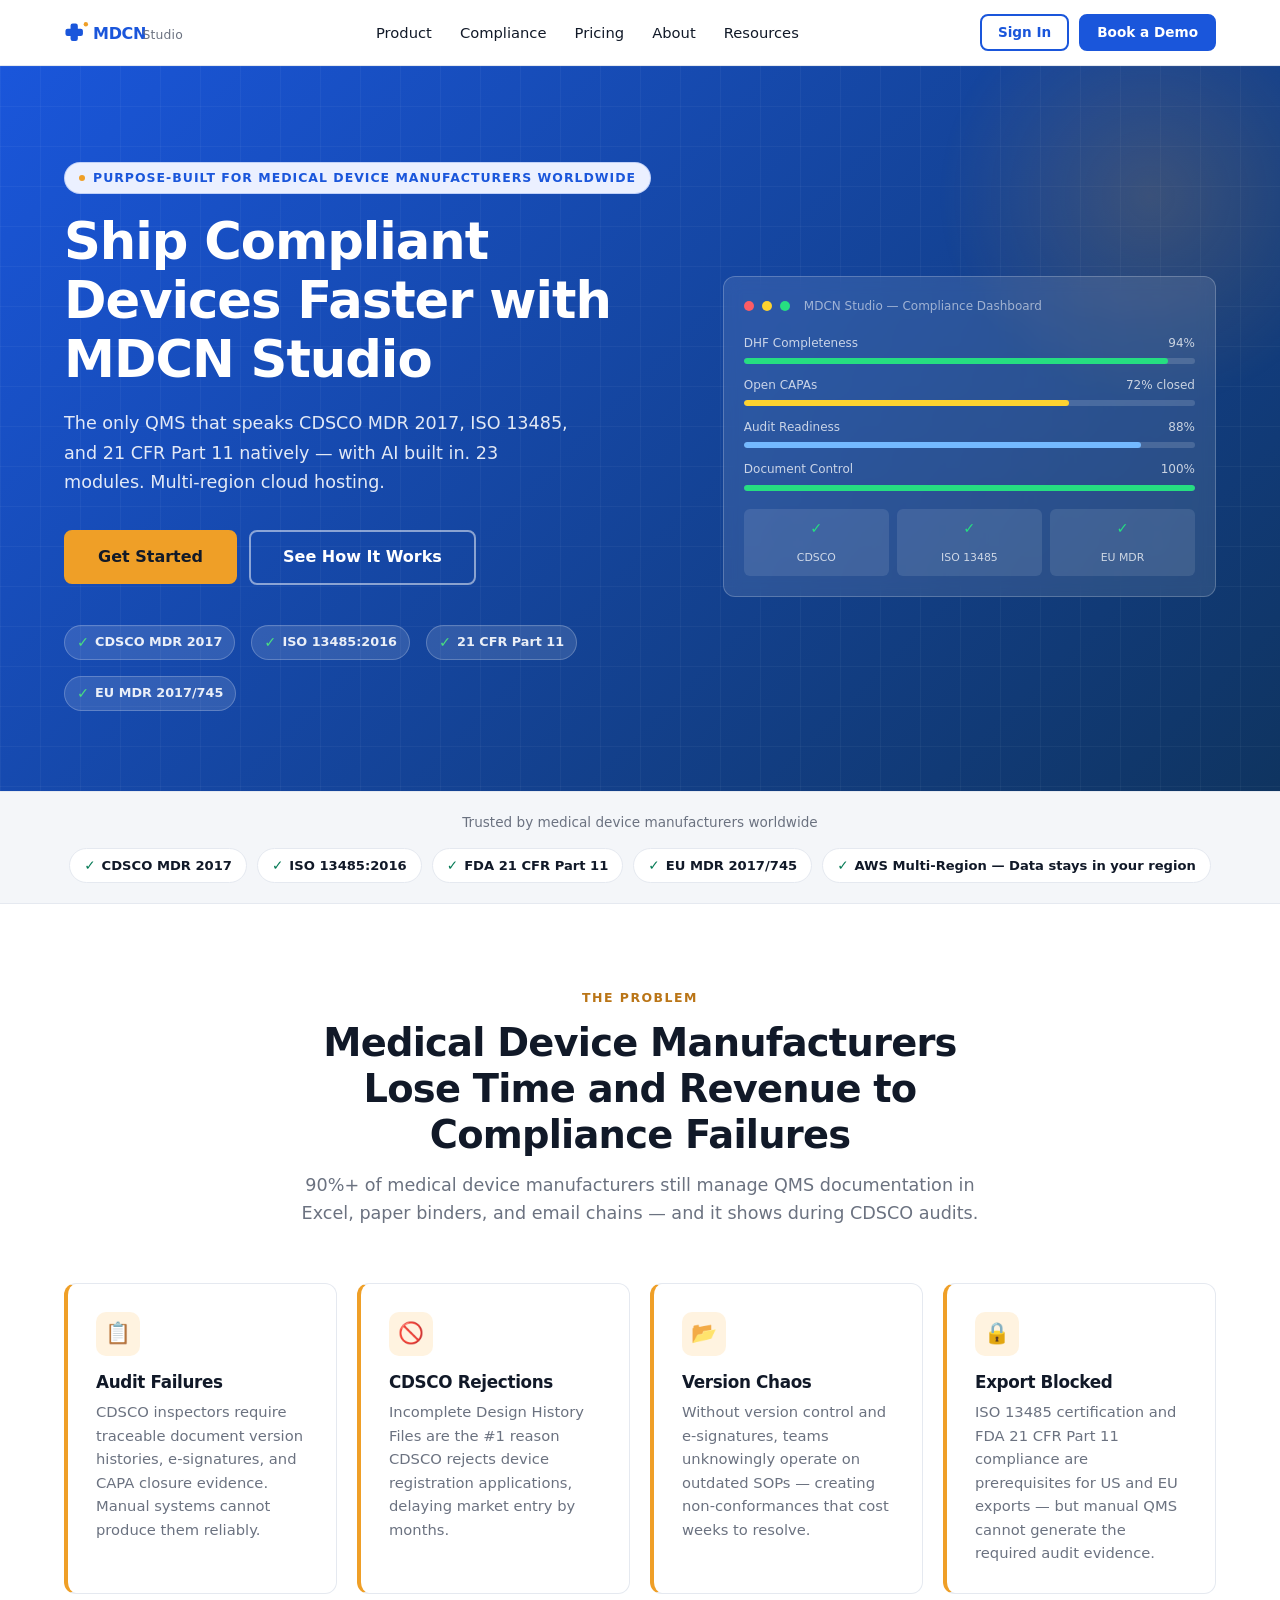
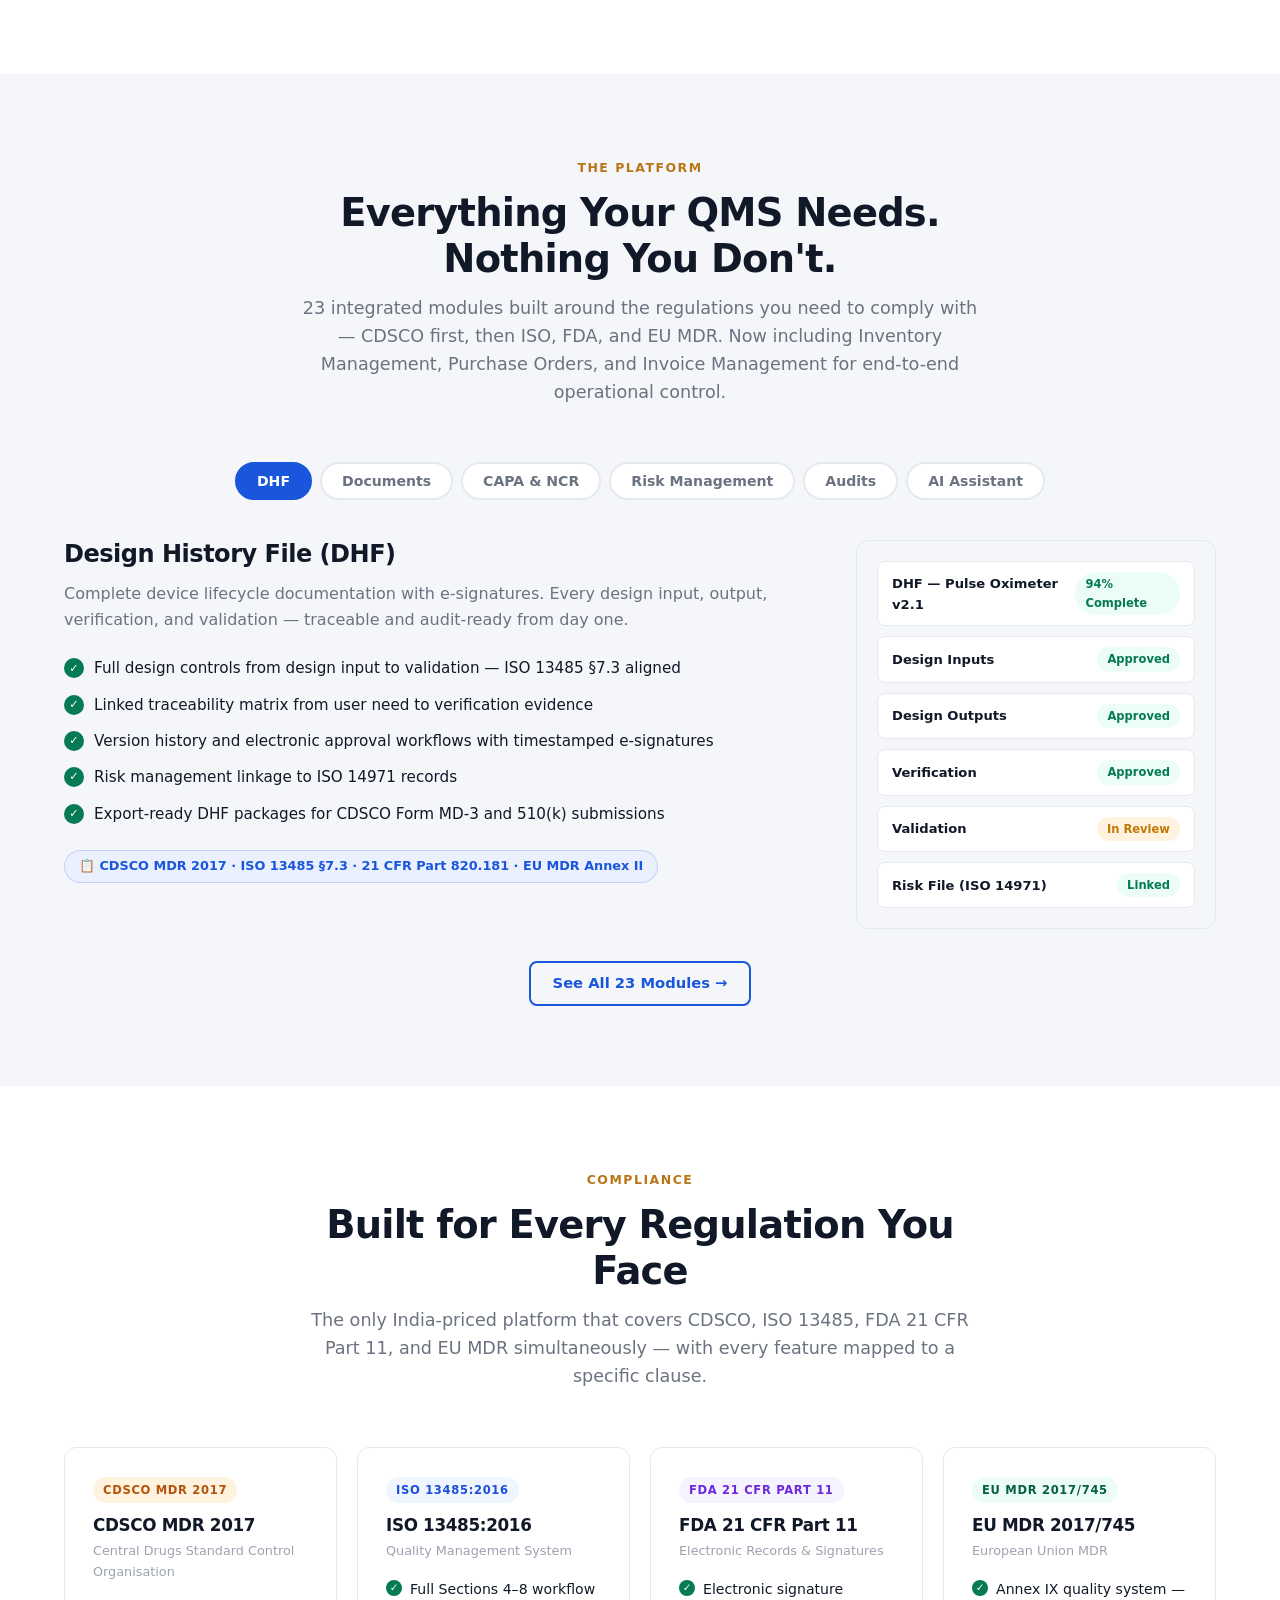
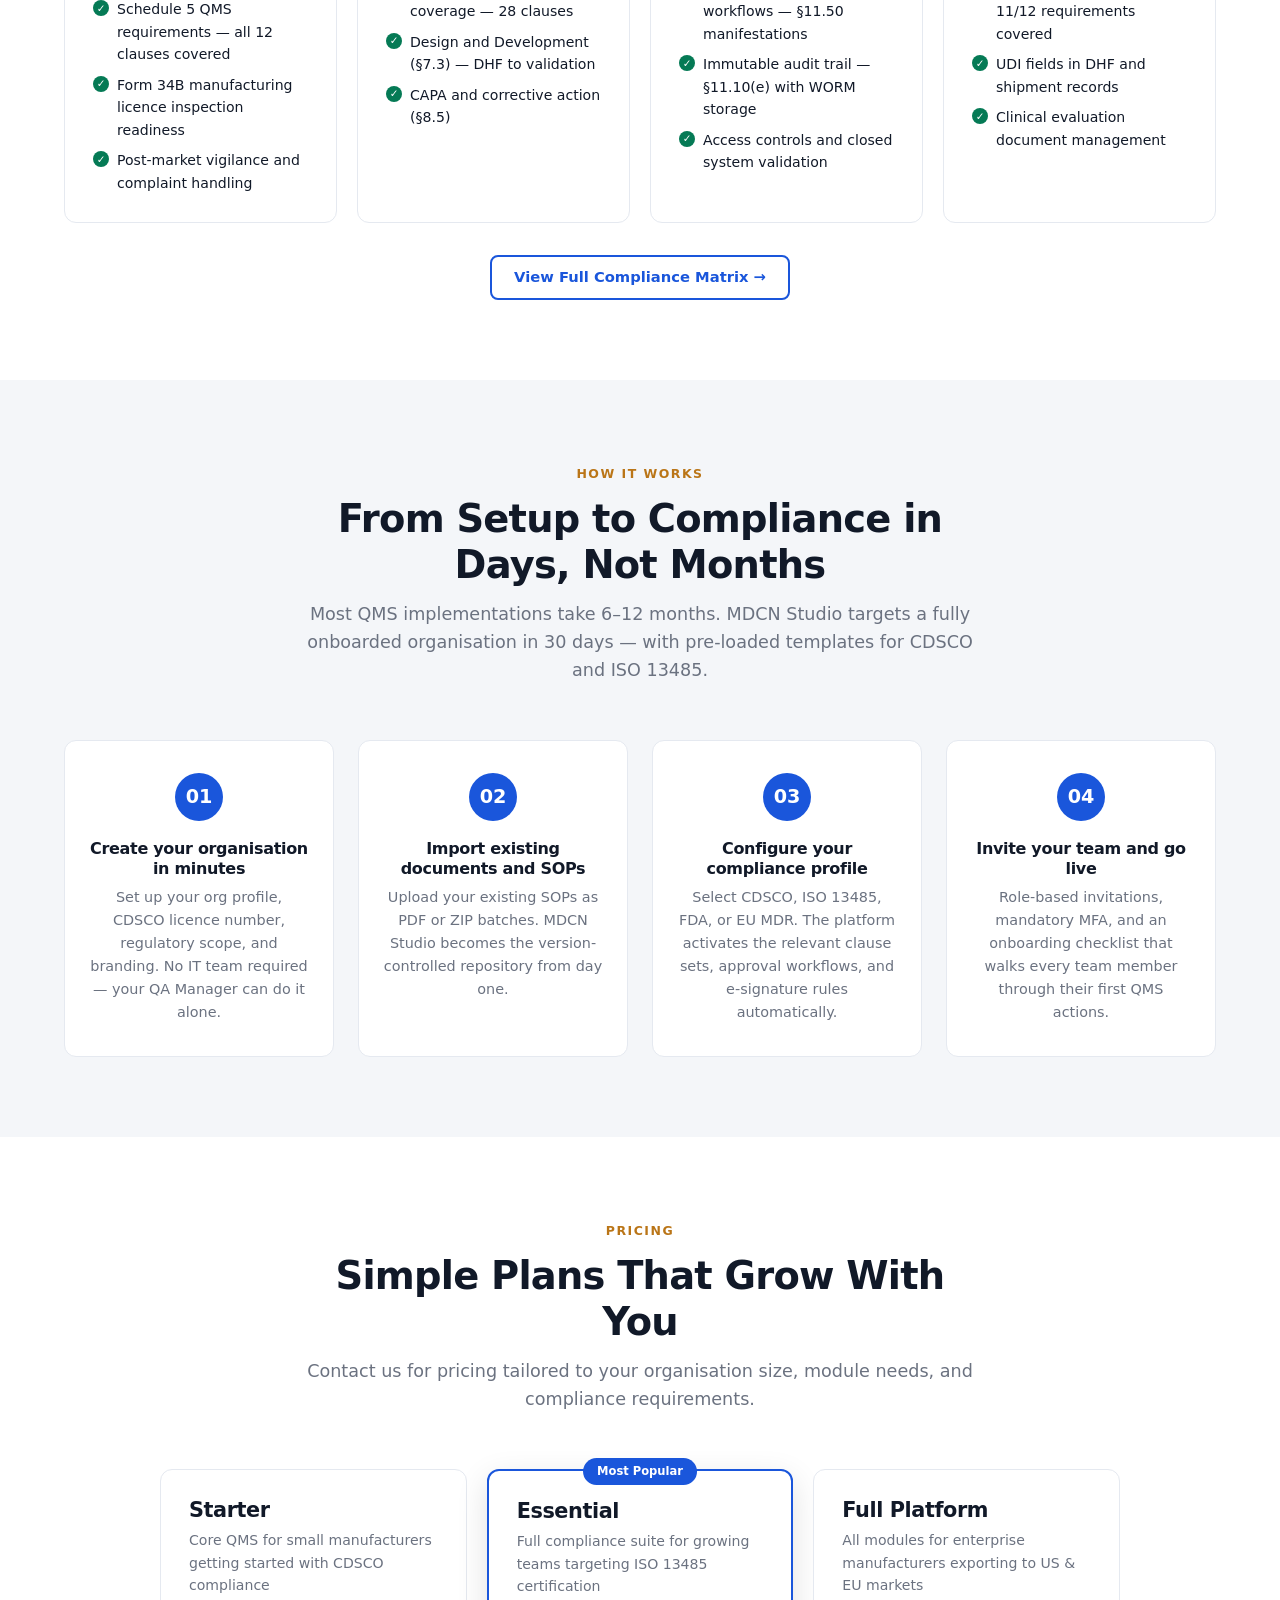
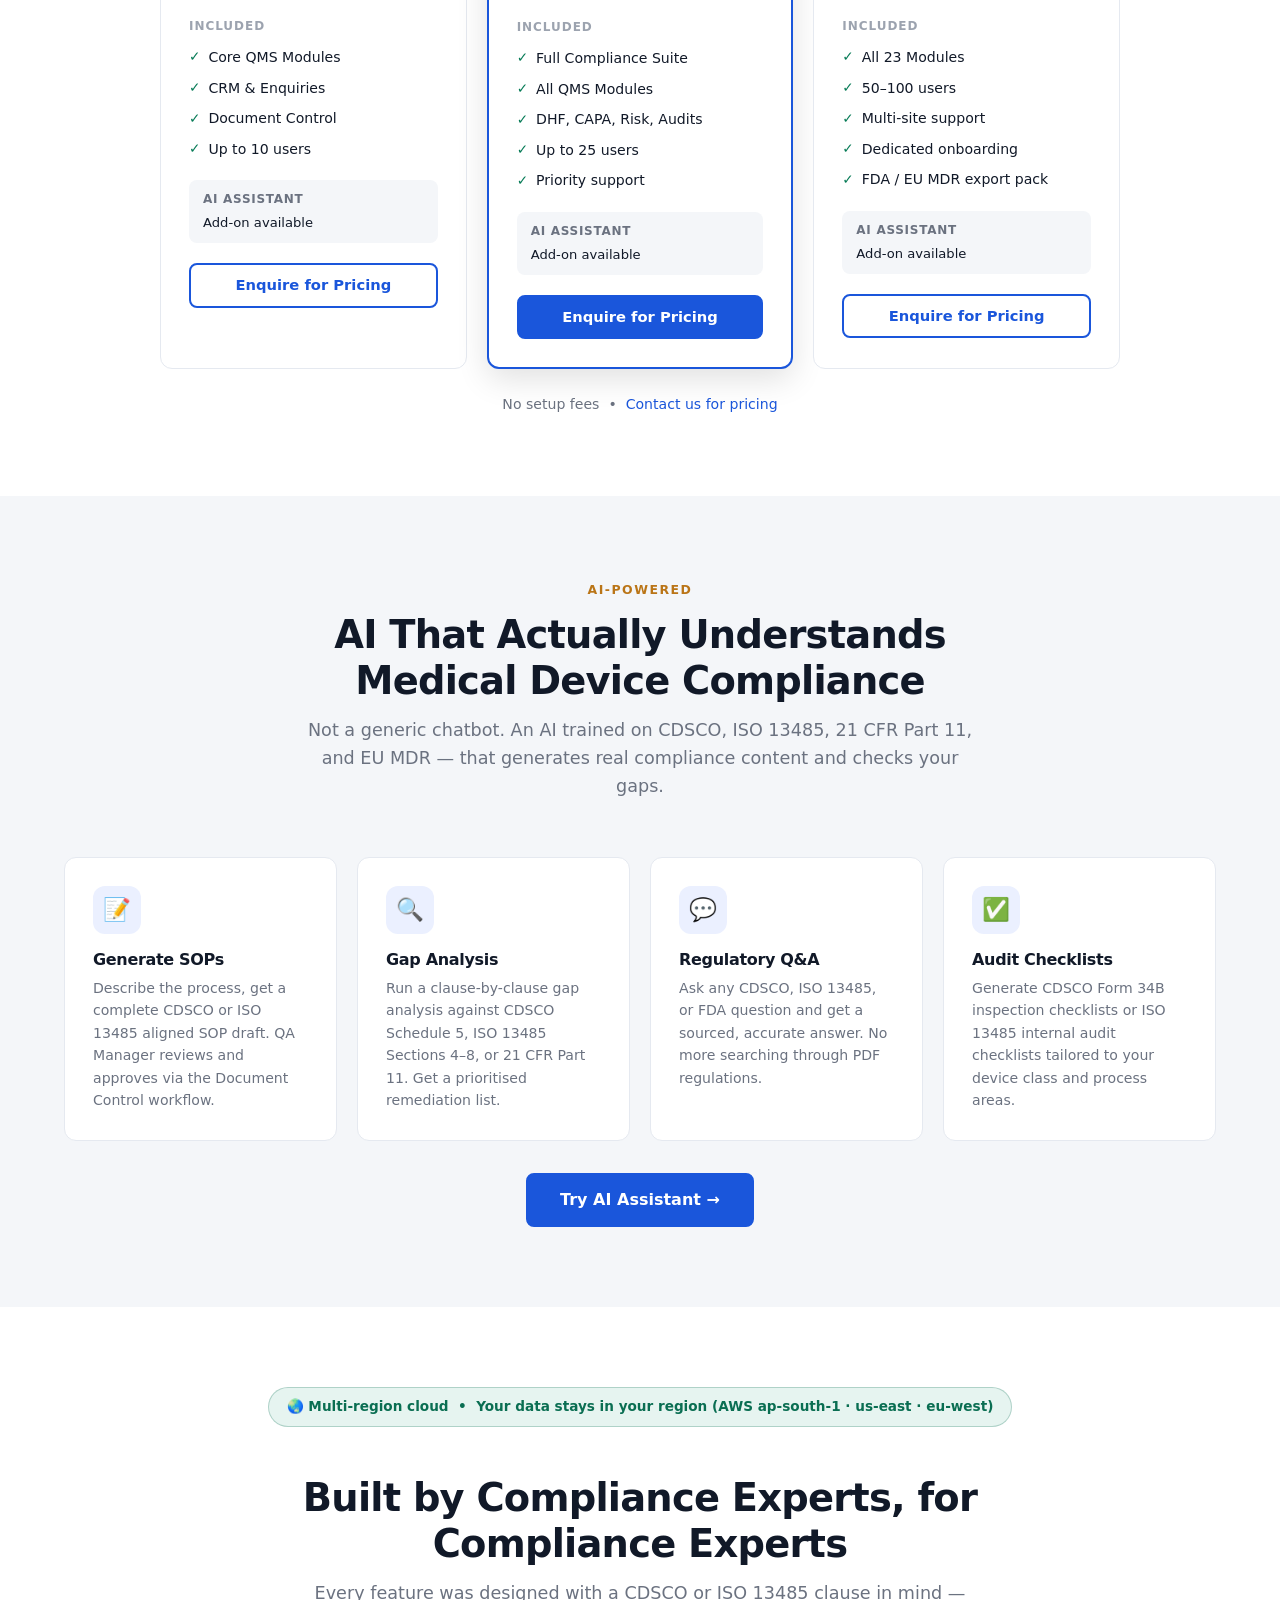
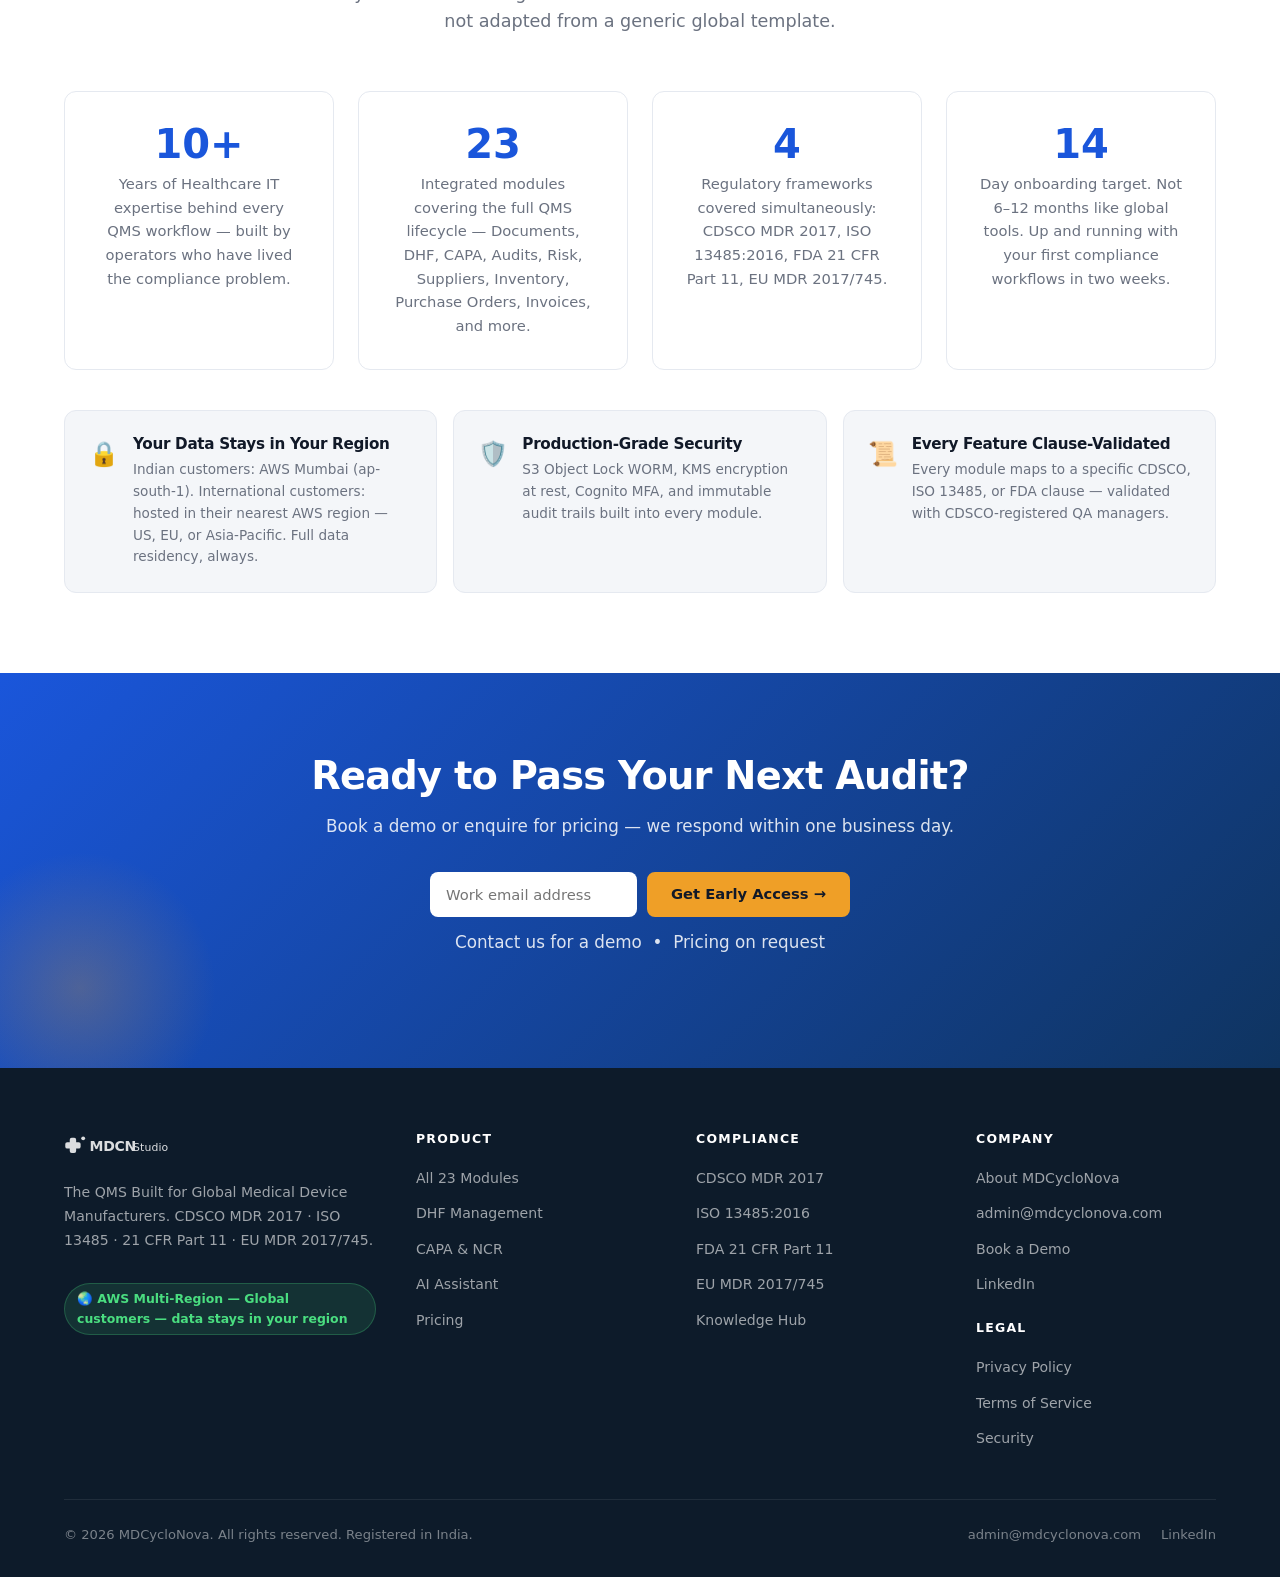
<file: index.html>
<!DOCTYPE html>
<html lang="en">
<head>
  <meta charset="UTF-8"/>
  <meta name="viewport" content="width=device-width, initial-scale=1.0"/>
  <title>MDCN Studio — The QMS Built for Global Medical Device Manufacturers</title>
  <meta name="description" content="MDCN Studio by MDCycloNova: a cloud-native QMS purpose-built for CDSCO MDR 2017, ISO 13485, FDA 21 CFR Part 11, and EU MDR. 23 modules. Multi-region cloud hosting."/>
  <meta name="keywords" content="CDSCO MDR 2017, ISO 13485, medical device QMS India, 21 CFR Part 11, MDCN Studio, MDCycloNova, medical device compliance software"/>
  <meta property="og:title" content="MDCN Studio — The QMS Built for Global Medical Device Manufacturers"/>
  <meta property="og:description" content="CDSCO MDR 2017 · ISO 13485 · 21 CFR Part 11 · EU MDR — all in one platform. Multi-region cloud. Data stays in your region."/>
  <meta property="og:type" content="website"/>
  <meta name="twitter:card" content="summary_large_image"/>
  <link rel="icon" type="image/svg+xml" href="data:image/svg+xml,%3Csvg xmlns='http://www.w3.org/2000/svg' viewBox='0 0 32 32'%3E%3Crect x='4' y='12' width='24' height='8' rx='2' fill='%231A56DB'/%3E%3Crect x='12' y='4' width='8' height='24' rx='2' fill='%231A56DB'/%3E%3C/svg%3E"/>
  <link rel="stylesheet" href="assets/style.css"/>
</head>
<body>

<!-- ============================================================
     NAVIGATION
     ============================================================ -->
<header class="navbar" id="navbar">
  <div class="nav-inner">
    <a href="index.html" class="logo" aria-label="MDCN Studio home">
      <img src="assets/mdcn-logo.svg" alt="MDCN Studio" class="logo-img"/>
    </a>
    <nav aria-label="Main navigation">
      <ul class="nav-links" id="navLinks">
        <li><a href="features.html">Product</a></li>
        <li><a href="compliance.html">Compliance</a></li>
        <li><a href="pricing.html">Pricing</a></li>
        <li><a href="about.html">About</a></li>
        <li><a href="resources.html">Resources</a></li>
      </ul>
    </nav>
    <div class="nav-cta-group">
      <a href="https://4rgdsiupne.ap-south-1.awsapprunner.com/login" class="btn btn-outline btn-sm">Sign In</a>
      <a href="mailto:admin@mdcyclonova.com?subject=Demo Request — MDCN Studio" class="btn btn-primary btn-sm">Book a Demo</a>
      <button class="nav-toggle" id="navToggle" aria-label="Toggle navigation" aria-expanded="false">
        <span></span><span></span><span></span>
      </button>
    </div>
  </div>
</header>

<!-- ============================================================
     HERO
     ============================================================ -->
<section class="hero" id="hero">
  <div class="container">
    <div class="hero-grid">
      <div class="hero-content">
        <div class="eyebrow">Purpose-Built for Medical Device Manufacturers Worldwide</div>
        <h1>Ship Compliant Devices Faster with MDCN Studio</h1>
        <p class="hero-sub">The only QMS that speaks CDSCO MDR 2017, ISO 13485, and 21 CFR Part 11 natively — with AI built in. 23 modules. Multi-region cloud hosting.</p>
        <div class="hero-actions">
          <a href="https://4rgdsiupne.ap-south-1.awsapprunner.com/login" class="btn btn-gold btn-lg">Get Started</a>
          <a href="#product" class="btn btn-ghost btn-lg">See How It Works</a>
        </div>
        <div class="hero-trust">
          <span class="trust-badge"><span class="check">✓</span> CDSCO MDR 2017</span>
          <span class="trust-badge"><span class="check">✓</span> ISO 13485:2016</span>
          <span class="trust-badge"><span class="check">✓</span> 21 CFR Part 11</span>
          <span class="trust-badge"><span class="check">✓</span> EU MDR 2017/745</span>
        </div>
      </div>

      <!-- Dashboard mockup -->
      <div class="hero-visual">
        <div class="dashboard-mock">
          <div class="mock-bar">
            <span class="mock-dot red"></span>
            <span class="mock-dot yellow"></span>
            <span class="mock-dot green"></span>
            <span class="mock-title">MDCN Studio — Compliance Dashboard</span>
          </div>
          <div class="mock-metrics">
            <div>
              <div class="mock-metric-label"><span>DHF Completeness</span><span>94%</span></div>
              <div class="mock-track"><div class="mock-fill green" style="width:94%"></div></div>
            </div>
            <div>
              <div class="mock-metric-label"><span>Open CAPAs</span><span>72% closed</span></div>
              <div class="mock-track"><div class="mock-fill yellow" style="width:72%"></div></div>
            </div>
            <div>
              <div class="mock-metric-label"><span>Audit Readiness</span><span>88%</span></div>
              <div class="mock-track"><div class="mock-fill blue" style="width:88%"></div></div>
            </div>
            <div>
              <div class="mock-metric-label"><span>Document Control</span><span>100%</span></div>
              <div class="mock-track"><div class="mock-fill green" style="width:100%"></div></div>
            </div>
          </div>
          <div class="mock-regs">
            <div class="mock-reg">
              <span class="mock-reg-check">✓</span>
              <span class="mock-reg-name">CDSCO</span>
            </div>
            <div class="mock-reg">
              <span class="mock-reg-check">✓</span>
              <span class="mock-reg-name">ISO 13485</span>
            </div>
            <div class="mock-reg">
              <span class="mock-reg-check">✓</span>
              <span class="mock-reg-name">EU MDR</span>
            </div>
          </div>
        </div>
      </div>
    </div>
  </div>
</section>

<!-- Social proof bar -->
<div class="proof-bar">
  <p>Trusted by medical device manufacturers worldwide</p>
  <div class="proof-badges">
    <span class="proof-badge"><span class="check-icon">✓</span> CDSCO MDR 2017</span>
    <span class="proof-badge"><span class="check-icon">✓</span> ISO 13485:2016</span>
    <span class="proof-badge"><span class="check-icon">✓</span> FDA 21 CFR Part 11</span>
    <span class="proof-badge"><span class="check-icon">✓</span> EU MDR 2017/745</span>
    <span class="proof-badge"><span class="check-icon">✓</span> AWS Multi-Region — Data stays in your region</span>
  </div>
</div>

<!-- ============================================================
     PROBLEM SECTION
     ============================================================ -->
<section>
  <div class="container">
    <div class="section-head">
      <span class="section-eyebrow">The Problem</span>
      <h2>Medical Device Manufacturers Lose Time and Revenue to Compliance Failures</h2>
      <p>90%+ of medical device manufacturers still manage QMS documentation in Excel, paper binders, and email chains — and it shows during CDSCO audits.</p>
    </div>
    <div class="problem-grid">
      <div class="problem-card">
        <div class="problem-icon">📋</div>
        <h3>Audit Failures</h3>
        <p>CDSCO inspectors require traceable document version histories, e-signatures, and CAPA closure evidence. Manual systems cannot produce them reliably.</p>
      </div>
      <div class="problem-card">
        <div class="problem-icon">🚫</div>
        <h3>CDSCO Rejections</h3>
        <p>Incomplete Design History Files are the #1 reason CDSCO rejects device registration applications, delaying market entry by months.</p>
      </div>
      <div class="problem-card">
        <div class="problem-icon">📂</div>
        <h3>Version Chaos</h3>
        <p>Without version control and e-signatures, teams unknowingly operate on outdated SOPs — creating non-conformances that cost weeks to resolve.</p>
      </div>
      <div class="problem-card">
        <div class="problem-icon">🔒</div>
        <h3>Export Blocked</h3>
        <p>ISO 13485 certification and FDA 21 CFR Part 11 compliance are prerequisites for US and EU exports — but manual QMS cannot generate the required audit evidence.</p>
      </div>
    </div>
  </div>
</section>

<!-- ============================================================
     PRODUCT SECTION
     ============================================================ -->
<section class="section-alt" id="product">
  <div class="container">
    <div class="section-head">
      <span class="section-eyebrow">The Platform</span>
      <h2>Everything Your QMS Needs. Nothing You Don't.</h2>
      <p>23 integrated modules built around the regulations you need to comply with — CDSCO first, then ISO, FDA, and EU MDR. Now including Inventory Management, Purchase Orders, and Invoice Management for end-to-end operational control.</p>
    </div>

    <div class="tab-nav" role="tablist">
      <button class="tab-btn active" onclick="switchTab('dhf', this)" role="tab" aria-selected="true">DHF</button>
      <button class="tab-btn" onclick="switchTab('documents', this)" role="tab">Documents</button>
      <button class="tab-btn" onclick="switchTab('capa', this)" role="tab">CAPA &amp; NCR</button>
      <button class="tab-btn" onclick="switchTab('risk', this)" role="tab">Risk Management</button>
      <button class="tab-btn" onclick="switchTab('audits', this)" role="tab">Audits</button>
      <button class="tab-btn" onclick="switchTab('ai', this)" role="tab">AI Assistant</button>
    </div>

    <!-- DHF Tab -->
    <div class="tab-panel active" id="tab-dhf">
      <div class="tab-content">
        <h3>Design History File (DHF)</h3>
        <p class="tab-desc">Complete device lifecycle documentation with e-signatures. Every design input, output, verification, and validation — traceable and audit-ready from day one.</p>
        <ul class="tab-features">
          <li>Full design controls from design input to validation — ISO 13485 §7.3 aligned</li>
          <li>Linked traceability matrix from user need to verification evidence</li>
          <li>Version history and electronic approval workflows with timestamped e-signatures</li>
          <li>Risk management linkage to ISO 14971 records</li>
          <li>Export-ready DHF packages for CDSCO Form MD-3 and 510(k) submissions</li>
        </ul>
        <span class="compliance-clause">📋 CDSCO MDR 2017 · ISO 13485 §7.3 · 21 CFR Part 820.181 · EU MDR Annex II</span>
      </div>
      <div class="tab-visual">
        <div class="tab-screen">
          <div class="screen-row"><span class="screen-label">DHF — Pulse Oximeter v2.1</span><span class="screen-badge badge-green">94% Complete</span></div>
          <div class="screen-row"><span class="screen-label">Design Inputs</span><span class="screen-badge badge-green">Approved</span></div>
          <div class="screen-row"><span class="screen-label">Design Outputs</span><span class="screen-badge badge-green">Approved</span></div>
          <div class="screen-row"><span class="screen-label">Verification</span><span class="screen-badge badge-green">Approved</span></div>
          <div class="screen-row"><span class="screen-label">Validation</span><span class="screen-badge badge-orange">In Review</span></div>
          <div class="screen-row"><span class="screen-label">Risk File (ISO 14971)</span><span class="screen-badge badge-green">Linked</span></div>
        </div>
      </div>
    </div>

    <!-- Documents Tab -->
    <div class="tab-panel" id="tab-documents">
      <div class="tab-content">
        <h3>Document Control &amp; SOPs</h3>
        <p class="tab-desc">Version-controlled SOPs, DCOs, and quality documents with multi-level approval workflows and 21 CFR Part 11 compliant e-signatures.</p>
        <ul class="tab-features">
          <li>Structured SOP authoring with templates and clause linking</li>
          <li>21 CFR Part 11 compliant electronic signatures — timestamped and tamper-evident</li>
          <li>Periodic review reminders and effective-date control</li>
          <li>Document Change Order (DCO) workflow with impact assessment</li>
          <li>CDSCO watermarks on document headers — inspection-ready by default</li>
        </ul>
        <span class="compliance-clause">📋 CDSCO Schedule 5 Para 2 · ISO 13485 §4.2.3 · 21 CFR Part 11 §11.50</span>
      </div>
      <div class="tab-visual">
        <div class="tab-screen">
          <div class="screen-row"><span class="screen-label">MDC-SOP-0042 — Sterile Packaging</span><span class="screen-badge badge-green">Effective</span></div>
          <div class="screen-row"><span class="screen-label">Rev 3.0 | Effective: 2026-01-15</span><span class="screen-badge badge-blue">CDSCO</span></div>
          <div class="screen-row"><span class="screen-label">Approver: QA Manager</span><span class="screen-badge badge-green">E-Signed</span></div>
          <div class="screen-row"><span class="screen-label">Next Review: 2027-01-15</span><span class="screen-badge badge-gray">12 months</span></div>
          <div class="screen-row"><span class="screen-label">Training required</span><span class="screen-badge badge-orange">3 pending</span></div>
        </div>
      </div>
    </div>

    <!-- CAPA Tab -->
    <div class="tab-panel" id="tab-capa">
      <div class="tab-content">
        <h3>CAPA &amp; NCR Management</h3>
        <p class="tab-desc">Corrective and preventive actions tracked from detection to verified closure. Non-conformances identified, investigated, and resolved with a full audit trail.</p>
        <ul class="tab-features">
          <li>8D methodology support — root cause through effectiveness verification</li>
          <li>Automatic CAPA creation from audit findings, NCRs, and customer complaints</li>
          <li>Due-date alerts and overdue escalation notifications</li>
          <li>Effectiveness review gate — CAPA cannot close without verification sign-off</li>
          <li>Regulatory reporting templates for CDSCO and EU MDR vigilance</li>
        </ul>
        <span class="compliance-clause">📋 CDSCO Schedule 5 Para 9 · ISO 13485 §8.5.2-3 · EU MDR Annex IX 2.11</span>
      </div>
      <div class="tab-visual">
        <div class="tab-screen">
          <div class="screen-row"><span class="screen-label">CAPA-2026-047</span><span class="screen-badge badge-orange">In Progress</span></div>
          <div class="screen-row"><span class="screen-label">Source: Audit Finding AF-2026-12</span><span class="screen-badge badge-blue">Linked</span></div>
          <div class="screen-row"><span class="screen-label">Root Cause: Process gap</span><span class="screen-badge badge-green">Analysed</span></div>
          <div class="screen-row"><span class="screen-label">Corrective Action</span><span class="screen-badge badge-green">Implemented</span></div>
          <div class="screen-row"><span class="screen-label">Effectiveness Review</span><span class="screen-badge badge-orange">Due 30 Jun</span></div>
        </div>
      </div>
    </div>

    <!-- Risk Tab -->
    <div class="tab-panel" id="tab-risk">
      <div class="tab-content">
        <h3>Risk Management</h3>
        <p class="tab-desc">ISO 14971-aligned risk register with severity/probability matrix and mitigation tracking. Linked to your DHF and post-market surveillance data.</p>
        <ul class="tab-features">
          <li>5×5 risk matrix — severity and probability scoring per ISO 14971:2019</li>
          <li>FMEA worksheets with failure mode, effect, and detection analysis</li>
          <li>Residual risk acceptability review with e-signature sign-off</li>
          <li>Linked to DHF, CAPA, and post-market surveillance records</li>
          <li>EU MDR risk classification fields for Annex IX requirements</li>
        </ul>
        <span class="compliance-clause">📋 ISO 14971:2019 · ISO 13485 §7.1 · EU MDR Annex IX 2.6</span>
      </div>
      <div class="tab-visual">
        <div class="tab-screen">
          <div class="screen-row"><span class="screen-label">RISK-2026-003 — Electrical hazard</span><span class="screen-badge badge-orange">High</span></div>
          <div class="screen-row"><span class="screen-label">Severity: 4 | Probability: 2</span><span class="screen-badge badge-blue">RPN: 8</span></div>
          <div class="screen-row"><span class="screen-label">Mitigation: Fuse + isolation</span><span class="screen-badge badge-green">Implemented</span></div>
          <div class="screen-row"><span class="screen-label">Residual Risk: Low</span><span class="screen-badge badge-green">Acceptable</span></div>
          <div class="screen-row"><span class="screen-label">RA Sign-off</span><span class="screen-badge badge-green">E-Signed</span></div>
        </div>
      </div>
    </div>

    <!-- Audits Tab -->
    <div class="tab-panel" id="tab-audits">
      <div class="tab-content">
        <h3>Audit Management</h3>
        <p class="tab-desc">Plan internal audits, host CDSCO and notified body inspections, and close out findings with full evidence capture in a single workspace.</p>
        <ul class="tab-features">
          <li>Internal audit scheduling with pre-loaded CDSCO and ISO 13485 checklists</li>
          <li>External audit hosting workflow — CDSCO Form 34B inspection-ready</li>
          <li>Finding categorisation and automatic CAPA linkage</li>
          <li>Real-time evidence packs pulled from DHF, Documents, and CAPA records</li>
          <li>Audit history dashboard for management review (ISO 13485 §5.6)</li>
        </ul>
        <span class="compliance-clause">📋 CDSCO Schedule 5 Para 10 · ISO 13485 §8.2.2 · 21 CFR Part 11 §11.10(j)</span>
      </div>
      <div class="tab-visual">
        <div class="tab-screen">
          <div class="screen-row"><span class="screen-label">Internal Audit Q2-2026</span><span class="screen-badge badge-orange">In Progress</span></div>
          <div class="screen-row"><span class="screen-label">Scope: Document Control</span><span class="screen-badge badge-blue">ISO 13485</span></div>
          <div class="screen-row"><span class="screen-label">Findings: 2 Minor, 0 Major</span><span class="screen-badge badge-orange">2 open</span></div>
          <div class="screen-row"><span class="screen-label">Evidence Pack</span><span class="screen-badge badge-green">Ready</span></div>
          <div class="screen-row"><span class="screen-label">CAPA Actions Created</span><span class="screen-badge badge-blue">Linked</span></div>
        </div>
      </div>
    </div>

    <!-- AI Tab -->
    <div class="tab-panel" id="tab-ai">
      <div class="tab-content">
        <h3>AI Assistant</h3>
        <p class="tab-desc">Generate SOPs, run compliance gap analyses, and get regulatory guidance instantly. AI that actually understands CDSCO and ISO 13485.</p>
        <ul class="tab-features">
          <li>Generate complete SOP drafts from a single prompt — ready for QA Manager review</li>
          <li>Compliance gap analysis against CDSCO, ISO 13485, or 21 CFR Part 11</li>
          <li>Regulatory Q&amp;A — ask any clause question, get a sourced answer</li>
          <li>AI-generated audit checklists tailored to your device class</li>
          <li>All AI output goes through the Document Control approval workflow before it becomes official</li>
        </ul>
        <span class="compliance-clause">📋 All regulations — AI-assisted compliance with human oversight</span>
      </div>
      <div class="tab-visual">
        <div class="tab-screen">
          <div class="screen-row"><span class="screen-label">AI Gap Analysis — ISO 13485</span><span class="screen-badge badge-green">Complete</span></div>
          <div class="screen-row"><span class="screen-label">Clauses Covered: 28/28</span><span class="screen-badge badge-green">100%</span></div>
          <div class="screen-row"><span class="screen-label">SOP Draft: MDC-SOP-0055</span><span class="screen-badge badge-orange">Awaiting Review</span></div>
          <div class="screen-row"><span class="screen-label">Regulatory Q&amp;A: §7.3</span><span class="screen-badge badge-green">Answered</span></div>
          <div class="screen-row"><span class="screen-label">Audit Checklist Generated</span><span class="screen-badge badge-blue">CDSCO Form 34B</span></div>
        </div>
      </div>
    </div>

    <div class="text-center mt-32">
      <a href="features.html" class="btn btn-outline">See All 23 Modules →</a>
    </div>
  </div>
</section>

<!-- ============================================================
     COMPLIANCE SECTION
     ============================================================ -->
<section>
  <div class="container">
    <div class="section-head">
      <span class="section-eyebrow">Compliance</span>
      <h2>Built for Every Regulation You Face</h2>
      <p>The only India-priced platform that covers CDSCO, ISO 13485, FDA 21 CFR Part 11, and EU MDR simultaneously — with every feature mapped to a specific clause.</p>
    </div>
    <div class="compliance-grid">
      <a href="compliance.html#cdsco" class="compliance-card" style="text-decoration:none;color:inherit;">
        <span class="reg-badge cdsco">CDSCO MDR 2017</span>
        <h3>CDSCO MDR 2017</h3>
        <p class="subtitle">Central Drugs Standard Control Organisation</p>
        <ul>
          <li>Schedule 5 QMS requirements — all 12 clauses covered</li>
          <li>Form 34B manufacturing licence inspection readiness</li>
          <li>Post-market vigilance and complaint handling</li>
        </ul>
      </a>
      <a href="compliance.html#iso" class="compliance-card" style="text-decoration:none;color:inherit;">
        <span class="reg-badge iso">ISO 13485:2016</span>
        <h3>ISO 13485:2016</h3>
        <p class="subtitle">Quality Management System</p>
        <ul>
          <li>Full Sections 4–8 workflow coverage — 28 clauses</li>
          <li>Design and Development (§7.3) — DHF to validation</li>
          <li>CAPA and corrective action (§8.5)</li>
        </ul>
      </a>
      <a href="compliance.html#cfr" class="compliance-card" style="text-decoration:none;color:inherit;">
        <span class="reg-badge cfr">FDA 21 CFR Part 11</span>
        <h3>FDA 21 CFR Part 11</h3>
        <p class="subtitle">Electronic Records &amp; Signatures</p>
        <ul>
          <li>Electronic signature workflows — §11.50 manifestations</li>
          <li>Immutable audit trail — §11.10(e) with WORM storage</li>
          <li>Access controls and closed system validation</li>
        </ul>
      </a>
      <a href="compliance.html#eumdr" class="compliance-card" style="text-decoration:none;color:inherit;">
        <span class="reg-badge eumdr">EU MDR 2017/745</span>
        <h3>EU MDR 2017/745</h3>
        <p class="subtitle">European Union MDR</p>
        <ul>
          <li>Annex IX quality system — 11/12 requirements covered</li>
          <li>UDI fields in DHF and shipment records</li>
          <li>Clinical evaluation document management</li>
        </ul>
      </a>
    </div>
    <div class="text-center mt-32">
      <a href="compliance.html" class="btn btn-outline">View Full Compliance Matrix →</a>
    </div>
  </div>
</section>

<!-- ============================================================
     HOW IT WORKS
     ============================================================ -->
<section class="section-alt">
  <div class="container">
    <div class="section-head">
      <span class="section-eyebrow">How It Works</span>
      <h2>From Setup to Compliance in Days, Not Months</h2>
      <p>Most QMS implementations take 6–12 months. MDCN Studio targets a fully onboarded organisation in 30 days — with pre-loaded templates for CDSCO and ISO 13485.</p>
    </div>
    <div class="steps-grid">
      <div class="step-card">
        <div class="step-num">01</div>
        <h3>Create your organisation in minutes</h3>
        <p>Set up your org profile, CDSCO licence number, regulatory scope, and branding. No IT team required — your QA Manager can do it alone.</p>
      </div>
      <div class="step-card">
        <div class="step-num">02</div>
        <h3>Import existing documents and SOPs</h3>
        <p>Upload your existing SOPs as PDF or ZIP batches. MDCN Studio becomes the version-controlled repository from day one.</p>
      </div>
      <div class="step-card">
        <div class="step-num">03</div>
        <h3>Configure your compliance profile</h3>
        <p>Select CDSCO, ISO 13485, FDA, or EU MDR. The platform activates the relevant clause sets, approval workflows, and e-signature rules automatically.</p>
      </div>
      <div class="step-card">
        <div class="step-num">04</div>
        <h3>Invite your team and go live</h3>
        <p>Role-based invitations, mandatory MFA, and an onboarding checklist that walks every team member through their first QMS actions.</p>
      </div>
    </div>
  </div>
</section>

<!-- ============================================================
     PRICING SECTION
     ============================================================ -->
<section id="pricing">
  <div class="container">
    <div class="section-head">
      <span class="section-eyebrow">Pricing</span>
      <h2>Simple Plans That Grow With You</h2>
      <p>Contact us for pricing tailored to your organisation size, module needs, and compliance requirements.</p>
    </div>
    <div class="pricing-grid">
      <!-- Starter -->
      <div class="pricing-card">
        <h3>Starter</h3>
        <p class="tier-desc">Core QMS for small manufacturers getting started with CDSCO compliance</p>
        <div class="tier-includes">
          <p>Included</p>
          <ul>
            <li><span class="chk">✓</span> Core QMS Modules</li>
            <li><span class="chk">✓</span> CRM &amp; Enquiries</li>
            <li><span class="chk">✓</span> Document Control</li>
            <li><span class="chk">✓</span> Up to 10 users</li>
          </ul>
        </div>
        <div class="ai-addon"><strong>AI Assistant</strong>Add-on available</div>
        <a href="mailto:admin@mdcyclonova.com?subject=Pricing Enquiry — Starter Plan" class="btn btn-outline" style="width:100%;justify-content:center;">Enquire for Pricing</a>
      </div>
      <!-- Essential -->
      <div class="pricing-card popular">
        <div class="popular-tag">Most Popular</div>
        <h3>Essential</h3>
        <p class="tier-desc">Full compliance suite for growing teams targeting ISO 13485 certification</p>
        <div class="tier-includes">
          <p>Included</p>
          <ul>
            <li><span class="chk">✓</span> Full Compliance Suite</li>
            <li><span class="chk">✓</span> All QMS Modules</li>
            <li><span class="chk">✓</span> DHF, CAPA, Risk, Audits</li>
            <li><span class="chk">✓</span> Up to 25 users</li>
            <li><span class="chk">✓</span> Priority support</li>
          </ul>
        </div>
        <div class="ai-addon"><strong>AI Assistant</strong>Add-on available</div>
        <a href="mailto:admin@mdcyclonova.com?subject=Pricing Enquiry — Essential Plan" class="btn btn-primary" style="width:100%;justify-content:center;">Enquire for Pricing</a>
      </div>
      <!-- Full Platform -->
      <div class="pricing-card">
        <h3>Full Platform</h3>
        <p class="tier-desc">All modules for enterprise manufacturers exporting to US &amp; EU markets</p>
        <div class="tier-includes">
          <p>Included</p>
          <ul>
            <li><span class="chk">✓</span> All 23 Modules</li>
            <li><span class="chk">✓</span> 50–100 users</li>
            <li><span class="chk">✓</span> Multi-site support</li>
            <li><span class="chk">✓</span> Dedicated onboarding</li>
            <li><span class="chk">✓</span> FDA / EU MDR export pack</li>
          </ul>
        </div>
        <div class="ai-addon"><strong>AI Assistant</strong>Add-on available</div>
        <a href="mailto:admin@mdcyclonova.com?subject=Pricing Enquiry — Full Platform" class="btn btn-outline" style="width:100%;justify-content:center;">Enquire for Pricing</a>
      </div>
    </div>
    <p class="text-center mt-24" style="font-size:0.88rem;color:var(--text-2);">
      No setup fees &nbsp;•&nbsp; <a href="mailto:admin@mdcyclonova.com">Contact us for pricing</a>
    </p>
  </div>
</section>

<!-- ============================================================
     AI ASSISTANT SECTION
     ============================================================ -->
<section class="section-alt">
  <div class="container">
    <div class="section-head">
      <span class="section-eyebrow">AI-Powered</span>
      <h2>AI That Actually Understands Medical Device Compliance</h2>
      <p>Not a generic chatbot. An AI trained on CDSCO, ISO 13485, 21 CFR Part 11, and EU MDR — that generates real compliance content and checks your gaps.</p>
    </div>
    <div class="ai-grid">
      <div class="ai-card">
        <div class="ai-icon">📝</div>
        <h3>Generate SOPs</h3>
        <p>Describe the process, get a complete CDSCO or ISO 13485 aligned SOP draft. QA Manager reviews and approves via the Document Control workflow.</p>
      </div>
      <div class="ai-card">
        <div class="ai-icon">🔍</div>
        <h3>Gap Analysis</h3>
        <p>Run a clause-by-clause gap analysis against CDSCO Schedule 5, ISO 13485 Sections 4–8, or 21 CFR Part 11. Get a prioritised remediation list.</p>
      </div>
      <div class="ai-card">
        <div class="ai-icon">💬</div>
        <h3>Regulatory Q&amp;A</h3>
        <p>Ask any CDSCO, ISO 13485, or FDA question and get a sourced, accurate answer. No more searching through PDF regulations.</p>
      </div>
      <div class="ai-card">
        <div class="ai-icon">✅</div>
        <h3>Audit Checklists</h3>
        <p>Generate CDSCO Form 34B inspection checklists or ISO 13485 internal audit checklists tailored to your device class and process areas.</p>
      </div>
    </div>
    <div class="text-center mt-32">
      <a href="https://4rgdsiupne.ap-south-1.awsapprunner.com/login" class="btn btn-primary btn-lg">Try AI Assistant →</a>
    </div>
  </div>
</section>

<!-- ============================================================
     TRUST SECTION
     ============================================================ -->
<section>
  <div class="container">
    <div class="india-badge">🌏 Multi-region cloud &nbsp;•&nbsp; Your data stays in your region (AWS ap-south-1 · us-east · eu-west)</div>
    <div class="section-head">
      <h2>Built by Compliance Experts, for Compliance Experts</h2>
      <p>Every feature was designed with a CDSCO or ISO 13485 clause in mind — not adapted from a generic global template.</p>
    </div>
    <div class="trust-grid">
      <div class="trust-card">
        <div class="trust-num">10+</div>
        <p>Years of Healthcare IT expertise behind every QMS workflow — built by operators who have lived the compliance problem.</p>
      </div>
      <div class="trust-card">
        <div class="trust-num">23</div>
        <p>Integrated modules covering the full QMS lifecycle — Documents, DHF, CAPA, Audits, Risk, Suppliers, Inventory, Purchase Orders, Invoices, and more.</p>
      </div>
      <div class="trust-card">
        <div class="trust-num">4</div>
        <p>Regulatory frameworks covered simultaneously: CDSCO MDR 2017, ISO 13485:2016, FDA 21 CFR Part 11, EU MDR 2017/745.</p>
      </div>
      <div class="trust-card">
        <div class="trust-num">14</div>
        <p>Day onboarding target. Not 6–12 months like global tools. Up and running with your first compliance workflows in two weeks.</p>
      </div>
    </div>

    <div style="margin-top:40px;display:grid;grid-template-columns:repeat(auto-fit,minmax(280px,1fr));gap:16px;">
      <div style="background:var(--bg);border:1px solid var(--border);border-radius:var(--radius-md);padding:24px;display:flex;align-items:flex-start;gap:14px;">
        <div style="font-size:1.5rem;flex-shrink:0;">🔒</div>
        <div>
          <h4 style="font-size:0.95rem;margin-bottom:6px;">Your Data Stays in Your Region</h4>
          <p style="font-size:0.85rem;color:var(--text-2);margin:0;">Indian customers: AWS Mumbai (ap-south-1). International customers: hosted in their nearest AWS region — US, EU, or Asia-Pacific. Full data residency, always.</p>
        </div>
      </div>
      <div style="background:var(--bg);border:1px solid var(--border);border-radius:var(--radius-md);padding:24px;display:flex;align-items:flex-start;gap:14px;">
        <div style="font-size:1.5rem;flex-shrink:0;">🛡️</div>
        <div>
          <h4 style="font-size:0.95rem;margin-bottom:6px;">Production-Grade Security</h4>
          <p style="font-size:0.85rem;color:var(--text-2);margin:0;">S3 Object Lock WORM, KMS encryption at rest, Cognito MFA, and immutable audit trails built into every module.</p>
        </div>
      </div>
      <div style="background:var(--bg);border:1px solid var(--border);border-radius:var(--radius-md);padding:24px;display:flex;align-items:flex-start;gap:14px;">
        <div style="font-size:1.5rem;flex-shrink:0;">📜</div>
        <div>
          <h4 style="font-size:0.95rem;margin-bottom:6px;">Every Feature Clause-Validated</h4>
          <p style="font-size:0.85rem;color:var(--text-2);margin:0;">Every module maps to a specific CDSCO, ISO 13485, or FDA clause — validated with CDSCO-registered QA managers.</p>
        </div>
      </div>
    </div>
  </div>
</section>

<!-- ============================================================
     CTA SECTION
     ============================================================ -->
<section class="cta-banner">
  <div class="container">
    <h2>Ready to Pass Your Next Audit?</h2>
    <p>Book a demo or enquire for pricing — we respond within one business day.</p>
    <form class="email-form" onsubmit="handleEmailCta(event)">
      <input type="email" placeholder="Work email address" required aria-label="Work email"/>
      <button type="submit" class="btn btn-gold">Get Early Access →</button>
    </form>
    <p class="email-note">Contact us for a demo &nbsp;•&nbsp; Pricing on request</p>
  </div>
</section>

<!-- ============================================================
     FOOTER
     ============================================================ -->
<footer class="footer">
  <div class="container">
    <div class="footer-grid">
      <div class="footer-brand">
        <a href="index.html" class="logo footer-logo" aria-label="MDCN Studio">
          <img src="assets/mdcn-logo.svg" alt="MDCN Studio" style="height:28px;filter:brightness(0) invert(1);opacity:0.85;"/>
        </a>
        <p>The QMS Built for Global Medical Device Manufacturers. CDSCO MDR 2017 · ISO 13485 · 21 CFR Part 11 · EU MDR 2017/745.</p>
        <div class="footer-india-note">🌏 AWS Multi-Region — Global customers — data stays in your region</div>
      </div>
      <div class="footer-col">
        <h4>Product</h4>
        <ul>
          <li><a href="features.html">All 23 Modules</a></li>
          <li><a href="features.html#dhf">DHF Management</a></li>
          <li><a href="features.html#capa">CAPA &amp; NCR</a></li>
          <li><a href="features.html#ai">AI Assistant</a></li>
          <li><a href="pricing.html">Pricing</a></li>
        </ul>
      </div>
      <div class="footer-col">
        <h4>Compliance</h4>
        <ul>
          <li><a href="compliance.html#cdsco">CDSCO MDR 2017</a></li>
          <li><a href="compliance.html#iso">ISO 13485:2016</a></li>
          <li><a href="compliance.html#cfr">FDA 21 CFR Part 11</a></li>
          <li><a href="compliance.html#eumdr">EU MDR 2017/745</a></li>
          <li><a href="resources.html">Knowledge Hub</a></li>
        </ul>
      </div>
      <div class="footer-col">
        <h4>Company</h4>
        <ul>
          <li><a href="about.html">About MDCycloNova</a></li>
          <li><a href="mailto:admin@mdcyclonova.com">admin@mdcyclonova.com</a></li>
          <li><a href="mailto:admin@mdcyclonova.com?subject=Demo Request">Book a Demo</a></li>
          <li><a href="https://linkedin.com/company/mdcyclonova" target="_blank" rel="noopener">LinkedIn</a></li>
        </ul>
        <h4 style="margin-top:24px;">Legal</h4>
        <ul>
          <li><a href="#" onclick="return false;">Privacy Policy</a></li>
          <li><a href="#" onclick="return false;">Terms of Service</a></li>
          <li><a href="#" onclick="return false;">Security</a></li>
        </ul>
      </div>
    </div>
    <div class="footer-bottom">
      <span>© 2026 MDCycloNova. All rights reserved. Registered in India.</span>
      <div class="footer-bottom-links">
        <a href="mailto:admin@mdcyclonova.com">admin@mdcyclonova.com</a>
        <a href="https://linkedin.com/company/mdcyclonova" target="_blank" rel="noopener">LinkedIn</a>
      </div>
    </div>
  </div>
</footer>

<script>
  // Hamburger menu
  const toggle = document.getElementById('navToggle');
  const navLinks = document.getElementById('navLinks');
  toggle.addEventListener('click', () => {
    const open = navLinks.classList.toggle('open');
    toggle.setAttribute('aria-expanded', open);
  });

  // Navbar scroll blur (already handled by CSS backdrop-filter)

  // Product tabs
  function switchTab(id, btn) {
    document.querySelectorAll('.tab-panel').forEach(p => p.classList.remove('active'));
    document.querySelectorAll('.tab-btn').forEach(b => { b.classList.remove('active'); b.setAttribute('aria-selected','false'); });
    document.getElementById('tab-' + id).classList.add('active');
    btn.classList.add('active');
    btn.setAttribute('aria-selected','true');
  }

  // Email CTA → mailto
  function handleEmailCta(e) {
    e.preventDefault();
    const email = e.target.querySelector('input[type="email"]').value;
    window.location.href = 'mailto:admin@mdcyclonova.com?subject=Early Access Requ
</file>
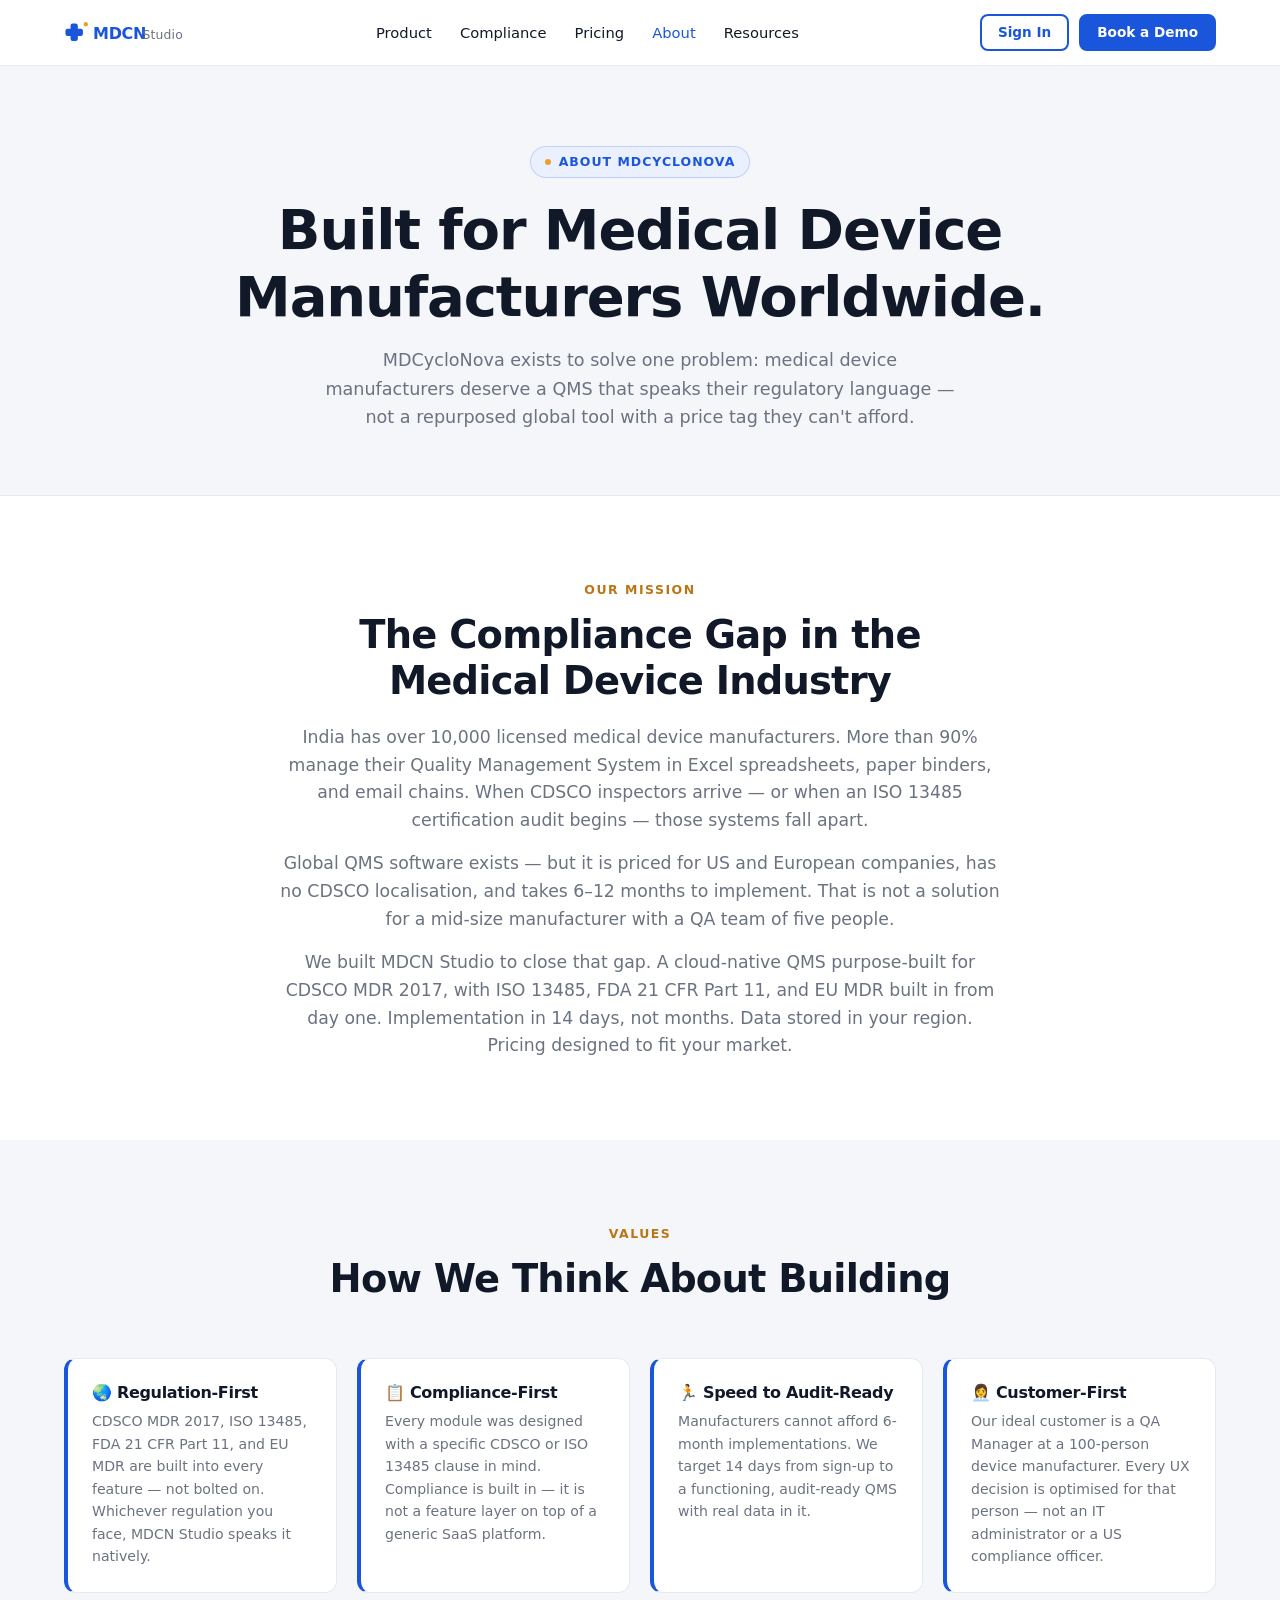
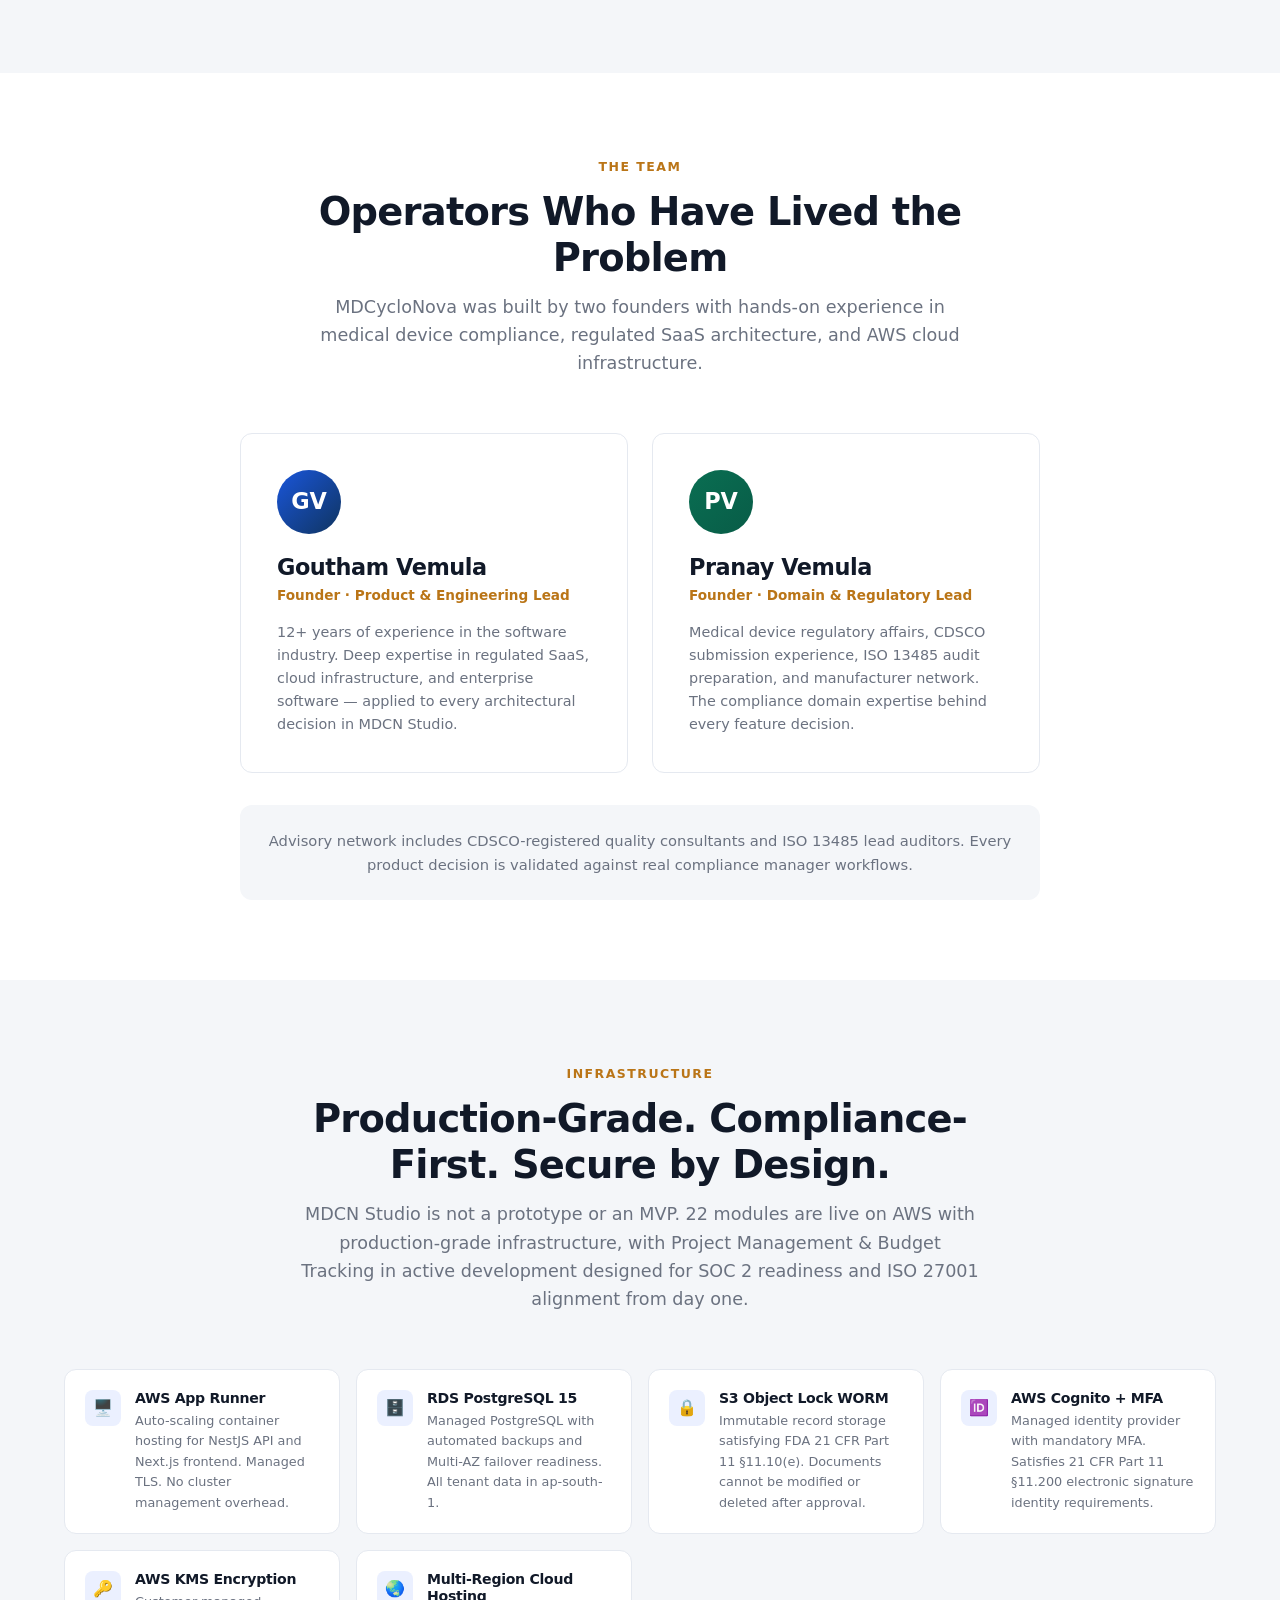
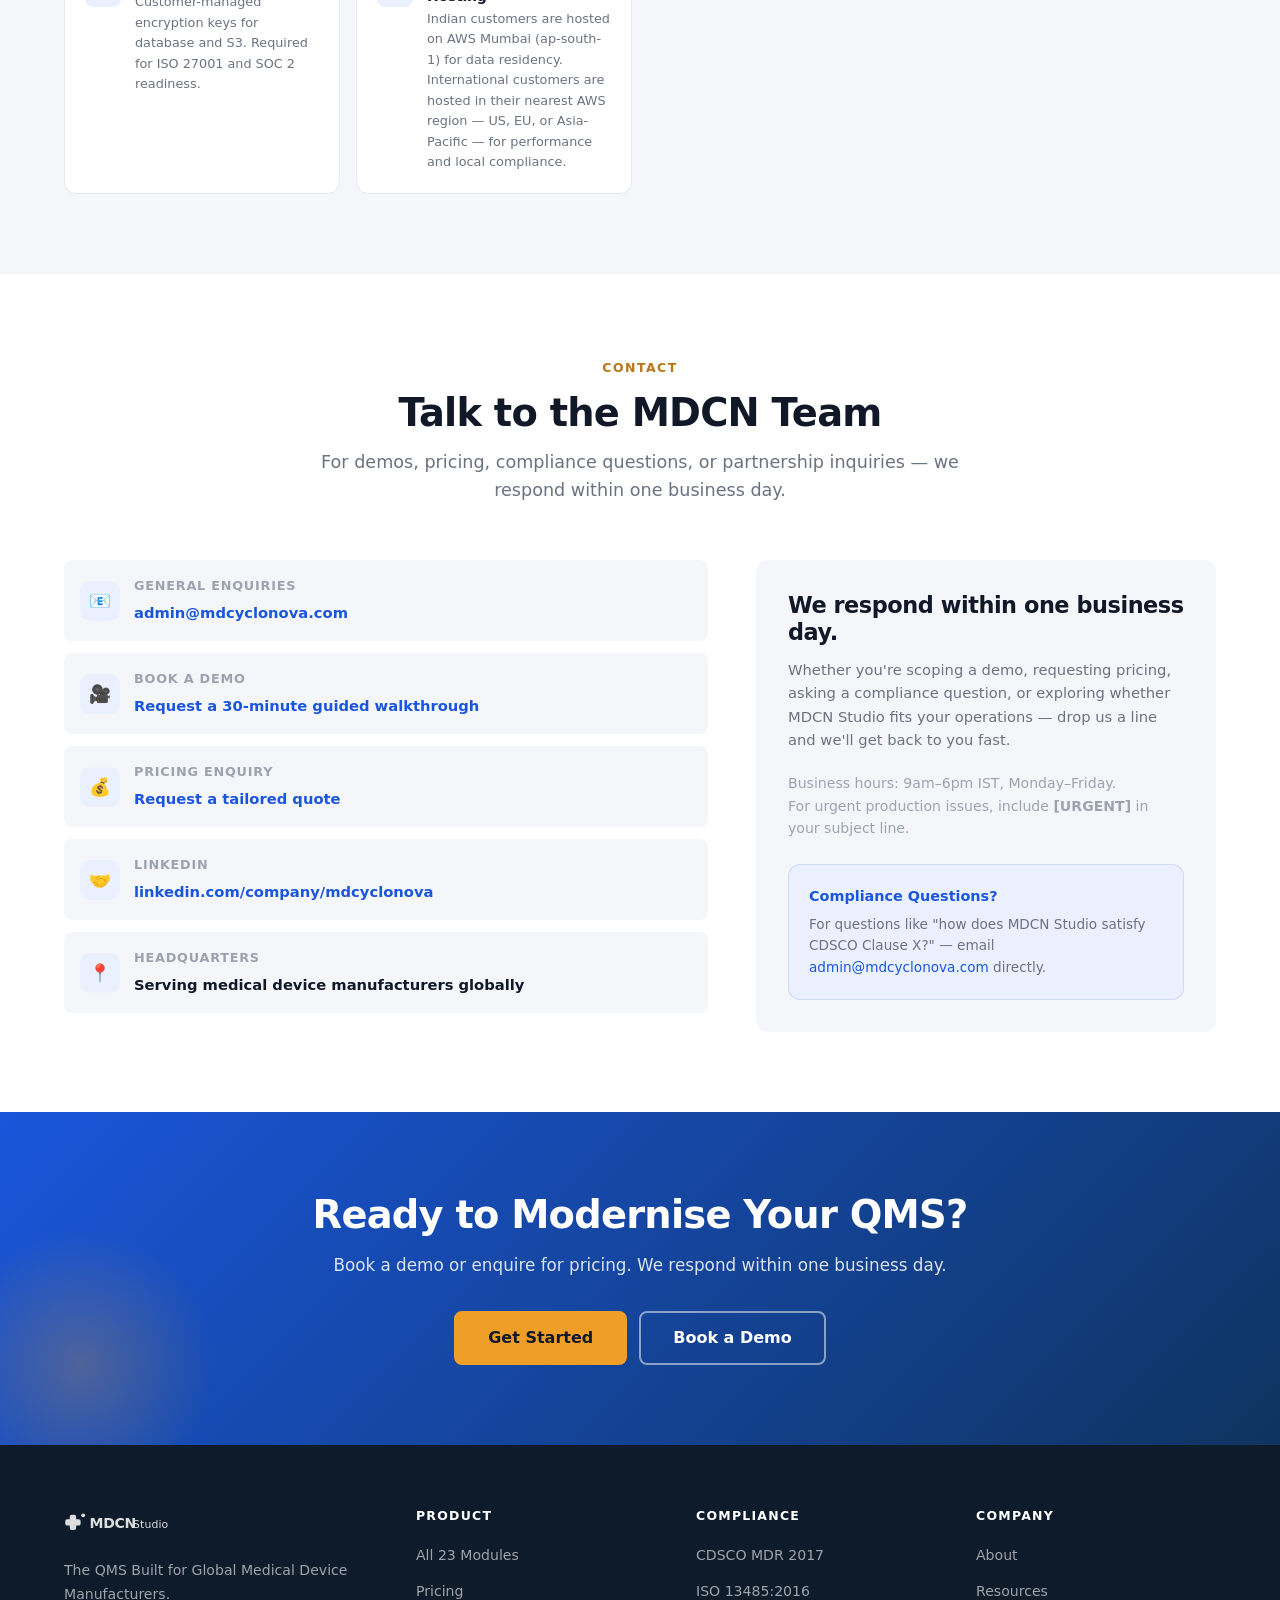
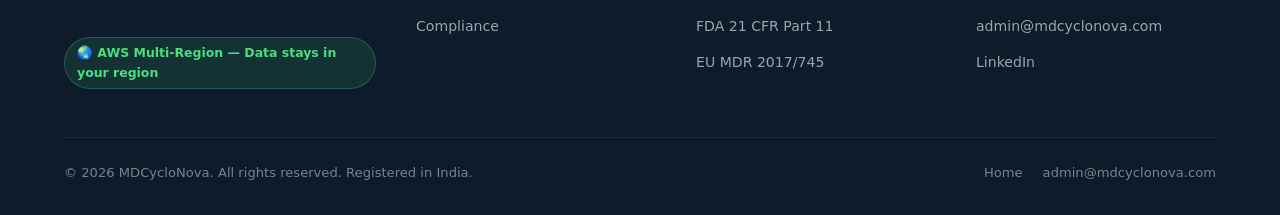
<file: about.html>
<!DOCTYPE html>
<html lang="en">
<head>
  <meta charset="UTF-8"/>
  <meta name="viewport" content="width=device-width, initial-scale=1.0"/>
  <title>About — MDCN Studio | Built for Global Medical Device Manufacturers</title>
  <meta name="description" content="MDCycloNova builds MDCN Studio — the compliance operating system for medical device manufacturers worldwide. CDSCO, ISO 13485, FDA, EU MDR. Contact admin@mdcyclonova.com."/>
  <link rel="icon" type="image/svg+xml" href="data:image/svg+xml,%3Csvg xmlns='http://www.w3.org/2000/svg' viewBox='0 0 32 32'%3E%3Crect x='4' y='12' width='24' height='8' rx='2' fill='%231A56DB'/%3E%3Crect x='12' y='4' width='8' height='24' rx='2' fill='%231A56DB'/%3E%3C/svg%3E"/>
  <link rel="stylesheet" href="assets/style.css"/>
</head>
<body>

<header class="navbar" id="navbar">
  <div class="nav-inner">
    <a href="index.html" class="logo"><img src="assets/mdcn-logo.svg" alt="MDCN Studio" class="logo-img"/></a>
    <nav aria-label="Main navigation">
      <ul class="nav-links" id="navLinks">
        <li><a href="features.html">Product</a></li>
        <li><a href="compliance.html">Compliance</a></li>
        <li><a href="pricing.html">Pricing</a></li>
        <li><a href="about.html" style="color:var(--primary);">About</a></li>
        <li><a href="resources.html">Resources</a></li>
      </ul>
    </nav>
    <div class="nav-cta-group">
      <a href="https://4rgdsiupne.ap-south-1.awsapprunner.com/login" class="btn btn-outline btn-sm">Sign In</a>
      <a href="mailto:admin@mdcyclonova.com?subject=Demo Request" class="btn btn-primary btn-sm">Book a Demo</a>
      <button class="nav-toggle" id="navToggle" aria-label="Toggle navigation" aria-expanded="false"><span></span><span></span><span></span></button>
    </div>
  </div>
</header>

<!-- Page Header -->
<section class="page-header">
  <div class="container">
    <div class="eyebrow">About MDCycloNova</div>
    <h1>Built for Medical Device Manufacturers Worldwide.</h1>
    <p>MDCycloNova exists to solve one problem: medical device manufacturers deserve a QMS that speaks their regulatory language — not a repurposed global tool with a price tag they can't afford.</p>
  </div>
</section>

<!-- Mission -->
<section>
  <div class="container">
    <div class="about-hero-text">
      <span class="section-eyebrow">Our Mission</span>
      <h2 style="margin-bottom:20px;">The Compliance Gap in the Medical Device Industry</h2>
      <p>India has over 10,000 licensed medical device manufacturers. More than 90% manage their Quality Management System in Excel spreadsheets, paper binders, and email chains. When CDSCO inspectors arrive — or when an ISO 13485 certification audit begins — those systems fall apart.</p>
      <p>Global QMS software exists — but it is priced for US and European companies, has no CDSCO localisation, and takes 6–12 months to implement. That is not a solution for a mid-size manufacturer with a QA team of five people.</p>
      <p>We built MDCN Studio to close that gap. A cloud-native QMS purpose-built for CDSCO MDR 2017, with ISO 13485, FDA 21 CFR Part 11, and EU MDR built in from day one. Implementation in 14 days, not months. Data stored in your region. Pricing designed to fit your market.</p>
    </div>
  </div>
</section>

<!-- Values -->
<section class="section-alt">
  <div class="container">
    <div class="section-head">
      <span class="section-eyebrow">Values</span>
      <h2>How We Think About Building</h2>
    </div>
    <div class="values-grid">
      <div class="value-card">
        <h3>🌏 Regulation-First</h3>
        <p>CDSCO MDR 2017, ISO 13485, FDA 21 CFR Part 11, and EU MDR are built into every feature — not bolted on. Whichever regulation you face, MDCN Studio speaks it natively.</p>
      </div>
      <div class="value-card">
        <h3>📋 Compliance-First</h3>
        <p>Every module was designed with a specific CDSCO or ISO 13485 clause in mind. Compliance is built in — it is not a feature layer on top of a generic SaaS platform.</p>
      </div>
      <div class="value-card">
        <h3>🏃 Speed to Audit-Ready</h3>
        <p>Manufacturers cannot afford 6-month implementations. We target 14 days from sign-up to a functioning, audit-ready QMS with real data in it.</p>
      </div>
      <div class="value-card">
        <h3>👩‍💼 Customer-First</h3>
        <p>Our ideal customer is a QA Manager at a 100-person device manufacturer. Every UX decision is optimised for that person — not an IT administrator or a US compliance officer.</p>
      </div>
    </div>
  </div>
</section>

<!-- Team -->
<section>
  <div class="container">
    <div class="section-head">
      <span class="section-eyebrow">The Team</span>
      <h2>Operators Who Have Lived the Problem</h2>
      <p>MDCycloNova was built by two founders with hands-on experience in medical device compliance, regulated SaaS architecture, and AWS cloud infrastructure.</p>
    </div>
    <div style="display:grid;grid-template-columns:repeat(auto-fit,minmax(320px,1fr));gap:24px;max-width:800px;margin:0 auto;">
      <div style="background:var(--white);border:1px solid var(--border);border-radius:var(--radius-md);padding:36px;">
        <div style="width:64px;height:64px;background:linear-gradient(135deg,var(--primary),var(--primary-dark));border-radius:50%;display:flex;align-items:center;justify-content:center;color:var(--white);font-family:Poppins,system-ui,sans-serif;font-weight:800;font-size:1.4rem;margin-bottom:20px;">GV</div>
        <h3 style="margin-bottom:4px;">Goutham Vemula</h3>
        <p style="font-size:0.85rem;font-weight:700;color:var(--gold-dark);margin-bottom:14px;">Founder · Product &amp; Engineering Lead</p>
        <p style="font-size:0.9rem;color:var(--text-2);">12+ years of experience in the software industry. Deep expertise in regulated SaaS, cloud infrastructure, and enterprise software — applied to every architectural decision in MDCN Studio.</p>
      </div>
      <div style="background:var(--white);border:1px solid var(--border);border-radius:var(--radius-md);padding:36px;">
        <div style="width:64px;height:64px;background:linear-gradient(135deg,var(--teal),var(--teal-dark));border-radius:50%;display:flex;align-items:center;justify-content:center;color:var(--white);font-family:Poppins,system-ui,sans-serif;font-weight:800;font-size:1.4rem;margin-bottom:20px;">PV</div>
        <h3 style="margin-bottom:4px;">Pranay Vemula</h3>
        <p style="font-size:0.85rem;font-weight:700;color:var(--gold-dark);margin-bottom:14px;">Founder · Domain &amp; Regulatory Lead</p>
        <p style="font-size:0.9rem;color:var(--text-2);">Medical device regulatory affairs, CDSCO submission experience, ISO 13485 audit preparation, and manufacturer network. The compliance domain expertise behind every feature decision.</p>
      </div>
    </div>
    <div style="max-width:800px;margin:32px auto 0;background:var(--bg);border-radius:var(--radius-md);padding:24px;text-align:center;">
      <p style="font-size:0.92rem;color:var(--text-2);margin:0;">Advisory network includes CDSCO-registered quality consultants and ISO 13485 lead auditors. Every product decision is validated against real compliance manager workflows.</p>
    </div>
  </div>
</section>

<!-- Infrastructure -->
<section class="section-alt">
  <div class="container">
    <div class="section-head">
      <span class="section-eyebrow">Infrastructure</span>
      <h2>Production-Grade. Compliance-First. Secure by Design.</h2>
      <p>MDCN Studio is not a prototype or an MVP. 22 modules are live on AWS with production-grade infrastructure, with Project Management &amp; Budget Tracking in active development designed for SOC 2 readiness and ISO 27001 alignment from day one.</p>
    </div>
    <div class="infra-grid">
      <div class="infra-item">
        <div class="infra-icon">🖥️</div>
        <div>
          <h4>AWS App Runner</h4>
          <p>Auto-scaling container hosting for NestJS API and Next.js frontend. Managed TLS. No cluster management overhead.</p>
        </div>
      </div>
      <div class="infra-item">
        <div class="infra-icon">🗄️</div>
        <div>
          <h4>RDS PostgreSQL 15</h4>
          <p>Managed PostgreSQL with automated backups and Multi-AZ failover readiness. All tenant data in ap-south-1.</p>
        </div>
      </div>
      <div class="infra-item">
        <div class="infra-icon">🔒</div>
        <div>
          <h4>S3 Object Lock WORM</h4>
          <p>Immutable record storage satisfying FDA 21 CFR Part 11 §11.10(e). Documents cannot be modified or deleted after approval.</p>
        </div>
      </div>
      <div class="infra-item">
        <div class="infra-icon">🆔</div>
        <div>
          <h4>AWS Cognito + MFA</h4>
          <p>Managed identity provider with mandatory MFA. Satisfies 21 CFR Part 11 §11.200 electronic signature identity requirements.</p>
        </div>
      </div>
      <div class="infra-item">
        <div class="infra-icon">🔑</div>
        <div>
          <h4>AWS KMS Encryption</h4>
          <p>Customer-managed encryption keys for database and S3. Required for ISO 27001 and SOC 2 readiness.</p>
        </div>
      </div>
      <div class="infra-item">
        <div class="infra-icon">🌏</div>
        <div>
          <h4>Multi-Region Cloud Hosting</h4>
          <p>Indian customers are hosted on AWS Mumbai (ap-south-1) for data residency. International customers are hosted in their nearest AWS region — US, EU, or Asia-Pacific — for performance and local compliance.</p>
        </div>
      </div>
    </div>
  </div>
</section>

<!-- Contact -->
<section id="contact">
  <div class="container">
    <div class="section-head">
      <span class="section-eyebrow">Contact</span>
      <h2>Talk to the MDCN Team</h2>
      <p>For demos, pricing, compliance questions, or partnership inquiries — we respond within one business day.</p>
    </div>
    <div class="contact-grid">
      <div>
        <div class="contact-item">
          <div class="contact-icon">📧</div>
          <div>
            <strong>General Enquiries</strong>
            <a href="mailto:admin@mdcyclonova.com">admin@mdcyclonova.com</a>
          </div>
        </div>
        <div class="contact-item">
          <div class="contact-icon">🎥</div>
          <div>
            <strong>Book a Demo</strong>
            <a href="mailto:admin@mdcyclonova.com?subject=Demo Request — MDCN Studio">Request a 30-minute guided walkthrough</a>
          </div>
        </div>
        <div class="contact-item">
          <div class="contact-icon">💰</div>
          <div>
            <strong>Pricing Enquiry</strong>
            <a href="mailto:admin@mdcyclonova.com?subject=Pricing Request — MDCN Studio">Request a tailored quote</a>
          </div>
        </div>
        <div class="contact-item">
          <div class="contact-icon">🤝</div>
          <div>
            <strong>LinkedIn</strong>
            <a href="https://linkedin.com/company/mdcyclonova" target="_blank" rel="noopener">linkedin.com/company/mdcyclonova</a>
          </div>
        </div>
        <div class="contact-item">
          <div class="contact-icon">📍</div>
          <div>
            <strong>Headquarters</strong>
            <span>Serving medical device manufacturers globally</span>
          </div>
        </div>
      </div>
      <div class="contact-side">
        <h3>We respond within one business day.</h3>
        <p>Whether you're scoping a demo, requesting pricing, asking a compliance question, or exploring whether MDCN Studio fits your operations — drop us a line and we'll get back to you fast.</p>
        <p style="font-size:0.88rem;color:var(--text-3);margin-top:20px;">Business hours: 9am–6pm IST, Monday–Friday.<br/>For urgent production issues, include <strong>[URGENT]</strong> in your subject line.</p>
        <div style="margin-top:24px;padding:20px;background:var(--primary-light);border-radius:var(--radius-md);border:1px solid rgba(26,86,219,0.15);">
          <p style="font-size:0.9rem;color:var(--primary);font-weight:600;margin-bottom:6px;">Compliance Questions?</p>
          <p style="font-size:0.85rem;color:var(--text-2);margin:0;">For questions like "how does MDCN Studio satisfy CDSCO Clause X?" — email <a href="mailto:admin@mdcyclonova.com">admin@mdcyclonova.com</a> directly.</p>
        </div>
      </div>
    </div>
  </div>
</section>

<!-- CTA -->
<section class="cta-banner">
  <div class="container">
    <h2>Ready to Modernise Your QMS?</h2>
    <p>Book a demo or enquire for pricing. We respond within one business day.</p>
    <div style="display:flex;gap:12px;justify-content:center;flex-wrap:wrap;">
      <a href="https://4rgdsiupne.ap-south-1.awsapprunner.com/login" class="btn btn-gold btn-lg">Get Started</a>
      <a href="mailto:admin@mdcyclonova.com?subject=Demo Request" class="btn btn-ghost btn-lg">Book a Demo</a>
    </div>
  </div>
</section>

<footer class="footer">
  <div class="container">
    <div class="footer-grid">
      <div class="footer-brand">
        <a href="index.html" class="logo"><img src="assets/mdcn-logo.svg" alt="MDCN Studio" style="height:28px;filter:brightness(0) invert(1);opacity:0.85;"/></a>
        <p>The QMS Built for Global Medical Device Manufacturers.</p>
        <div class="footer-india-note">🌏 AWS Multi-Region — Data stays in your region</div>
      </div>
      <div class="footer-col">
        <h4>Product</h4>
        <ul><li><a href="features.html">All 23 Modules</a></li><li><a href="pricing.html">Pricing</a></li><li><a href="compliance.html">Compliance</a></li></ul>
      </div>
      <div class="footer-col">
        <h4>Compliance</h4>
        <ul>
          <li><a href="compliance.html#cdsco">CDSCO MDR 2017</a></li>
          <li><a href="compliance.html#iso">ISO 13485:2016</a></li>
          <li><a href="compliance.html#cfr">FDA 21 CFR Part 11</a></li>
          <li><a href="compliance.html#eumdr">EU MDR 2017/745</a></li>
        </ul>
      </div>
      <div class="footer-col">
        <h4>Company</h4>
        <ul>
          <li><a href="about.html">About</a></li>
          <li><a href="resources.html">Resources</a></li>
          <li><a href="mailto:admin@mdcyclonova.com">admin@mdcyclonova.com</a></li>
          <li><a href="https://linkedin.com/company/mdcyclonova" target="_blank" rel="noopener">LinkedIn</a></li>
        </ul>
      </div>
    </div>
    <div class="footer-bottom">
      <span>© 2026 MDCycloNova. All rights reserved. Registered in India.</span>
      <div class="footer-bottom-links"><a href="index.html">Home</a><a href="mailto:admin@mdcyclonova.com">admin@mdcyclonova.com</a></div>
    </div>
  </div>
</footer>

<script>
  const toggle = document.getElementById('navToggle');
  const navLinks = document.getElementById('navLinks');
  toggle.addEventListener('click', () => { const open = navLinks.classList.toggle('open'); toggle.setAttribute('aria-expanded', open); });
</script>
</body>
</html>
                                                                                                                                                                                                                                                                                                                                                         
</file>
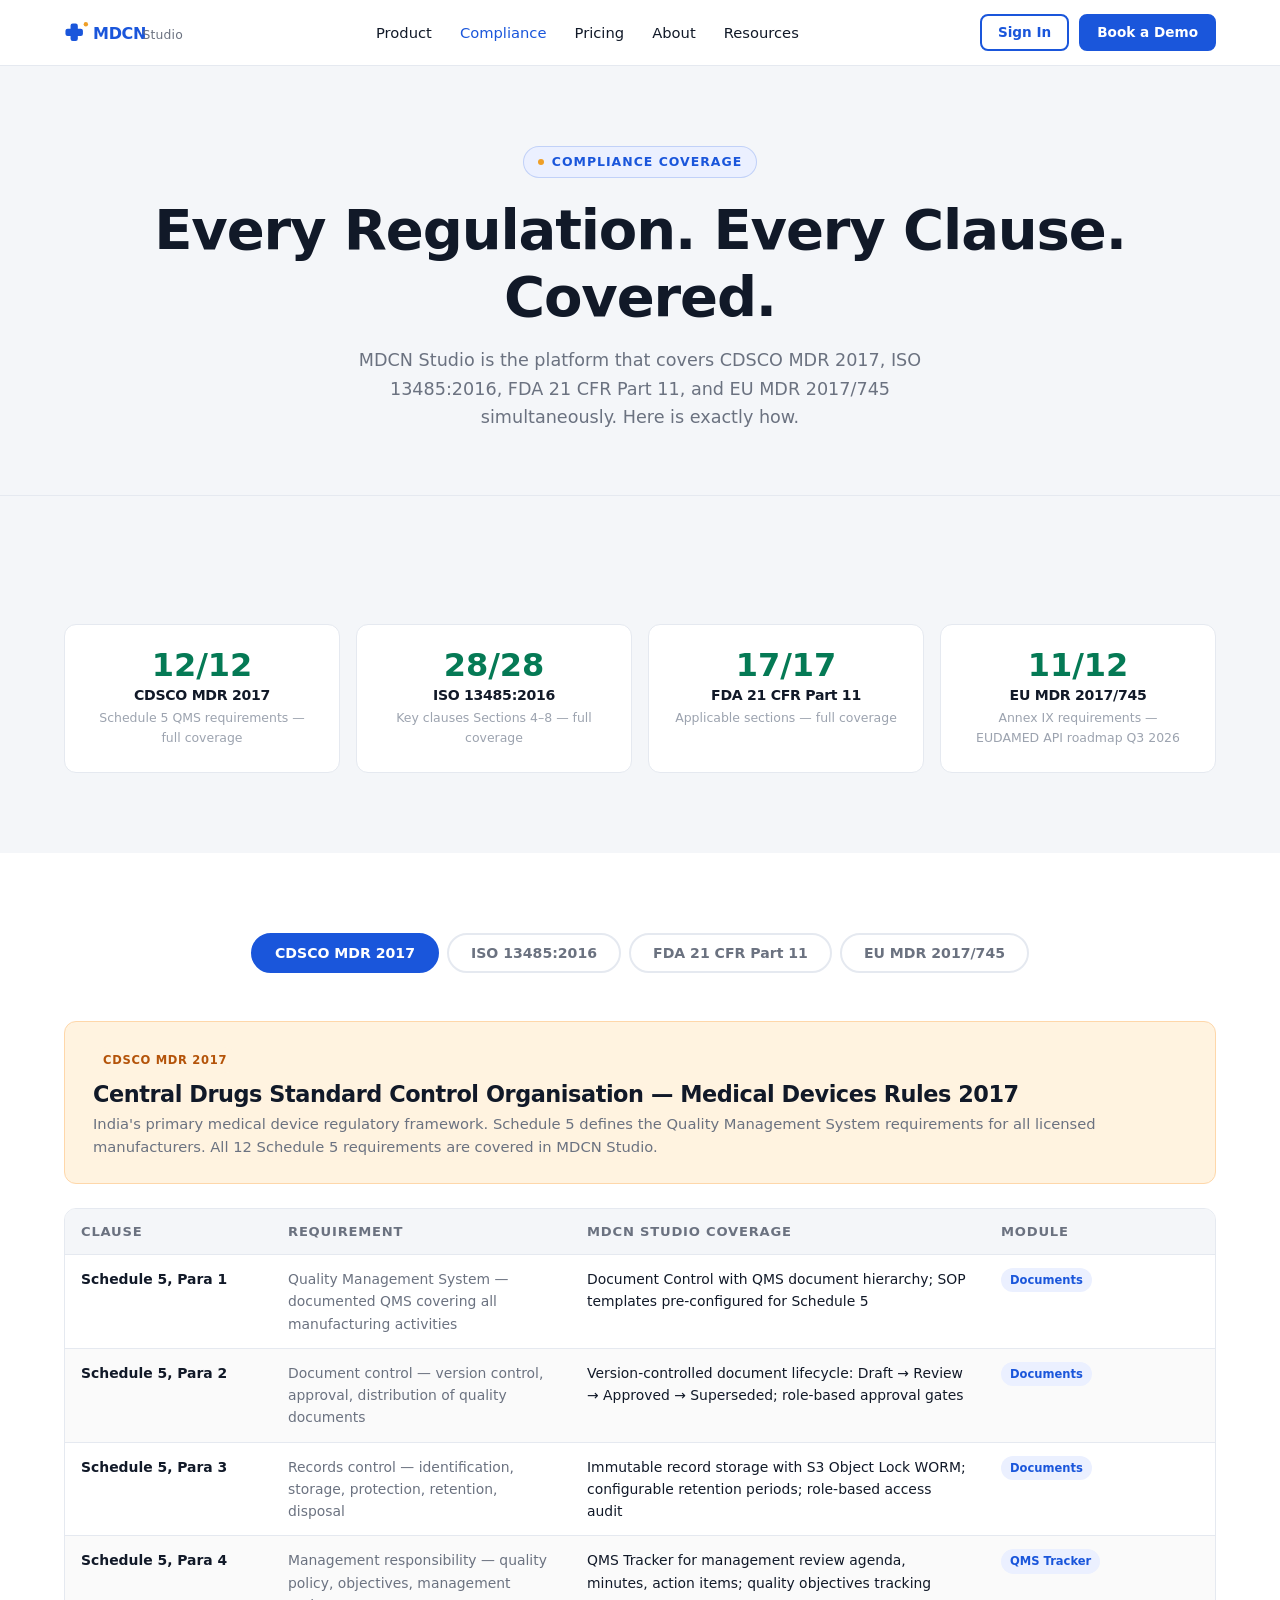
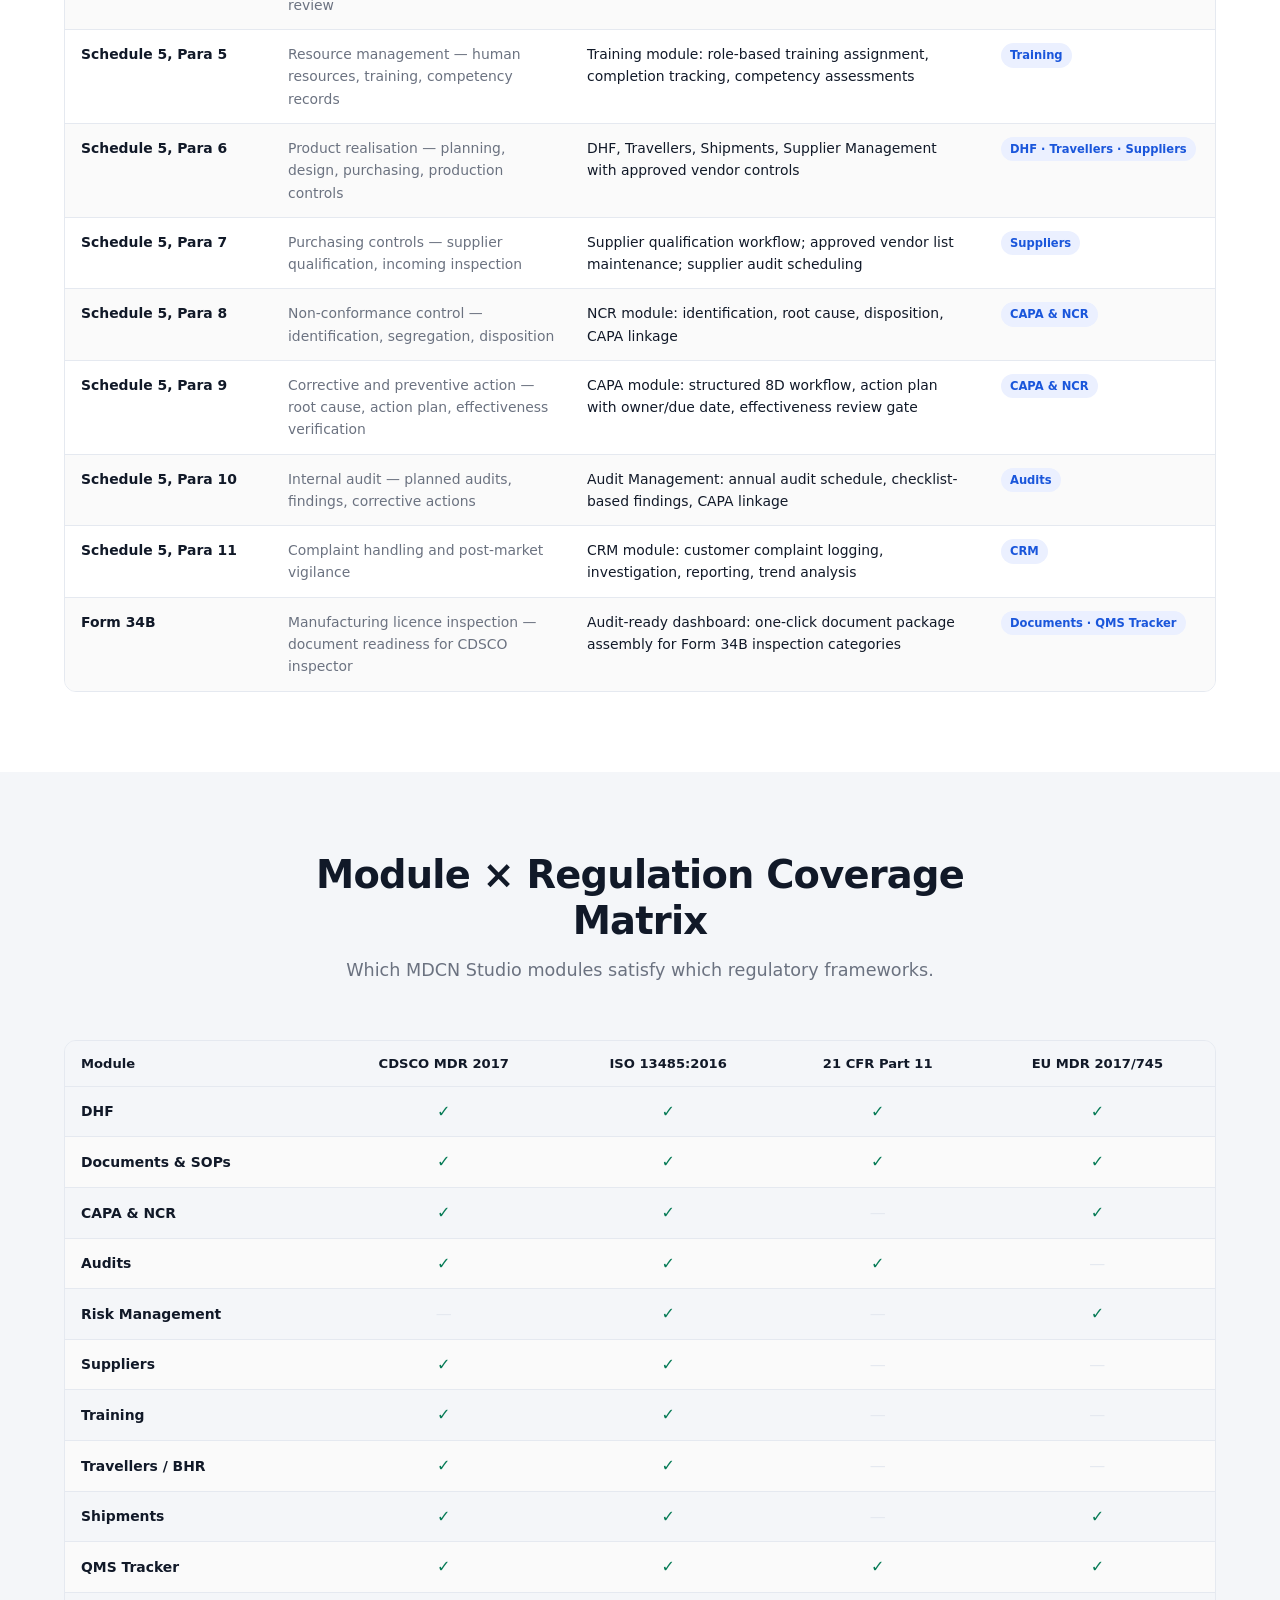
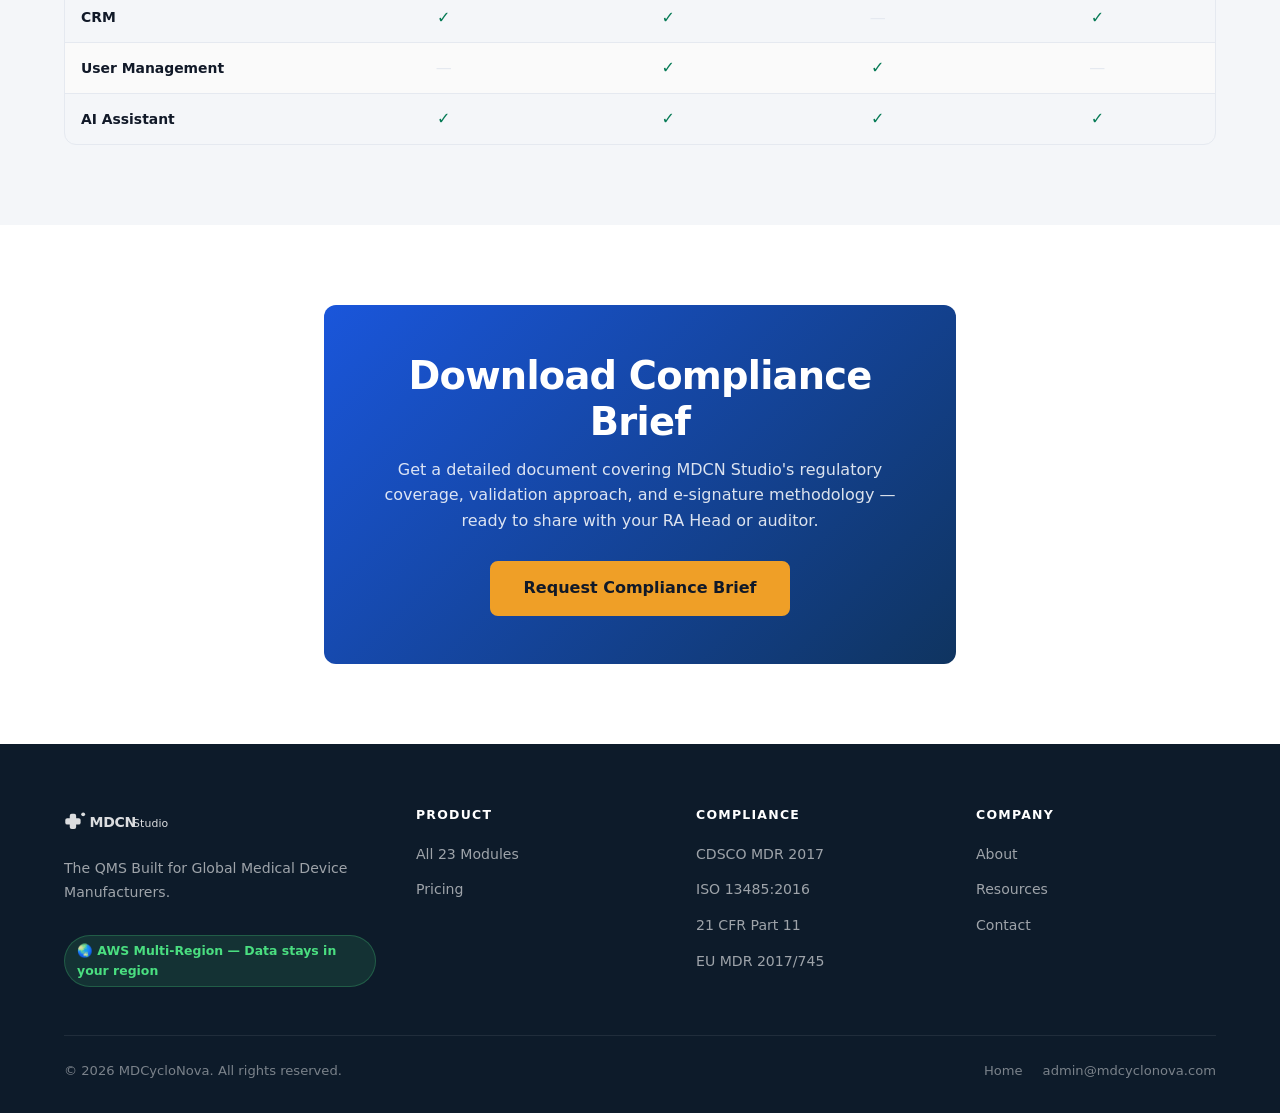
<file: compliance.html>
<!DOCTYPE html>
<html lang="en">
<head>
  <meta charset="UTF-8"/>
  <meta name="viewport" content="width=device-width, initial-scale=1.0"/>
  <title>Compliance — MDCN Studio | CDSCO MDR 2017, ISO 13485, 21 CFR Part 11, EU MDR</title>
  <meta name="description" content="Complete compliance coverage: CDSCO MDR 2017 (12/12 clauses), ISO 13485:2016 (28/28 clauses), FDA 21 CFR Part 11 (17/17 sections), EU MDR 2017/745 (11/12 Annex IX requirements)."/>
  <link rel="icon" type="image/svg+xml" href="data:image/svg+xml,%3Csvg xmlns='http://www.w3.org/2000/svg' viewBox='0 0 32 32'%3E%3Crect x='4' y='12' width='24' height='8' rx='2' fill='%231A56DB'/%3E%3Crect x='12' y='4' width='8' height='24' rx='2' fill='%231A56DB'/%3E%3C/svg%3E"/>
  <link rel="stylesheet" href="assets/style.css"/>
</head>
<body>

<header class="navbar" id="navbar">
  <div class="nav-inner">
    <a href="index.html" class="logo"><img src="assets/mdcn-logo.svg" alt="MDCN Studio" class="logo-img"/></a>
    <nav aria-label="Main navigation">
      <ul class="nav-links" id="navLinks">
        <li><a href="features.html">Product</a></li>
        <li><a href="compliance.html" style="color:var(--primary);">Compliance</a></li>
        <li><a href="pricing.html">Pricing</a></li>
        <li><a href="about.html">About</a></li>
        <li><a href="resources.html">Resources</a></li>
      </ul>
    </nav>
    <div class="nav-cta-group">
      <a href="https://4rgdsiupne.ap-south-1.awsapprunner.com/login" class="btn btn-outline btn-sm">Sign In</a>
      <a href="mailto:admin@mdcyclonova.com?subject=Demo Request" class="btn btn-primary btn-sm">Book a Demo</a>
      <button class="nav-toggle" id="navToggle" aria-label="Toggle navigation" aria-expanded="false"><span></span><span></span><span></span></button>
    </div>
  </div>
</header>

<!-- Page Header -->
<section class="page-header">
  <div class="container">
    <div class="eyebrow">Compliance Coverage</div>
    <h1>Every Regulation. Every Clause. Covered.</h1>
    <p>MDCN Studio is the platform that covers CDSCO MDR 2017, ISO 13485:2016, FDA 21 CFR Part 11, and EU MDR 2017/745 simultaneously. Here is exactly how.</p>
  </div>
</section>

<!-- Coverage Summary -->
<section class="section-alt">
  <div class="container">
    <div class="coverage-summary">
      <div class="coverage-card">
        <div class="coverage-score">12/12</div>
        <h4>CDSCO MDR 2017</h4>
        <p>Schedule 5 QMS requirements — full coverage</p>
      </div>
      <div class="coverage-card">
        <div class="coverage-score">28/28</div>
        <h4>ISO 13485:2016</h4>
        <p>Key clauses Sections 4–8 — full coverage</p>
      </div>
      <div class="coverage-card">
        <div class="coverage-score">17/17</div>
        <h4>FDA 21 CFR Part 11</h4>
        <p>Applicable sections — full coverage</p>
      </div>
      <div class="coverage-card">
        <div class="coverage-score">11/12</div>
        <h4>EU MDR 2017/745</h4>
        <p>Annex IX requirements — EUDAMED API roadmap Q3 2026</p>
      </div>
    </div>
  </div>
</section>

<!-- Regulation Tabs -->
<section>
  <div class="container">
    <div class="reg-tabs" role="tablist">
      <button class="reg-tab-btn active" onclick="switchRegTab('cdsco', this)" id="cdsco">CDSCO MDR 2017</button>
      <button class="reg-tab-btn" onclick="switchRegTab('iso', this)" id="iso">ISO 13485:2016</button>
      <button class="reg-tab-btn" onclick="switchRegTab('cfr', this)" id="cfr">FDA 21 CFR Part 11</button>
      <button class="reg-tab-btn" onclick="switchRegTab('eumdr', this)" id="eumdr">EU MDR 2017/745</button>
    </div>

    <!-- CDSCO Panel -->
    <div class="reg-panel active" id="panel-cdsco">
      <div class="reg-header cdsco">
        <span class="reg-badge cdsco" style="margin-bottom:8px;display:inline-block;">CDSCO MDR 2017</span>
        <h2>Central Drugs Standard Control Organisation — Medical Devices Rules 2017</h2>
        <p>India's primary medical device regulatory framework. Schedule 5 defines the Quality Management System requirements for all licensed manufacturers. All 12 Schedule 5 requirements are covered in MDCN Studio.</p>
      </div>
      <div class="reg-table-wrap">
        <table class="reg-table">
          <thead>
            <tr>
              <th style="width:18%;">Clause</th>
              <th style="width:26%;">Requirement</th>
              <th style="width:36%;">MDCN Studio Coverage</th>
              <th style="width:20%;">Module</th>
            </tr>
          </thead>
          <tbody>
            <tr>
              <td>Schedule 5, Para 1</td>
              <td>Quality Management System — documented QMS covering all manufacturing activities</td>
              <td>Document Control with QMS document hierarchy; SOP templates pre-configured for Schedule 5</td>
              <td><span class="mod-pill">Documents</span></td>
            </tr>
            <tr>
              <td>Schedule 5, Para 2</td>
              <td>Document control — version control, approval, distribution of quality documents</td>
              <td>Version-controlled document lifecycle: Draft → Review → Approved → Superseded; role-based approval gates</td>
              <td><span class="mod-pill">Documents</span></td>
            </tr>
            <tr>
              <td>Schedule 5, Para 3</td>
              <td>Records control — identification, storage, protection, retention, disposal</td>
              <td>Immutable record storage with S3 Object Lock WORM; configurable retention periods; role-based access audit</td>
              <td><span class="mod-pill">Documents</span></td>
            </tr>
            <tr>
              <td>Schedule 5, Para 4</td>
              <td>Management responsibility — quality policy, objectives, management review</td>
              <td>QMS Tracker for management review agenda, minutes, action items; quality objectives tracking</td>
              <td><span class="mod-pill">QMS Tracker</span></td>
            </tr>
            <tr>
              <td>Schedule 5, Para 5</td>
              <td>Resource management — human resources, training, competency records</td>
              <td>Training module: role-based training assignment, completion tracking, competency assessments</td>
              <td><span class="mod-pill">Training</span></td>
            </tr>
            <tr>
              <td>Schedule 5, Para 6</td>
              <td>Product realisation — planning, design, purchasing, production controls</td>
              <td>DHF, Travellers, Shipments, Supplier Management with approved vendor controls</td>
              <td><span class="mod-pill">DHF · Travellers · Suppliers</span></td>
            </tr>
            <tr>
              <td>Schedule 5, Para 7</td>
              <td>Purchasing controls — supplier qualification, incoming inspection</td>
              <td>Supplier qualification workflow; approved vendor list maintenance; supplier audit scheduling</td>
              <td><span class="mod-pill">Suppliers</span></td>
            </tr>
            <tr>
              <td>Schedule 5, Para 8</td>
              <td>Non-conformance control — identification, segregation, disposition</td>
              <td>NCR module: identification, root cause, disposition, CAPA linkage</td>
              <td><span class="mod-pill">CAPA &amp; NCR</span></td>
            </tr>
            <tr>
              <td>Schedule 5, Para 9</td>
              <td>Corrective and preventive action — root cause, action plan, effectiveness verification</td>
              <td>CAPA module: structured 8D workflow, action plan with owner/due date, effectiveness review gate</td>
              <td><span class="mod-pill">CAPA &amp; NCR</span></td>
            </tr>
            <tr>
              <td>Schedule 5, Para 10</td>
              <td>Internal audit — planned audits, findings, corrective actions</td>
              <td>Audit Management: annual audit schedule, checklist-based findings, CAPA linkage</td>
              <td><span class="mod-pill">Audits</span></td>
            </tr>
            <tr>
              <td>Schedule 5, Para 11</td>
              <td>Complaint handling and post-market vigilance</td>
              <td>CRM module: customer complaint logging, investigation, reporting, trend analysis</td>
              <td><span class="mod-pill">CRM</span></td>
            </tr>
            <tr>
              <td>Form 34B</td>
              <td>Manufacturing licence inspection — document readiness for CDSCO inspector</td>
              <td>Audit-ready dashboard: one-click document package assembly for Form 34B inspection categories</td>
              <td><span class="mod-pill">Documents · QMS Tracker</span></td>
            </tr>
          </tbody>
        </table>
      </div>
    </div>

    <!-- ISO Panel -->
    <div class="reg-panel" id="panel-iso">
      <div class="reg-header iso">
        <span class="reg-badge iso" style="margin-bottom:8px;display:inline-block;">ISO 13485:2016</span>
        <h2>Medical Devices — Quality Management Systems (ISO 13485:2016)</h2>
        <p>The international standard for medical device QMS. Mandatory for CE marking and required by most export markets. MDCN Studio covers all 28 key clauses in Sections 4–8.</p>
      </div>
      <div class="reg-table-wrap">
        <table class="reg-table">
          <thead>
            <tr>
              <th style="width:14%;">Clause</th>
              <th style="width:28%;">Requirement</th>
              <th style="width:38%;">MDCN Studio Coverage</th>
              <th style="width:20%;">Module</th>
            </tr>
          </thead>
          <tbody>
            <tr><td>§4.1</td><td>General QMS requirements — processes, sequence, interactions</td><td>QMS process map; inter-module workflow linkages (audit finding → CAPA auto-creation)</td><td><span class="mod-pill">QMS Tracker</span></td></tr>
            <tr><td>§4.2.1</td><td>General documentation requirements — QMS hierarchy</td><td>Document hierarchy: QMS Manual → Procedures → Work Instructions → Records</td><td><span class="mod-pill">Documents</span></td></tr>
            <tr><td>§4.2.3</td><td>Control of documents — approval, review, update, distribution</td><td>Version control with mandatory approval workflow; supersession control; controlled distribution list</td><td><span class="mod-pill">Documents</span></td></tr>
            <tr><td>§4.2.4</td><td>Control of records — legibility, identification, storage, retrieval</td><td>WORM-locked record storage; indexed retrieval; role-based access; retention schedule</td><td><span class="mod-pill">Documents</span></td></tr>
            <tr><td>§5.1</td><td>Management commitment — quality policy, management review</td><td>QMS Tracker: quality policy management; management review with attendance and action tracking</td><td><span class="mod-pill">QMS Tracker</span></td></tr>
            <tr><td>§5.6</td><td>Management review — inputs, outputs, actions</td><td>Structured management review template: required inputs (audit results, CAPA status, complaints) and outputs</td><td><span class="mod-pill">QMS Tracker</span></td></tr>
            <tr><td>§6.2</td><td>Human resources — competence, training, awareness</td><td>Training module: competency requirements per role, training plan, completion records</td><td><span class="mod-pill">Training</span></td></tr>
            <tr><td>§6.3</td><td>Infrastructure — maintenance records</td><td>Maintenance log within Travellers module; equipment calibration records</td><td><span class="mod-pill">Travellers</span></td></tr>
            <tr><td>§7.1</td><td>Planning of product realisation</td><td>Project module: device development project planning with QMS document linkages</td><td><span class="mod-pill">Projects</span></td></tr>
            <tr><td>§7.2</td><td>Customer-related processes — requirement review, communication</td><td>CRM: customer requirements capture, review records, complaint management</td><td><span class="mod-pill">CRM</span></td></tr>
            <tr><td>§7.3</td><td>Design and development — planning, inputs, outputs, review, V&amp;V</td><td>DHF: full design control lifecycle from input to validation; design review gate management</td><td><span class="mod-pill">DHF</span></td></tr>
            <tr><td>§7.3.2</td><td>Design and development planning</td><td>DHF project plan with stage gates, responsible parties, and document deliverable requirements</td><td><span class="mod-pill">DHF</span></td></tr>
            <tr><td>§7.3.3</td><td>Design inputs</td><td>Design input records with traceability to regulatory requirements and user needs</td><td><span class="mod-pill">DHF</span></td></tr>
            <tr><td>§7.3.6</td><td>Design verification</td><td>Verification protocol and report management; test result records with approver e-signature</td><td><span class="mod-pill">DHF</span></td></tr>
            <tr><td>§7.3.7</td><td>Design validation</td><td>Clinical/usability validation protocol and report; human factors records</td><td><span class="mod-pill">DHF</span></td></tr>
            <tr><td>§7.4</td><td>Purchasing — supplier evaluation, selection, monitoring</td><td>Supplier qualification: evaluation criteria, scoring, approval, monitoring schedule</td><td><span class="mod-pill">Suppliers</span></td></tr>
            <tr><td>§7.5.1</td><td>Production and service provision — controlled conditions</td><td>Traveller module: step-by-step production instruction sign-off; in-process inspection records</td><td><span class="mod-pill">Travellers</span></td></tr>
            <tr><td>§7.5.3</td><td>Identification and traceability</td><td>Batch/lot tracking in Travellers and Shipments; device identification records</td><td><span class="mod-pill">Travellers · Shipments</span></td></tr>
            <tr><td>§7.5.8</td><td>Handling, storage, distribution records</td><td>Shipments: dispatch records, storage condition records, distribution log</td><td><span class="mod-pill">Shipments</span></td></tr>
            <tr><td>§7.6</td><td>Control of monitoring and measuring equipment</td><td>Calibration records in Travellers; calibration schedule; out-of-calibration CAPA trigger</td><td><span class="mod-pill">Travellers · CAPA</span></td></tr>
            <tr><td>§8.2.1</td><td>Feedback — customer complaint and post-market data</td><td>CRM complaint tracking; trend analysis; MDR report drafting</td><td><span class="mod-pill">CRM</span></td></tr>
            <tr><td>§8.2.2</td><td>Internal audit</td><td>Audit Management: annual schedule, checklist-based audits, findings, closure</td><td><span class="mod-pill">Audits</span></td></tr>
            <tr><td>§8.3</td><td>Control of non-conforming product</td><td>NCR module: identification, segregation flag, disposition decision, CAPA linkage</td><td><span class="mod-pill">CAPA &amp; NCR</span></td></tr>
            <tr><td>§8.4</td><td>Analysis of data — trends, supplier performance, product conformity</td><td>QMS Tracker dashboard: CAPA trend charts, audit finding trends, supplier performance scores</td><td><span class="mod-pill">QMS Tracker</span></td></tr>
            <tr><td>§8.5</td><td>Improvement — CAPA, preventive action</td><td>CAPA module: structured root cause analysis, action planning, effectiveness verification</td><td><span class="mod-pill">CAPA &amp; NCR</span></td></tr>
          </tbody>
        </table>
      </div>
    </div>

    <!-- 21 CFR Part 11 Panel -->
    <div class="reg-panel" id="panel-cfr">
      <div class="reg-header cfr">
        <span class="reg-badge cfr" style="margin-bottom:8px;display:inline-block;">FDA 21 CFR Part 11</span>
        <h2>FDA — Electronic Records; Electronic Signatures (21 CFR Part 11)</h2>
        <p>The FDA's regulation on electronic records and signatures. Required for any manufacturer selling into the US market or seeking FDA clearance. MDCN Studio covers all 17 applicable sections.</p>
      </div>
      <div class="reg-table-wrap">
        <table class="reg-table">
          <thead>
            <tr>
              <th style="width:14%;">Section</th>
              <th style="width:28%;">Requirement</th>
              <th style="width:38%;">MDCN Studio Coverage</th>
              <th style="width:20%;">Module</th>
            </tr>
          </thead>
          <tbody>
            <tr><td>§11.10(a)</td><td>Validation of closed systems</td><td>System-level validation documentation (IQ/OQ/PQ) maintained by MDCycloNova; available on request</td><td><span class="mod-pill">Platform</span></td></tr>
            <tr><td>§11.10(b)</td><td>Ability to generate accurate copies of records</td><td>Export function for all records in PDF; raw data export (CSV/JSON)</td><td><span class="mod-pill">All Modules</span></td></tr>
            <tr><td>§11.10(c)</td><td>Protection of records — accuracy and readiness for inspection</td><td>S3 Object Lock WORM storage prevents modification or deletion; immutable record flag on all compliance records</td><td><span class="mod-pill">Documents</span></td></tr>
            <tr><td>§11.10(d)</td><td>Limiting access to authorised individuals</td><td>Role-based access control (RBAC); module-level permission gates; session timeout; MFA via Cognito</td><td><span class="mod-pill">Users · Teams</span></td></tr>
            <tr><td>§11.10(e)</td><td>Audit trail — secure, computer-generated, time-stamped</td><td>Automatic audit trail for every create/update/delete/approve action; tamper-evident; cannot be disabled</td><td><span class="mod-pill">All Modules</span></td></tr>
            <tr><td>§11.10(f)</td><td>Operational system checks — enforcing event sequencing</td><td>Workflow enforcement: documents cannot be approved without review; CAPA cannot close without effectiveness check</td><td><span class="mod-pill">Documents · CAPA</span></td></tr>
            <tr><td>§11.10(g)</td><td>Authority checks — only authorised individuals can sign</td><td>Role-based signature authority matrix; configured per document type and record class</td><td><span class="mod-pill">Documents · Teams</span></td></tr>
            <tr><td>§11.10(h)</td><td>Device checks — valid source of data entry</td><td>Session-bound authentication; server-side input validation; all inputs logged with session ID</td><td><span class="mod-pill">Platform</span></td></tr>
            <tr><td>§11.10(i)</td><td>Personnel training requirements for system use</td><td>System training records; role-based training assignment; mandatory training gate before system access</td><td><span class="mod-pill">Training</span></td></tr>
            <tr><td>§11.10(j)</td><td>Audit trail availability for FDA inspection</td><td>Audit trail export function; FDA inspection mode (read-only view of full record history)</td><td><span class="mod-pill">All Modules</span></td></tr>
            <tr><td>§11.10(k)</td><td>Operational controls — documentation of record changes</td><td>Every field change logged with: prior value, new value, user ID, timestamp, reason for change</td><td><span class="mod-pill">Audit Trail</span></td></tr>
            <tr><td>§11.50</td><td>Signature manifestations — name, date/time, meaning</td><td>E-signature modal displays: signer printed name, date and time of signature, meaning/purpose</td><td><span class="mod-pill">Documents · CAPA</span></td></tr>
            <tr><td>§11.70</td><td>Signature/record linking — signatures linked to records</td><td>Cryptographic binding of e-signature to specific record version; re-signing required if record modified post-signature</td><td><span class="mod-pill">All Signed Records</span></td></tr>
            <tr><td>§11.100</td><td>Electronic signatures unique to one individual</td><td>Cognito-managed unique user IDs; no shared accounts enforced; account sharing detection</td><td><span class="mod-pill">Users</span></td></tr>
            <tr><td>§11.100(b)</td><td>Electronic signatures not reused or reassigned</td><td>User ID retirement on offboarding; retired IDs not reassigned; offboarding audit trail</td><td><span class="mod-pill">Users · Teams</span></td></tr>
            <tr><td>§11.200(a)</td><td>Non-biometric e-signatures — two distinct ID components</td><td>Username + password as first component; session-specific signature PIN or re-authentication as second</td><td><span class="mod-pill">Auth · E-Signature</span></td></tr>
            <tr><td>§11.200(a)(2)</td><td>Continued sessions — one component for subsequent signings</td><td>Session-bound signature: first signing requires re-authentication; subsequent within session use session token</td><td><span class="mod-pill">Auth · E-Signature</span></td></tr>
          </tbody>
        </table>
      </div>
    </div>

    <!-- EU MDR Panel -->
    <div class="reg-panel" id="panel-eumdr">
      <div class="reg-header eumdr">
        <span class="reg-badge eumdr" style="margin-bottom:8px;display:inline-block;">EU MDR 2017/745</span>
        <h2>European Union Medical Device Regulation (EU MDR 2017/745)</h2>
        <p>The EU's medical device regulatory framework applicable since May 2021. Annex IX defines quality system requirements for Class IIa, IIb, and III devices. MDCN Studio covers 11 of 12 Annex IX requirements — EUDAMED direct submission API is roadmap Q3 2026.</p>
      </div>
      <div class="reg-table-wrap">
        <table class="reg-table">
          <thead>
            <tr>
              <th style="width:18%;">Clause</th>
              <th style="width:26%;">Requirement</th>
              <th style="width:36%;">MDCN Studio Coverage</th>
              <th style="width:20%;">Module</th>
            </tr>
          </thead>
          <tbody>
            <tr><td>Annex IX, 2.1</td><td>Quality management system — organisational structure, responsibilities</td><td>QMS Tracker: organisational quality function documentation; management responsibility assignment</td><td><span class="mod-pill">QMS Tracker · Teams</span></td></tr>
            <tr><td>Annex IX, 2.2</td><td>Resource management — qualified personnel, training</td><td>Training module: role qualification records, competency matrix, training history</td><td><span class="mod-pill">Training</span></td></tr>
            <tr><td>Annex IX, 2.3</td><td>Document and record control</td><td>Full document control with version history, approval audit trail, WORM record protection</td><td><span class="mod-pill">Documents</span></td></tr>
            <tr><td>Annex IX, 2.4</td><td>Clinical evaluation and post-market clinical follow-up</td><td>DHF: clinical evaluation document management; post-market surveillance data in CRM</td><td><span class="mod-pill">DHF · CRM</span></td></tr>
            <tr><td>Annex IX, 2.5</td><td>Vigilance and post-market surveillance</td><td>CRM complaint module with EU MDR vigilance report templates; trend analysis</td><td><span class="mod-pill">CRM · CAPA</span></td></tr>
            <tr><td>Annex IX, 2.6</td><td>Risk management throughout lifecycle</td><td>Risk Management: ISO 14971-aligned, linked to DHF and post-market data</td><td><span class="mod-pill">Risks</span></td></tr>
            <tr><td>Annex IX, 2.7</td><td>Design and development controls</td><td>Design History File (DHF): full §7.3 design control lifecycle</td><td><span class="mod-pill">DHF</span></td></tr>
            <tr><td>Annex IX, 2.8</td><td>Production and service controls</td><td>Travellers: production record management; in-process and final inspection records</td><td><span class="mod-pill">Travellers</span></td></tr>
            <tr><td>Annex IX, 2.9</td><td>Purchasing and supplier controls</td><td>Supplier management: qualification, monitoring, incoming inspection</td><td><span class="mod-pill">Suppliers</span></td></tr>
            <tr><td>Annex IX, 2.10</td><td>Identification and traceability — UDI requirements</td><td>Shipments: UDI/batch tracking fields; device identification records. Note: EUDAMED direct API is roadmap Q3 2026</td><td><span class="mod-pill">Shipments</span></td></tr>
            <tr><td>Annex IX, 2.11</td><td>Corrective and preventive action</td><td>CAPA module: structured CAPA workflow with root cause, action plan, effectiveness verification</td><td><span class="mod-pill">CAPA &amp; NCR</span></td></tr>
            <tr><td>Annex IX, 2.12</td><td>Improvement — measurement, analysis, improvement processes</td><td>QMS Tracker: KPI dashboard, trend analysis, management review inputs</td><td><span class="mod-pill">QMS Tracker</span></td></tr>
          </tbody>
        </table>
      </div>
    </div>
  </div>
</section>

<!-- Module × Regulation Matrix -->
<section class="section-alt">
  <div class="container">
    <div class="section-head">
      <h2>Module × Regulation Coverage Matrix</h2>
      <p>Which MDCN Studio modules satisfy which regulatory frameworks.</p>
    </div>
    <div class="matrix-wrap">
      <table class="matrix-table">
        <thead>
          <tr>
            <th style="text-align:left;">Module</th>
            <th>CDSCO MDR 2017</th>
            <th>ISO 13485:2016</th>
            <th>21 CFR Part 11</th>
            <th>EU MDR 2017/745</th>
          </tr>
        </thead>
        <tbody>
          <tr><td>DHF</td><td><span class="mat-yes">✓</span></td><td><span class="mat-yes">✓</span></td><td><span class="mat-yes">✓</span></td><td><span class="mat-yes">✓</span></td></tr>
          <tr><td>Documents &amp; SOPs</td><td><span class="mat-yes">✓</span></td><td><span class="mat-yes">✓</span></td><td><span class="mat-yes">✓</span></td><td><span class="mat-yes">✓</span></td></tr>
          <tr><td>CAPA &amp; NCR</td><td><span class="mat-yes">✓</span></td><td><span class="mat-yes">✓</span></td><td><span class="mat-no">—</span></td><td><span class="mat-yes">✓</span></td></tr>
          <tr><td>Audits</td><td><span class="mat-yes">✓</span></td><td><span class="mat-yes">✓</span></td><td><span class="mat-yes">✓</span></td><td><span class="mat-no">—</span></td></tr>
          <tr><td>Risk Management</td><td><span class="mat-no">—</span></td><td><span class="mat-yes">✓</span></td><td><span class="mat-no">—</span></td><td><span class="mat-yes">✓</span></td></tr>
          <tr><td>Suppliers</td><td><span class="mat-yes">✓</span></td><td><span class="mat-yes">✓</span></td><td><span class="mat-no">—</span></td><td><span class="mat-no">—</span></td></tr>
          <tr><td>Training</td><td><span class="mat-yes">✓</span></td><td><span class="mat-yes">✓</span></td><td><span class="mat-no">—</span></td><td><span class="mat-no">—</span></td></tr>
          <tr><td>Travellers / BHR</td><td><span class="mat-yes">✓</span></td><td><span class="mat-yes">✓</span></td><td><span class="mat-no">—</span></td><td><span class="mat-no">—</span></td></tr>
          <tr><td>Shipments</td><td><span class="mat-yes">✓</span></td><td><span class="mat-yes">✓</span></td><td><span class="mat-no">—</span></td><td><span class="mat-yes">✓</span></td></tr>
          <tr><td>QMS Tracker</td><td><span class="mat-yes">✓</span></td><td><span class="mat-yes">✓</span></td><td><span class="mat-yes">✓</span></td><td><span class="mat-yes">✓</span></td></tr>
          <tr><td>CRM</td><td><span class="mat-yes">✓</span></td><td><span class="mat-yes">✓</span></td><td><span class="mat-no">—</span></td><td><span class="mat-yes">✓</span></td></tr>
          <tr><td>User Management</td><td><span class="mat-no">—</span></td><td><span class="mat-yes">✓</span></td><td><span class="mat-yes">✓</span></td><td><span class="mat-no">—</span></td></tr>
          <tr><td>AI Assistant</td><td><span class="mat-yes">✓</span></td><td><span class="mat-yes">✓</span></td><td><span class="mat-yes">✓</span></td><td><span class="mat-yes">✓</span></td></tr>
        </tbody>
      </table>
    </div>
  </div>
</section>

<!-- Download CTA -->
<section>
  <div class="container" style="max-width:680px;">
    <div style="background:linear-gradient(135deg,var(--primary),var(--primary-dark));border-radius:var(--radius-md);padding:48px;text-align:center;color:var(--white);">
      <h2 style="color:var(--white);margin-bottom:12px;">Download Compliance Brief</h2>
      <p style="color:rgba(255,255,255,0.85);margin-bottom:28px;">Get a detailed document covering MDCN Studio's regulatory coverage, validation approach, and e-signature methodology — ready to share with your RA Head or auditor.</p>
      <a href="mailto:admin@mdcyclonova.com?subject=Compliance Brief Request — MDCN Studio" class="btn btn-gold btn-lg">Request Compliance Brief</a>
    </div>
  </div>
</section>

<footer class="footer">
  <div class="container">
    <div class="footer-grid">
      <div class="footer-brand">
        <a href="index.html" class="logo"><img src="assets/mdcn-logo.svg" alt="MDCN Studio" style="height:28px;filter:brightness(0) invert(1);opacity:0.85;"/></a>
        <p>The QMS Built for Global Medical Device Manufacturers.</p>
        <div class="footer-india-note">🌏 AWS Multi-Region — Data stays in your region</div>
      </div>
      <div class="footer-col">
        <h4>Product</h4>
        <ul><li><a href="features.html">All 23 Modules</a></li><li><a href="pricing.html">Pricing</a></li></ul>
      </div>
      <div class="footer-col">
        <h4>Compliance</h4>
        <ul>
          <li><a href="#" onclick="switchRegTab('cdsco',document.querySelector('[onclick*=cdsco]'));return false;">CDSCO MDR 2017</a></li>
          <li><a href="#" onclick="switchRegTab('iso',document.querySelector('[onclick*=iso]'));return false;">ISO 13485:2016</a></li>
          <li><a href="#" onclick="switchRegTab('cfr',document.querySelector('[onclick*=cfr]'));return false;">21 CFR Part 11</a></li>
          <li><a href="#" onclick="switchRegTab('eumdr',document.querySelector('[onclick*=eumdr]'));return false;">EU MDR 2017/745</a></li>
        </ul>
      </div>
      <div class="footer-col">
        <h4>Company</h4>
        <ul><li><a href="about.html">About</a></li><li><a href="resources.html">Resources</a></li><li><a href="mailto:admin@mdcyclonova.com">Contact</a></li></ul>
      </div>
    </div>
    <div class="footer-bottom">
      <span>© 2026 MDCycloNova. All rights reserved.</span>
      <div class="footer-bottom-links"><a href="index.html">Home</a><a href="mailto:admin@mdcyclonova.com">admin@mdcyclonova.com</a></div>
    </div>
  </div>
</footer>

<script>
  const toggle = document.getElementById('navToggle');
  const navLinks = document.getElementById('navLinks');
  toggle.addEventListener('click', () => { const open = navLinks.classList.toggle('open'); toggle.setAttribute('aria-expanded', open); });

  function switchRegTab(id, btn) {
    document.querySelectorAll('.reg-panel').forEach(p => p.classList.remove('active'));
    document.querySelectorAll('.reg-tab-btn').forEach(b => b.classList.remove('active'));
    document.getElementById('panel-' + id).classList.add('active');
    btn.classList.add('active');
    document.getElementById('panel-' + id).scrollIntoView({ behavior: 'smooth', block: 'nearest' });
  }

  // Handle anchor links e.g. compliance.html#cdsco
  window.addEventListener('DOMContentLoaded', () => {
    const hash = window.location.hash.replace('#', '');
    if (['cdsco','iso','cfr','eumdr'].includes(hash)) {
      const btn = document.querySelector('.reg-tab-btn[onclick*="' + hash + '"]');
      if (btn) switchRegTab(hash, btn);
    }
  });
</script>
</body>
</html>
</file>
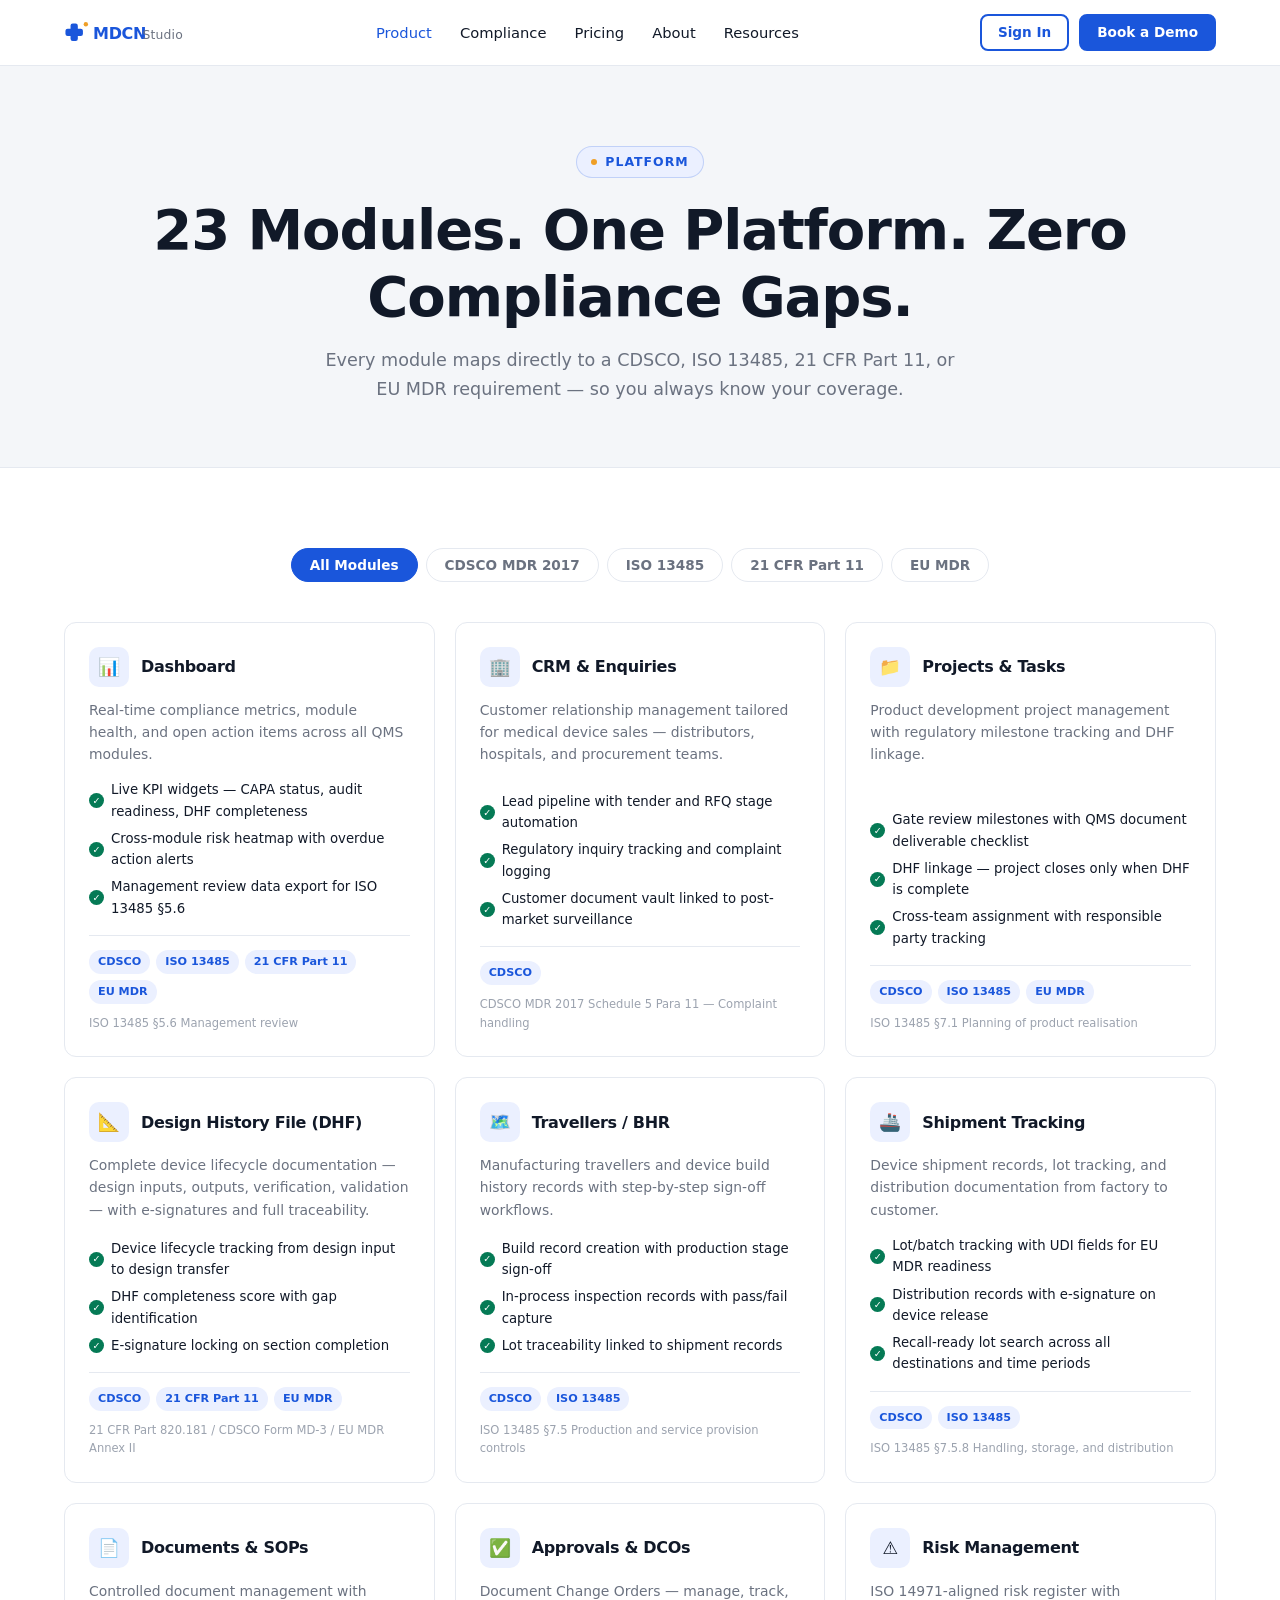
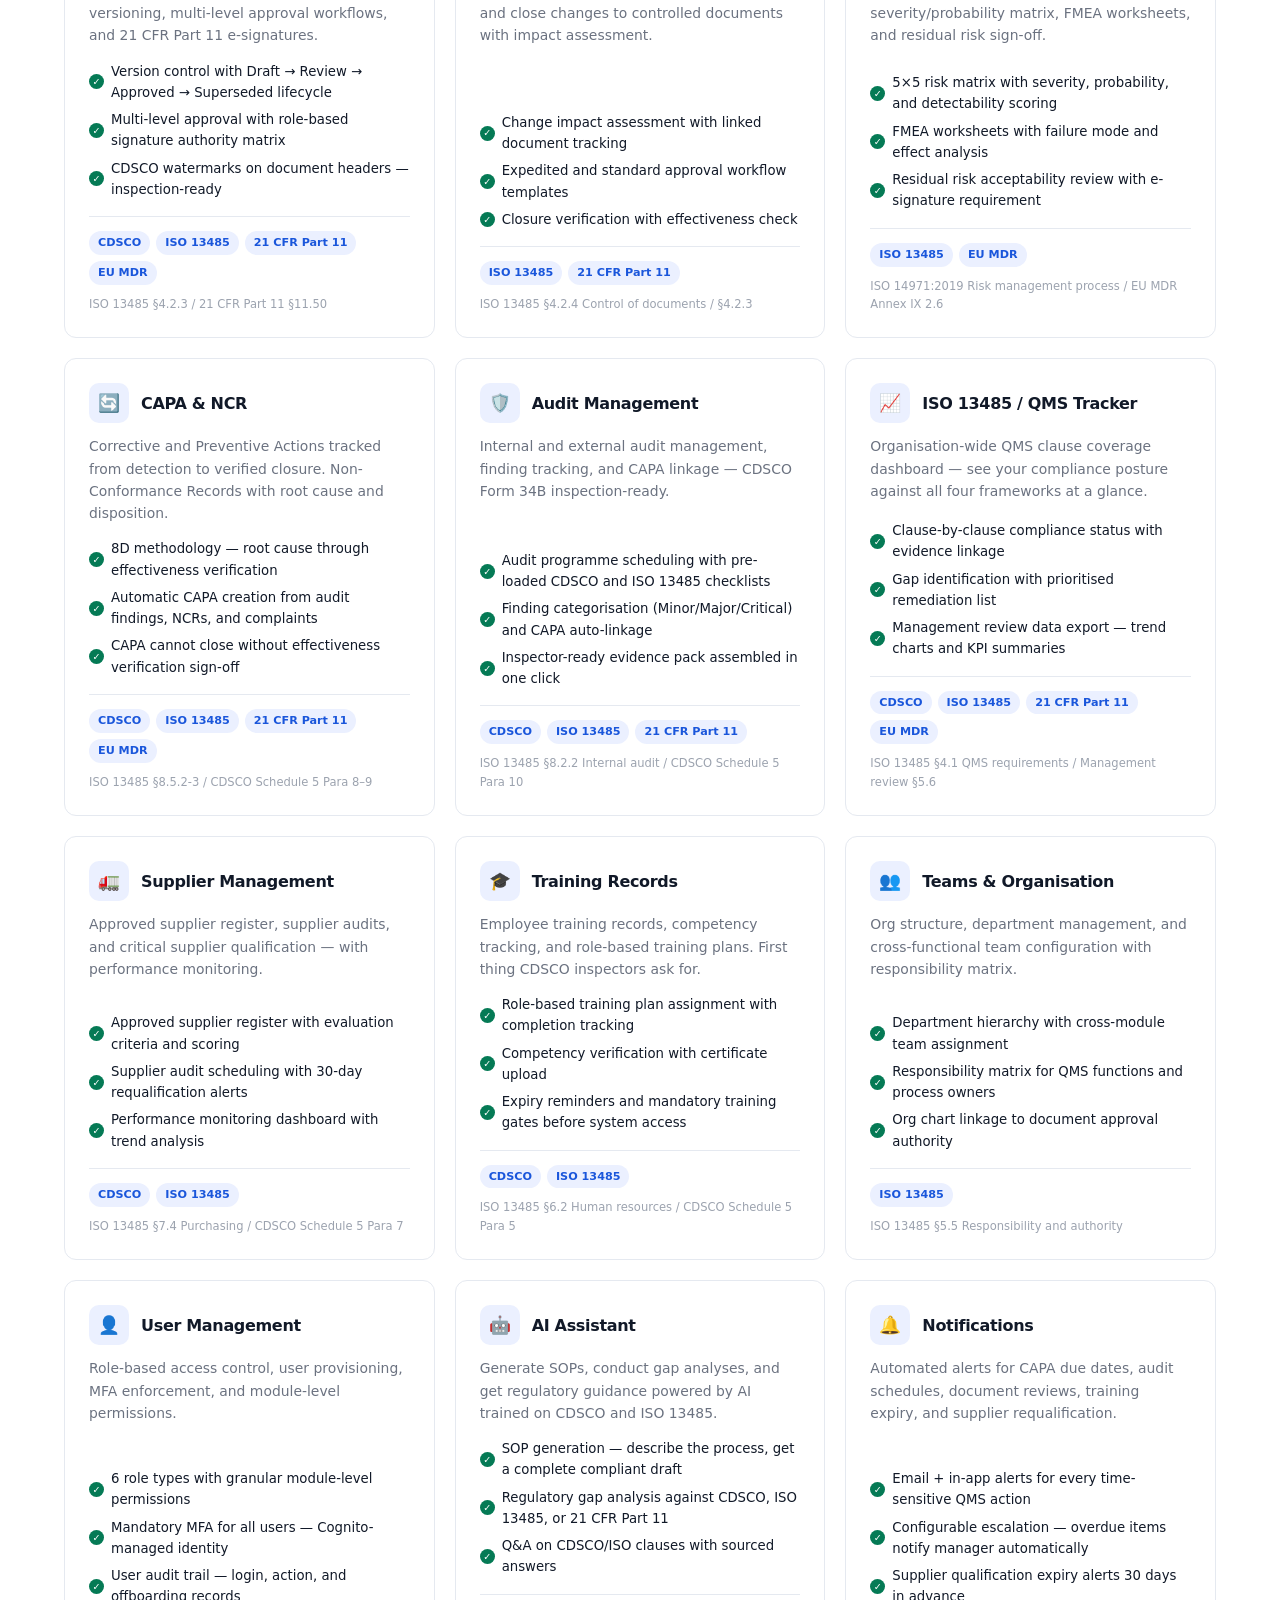
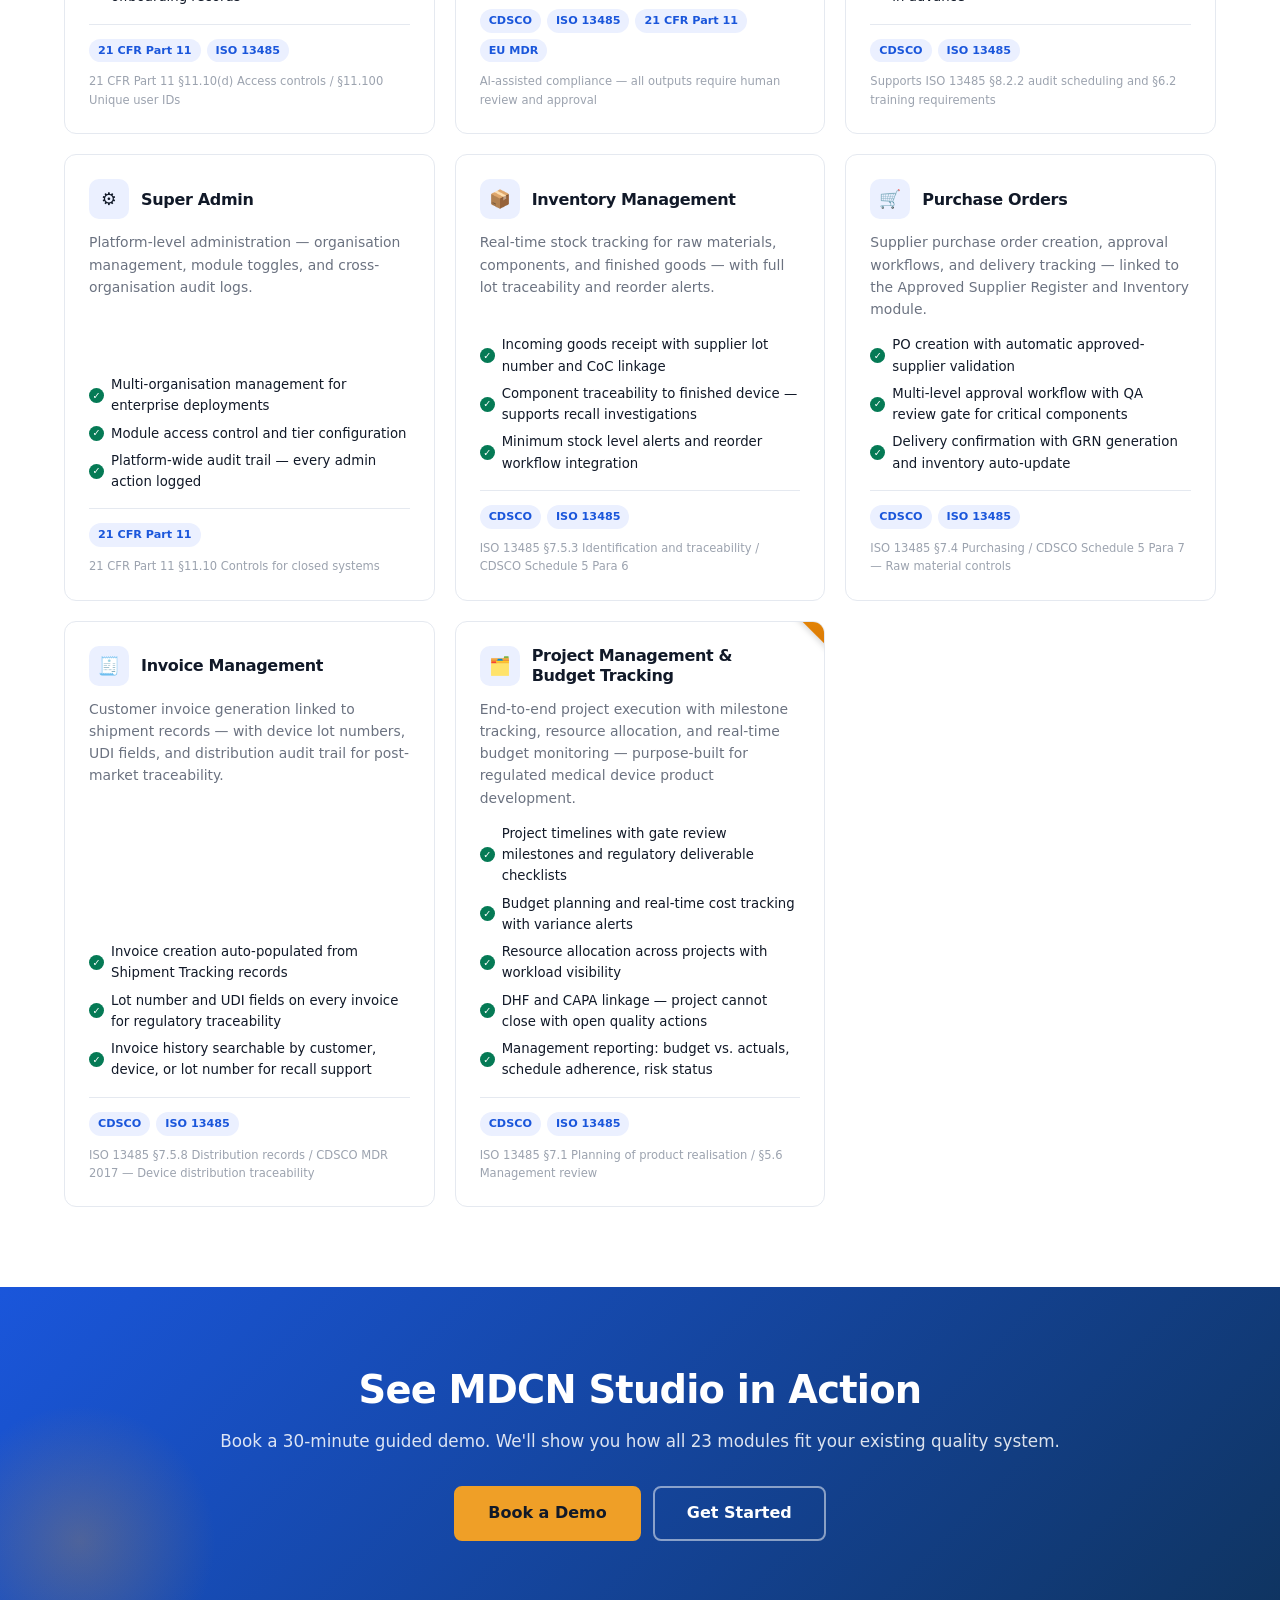
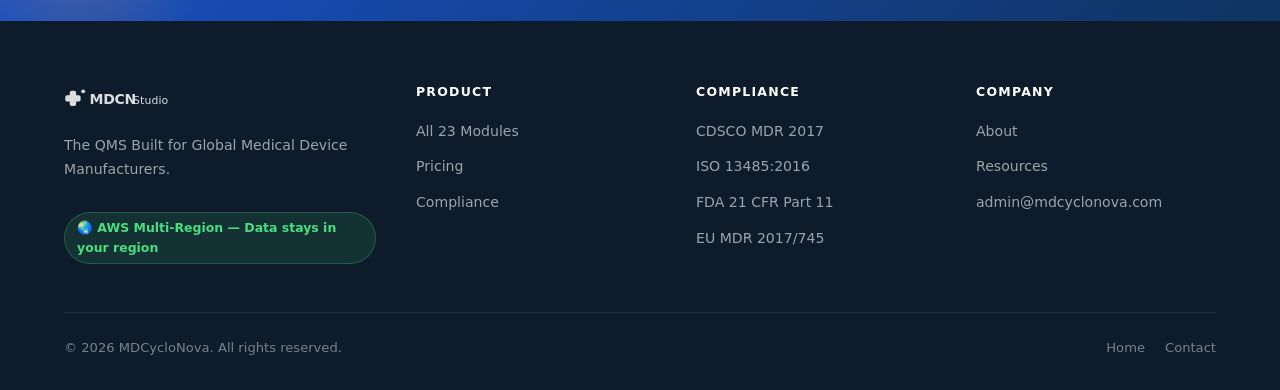
<file: features.html>
<!DOCTYPE html>
<html lang="en">
<head>
  <meta charset="UTF-8"/>
  <meta name="viewport" content="width=device-width, initial-scale=1.0"/>
  <title>Features — MDCN Studio | 23 Modules for Medical Device Compliance</title>
  <meta name="description" content="All 23 MDCN Studio modules — Dashboard, DHF, Documents, CAPA, Risk Management, Audits, AI Assistant, Inventory, Purchase Orders, Invoice Management and more. Every module maps to a CDSCO or ISO 13485 clause."/>
  <link rel="icon" type="image/svg+xml" href="data:image/svg+xml,%3Csvg xmlns='http://www.w3.org/2000/svg' viewBox='0 0 32 32'%3E%3Crect x='4' y='12' width='24' height='8' rx='2' fill='%231A56DB'/%3E%3Crect x='12' y='4' width='8' height='24' rx='2' fill='%231A56DB'/%3E%3C/svg%3E"/>
  <link rel="stylesheet" href="assets/style.css"/>
</head>
<body>

<header class="navbar" id="navbar">
  <div class="nav-inner">
    <a href="index.html" class="logo"><img src="assets/mdcn-logo.svg" alt="MDCN Studio" class="logo-img"/></a>
    <nav aria-label="Main navigation">
      <ul class="nav-links" id="navLinks">
        <li><a href="features.html" style="color:var(--primary);">Product</a></li>
        <li><a href="compliance.html">Compliance</a></li>
        <li><a href="pricing.html">Pricing</a></li>
        <li><a href="about.html">About</a></li>
        <li><a href="resources.html">Resources</a></li>
      </ul>
    </nav>
    <div class="nav-cta-group">
      <a href="https://4rgdsiupne.ap-south-1.awsapprunner.com/login" class="btn btn-outline btn-sm">Sign In</a>
      <a href="mailto:admin@mdcyclonova.com?subject=Demo Request" class="btn btn-primary btn-sm">Book a Demo</a>
      <button class="nav-toggle" id="navToggle" aria-label="Toggle navigation" aria-expanded="false"><span></span><span></span><span></span></button>
    </div>
  </div>
</header>

<!-- Page Header -->
<section class="page-header">
  <div class="container">
    <div class="eyebrow">Platform</div>
    <h1>23 Modules. One Platform. Zero Compliance Gaps.</h1>
    <p>Every module maps directly to a CDSCO, ISO 13485, 21 CFR Part 11, or EU MDR requirement — so you always know your coverage.</p>
  </div>
</section>

<!-- Filter + Module Grid -->
<section>
  <div class="container">
    <div class="filter-bar" role="group" aria-label="Filter modules by regulation">
      <button class="filter-btn active" onclick="filterModules('all', this)">All Modules</button>
      <button class="filter-btn" onclick="filterModules('cdsco', this)">CDSCO MDR 2017</button>
      <button class="filter-btn" onclick="filterModules('iso', this)">ISO 13485</button>
      <button class="filter-btn" onclick="filterModules('cfr', this)">21 CFR Part 11</button>
      <button class="filter-btn" onclick="filterModules('eumdr', this)">EU MDR</button>
    </div>

    <div class="modules-grid" id="modulesGrid">

      <!-- 1. Dashboard -->
      <div class="module-card" data-regs="cdsco iso cfr eumdr">
        <div class="module-card-head">
          <div class="module-icon-wrap">📊</div>
          <h3>Dashboard</h3>
        </div>
        <p class="mod-desc">Real-time compliance metrics, module health, and open action items across all QMS modules.</p>
        <ul class="mod-capabilities">
          <li>Live KPI widgets — CAPA status, audit readiness, DHF completeness</li>
          <li>Cross-module risk heatmap with overdue action alerts</li>
          <li>Management review data export for ISO 13485 §5.6</li>
        </ul>
        <div class="mod-footer">
          <span class="reg-tag">CDSCO</span><span class="reg-tag">ISO 13485</span><span class="reg-tag">21 CFR Part 11</span><span class="reg-tag">EU MDR</span>
          <span class="mod-clause">ISO 13485 §5.6 Management review</span>
        </div>
      </div>

      <!-- 2. CRM -->
      <div class="module-card" data-regs="cdsco">
        <div class="module-card-head">
          <div class="module-icon-wrap">🏢</div>
          <h3>CRM &amp; Enquiries</h3>
        </div>
        <p class="mod-desc">Customer relationship management tailored for medical device sales — distributors, hospitals, and procurement teams.</p>
        <ul class="mod-capabilities">
          <li>Lead pipeline with tender and RFQ stage automation</li>
          <li>Regulatory inquiry tracking and complaint logging</li>
          <li>Customer document vault linked to post-market surveillance</li>
        </ul>
        <div class="mod-footer">
          <span class="reg-tag">CDSCO</span>
          <span class="mod-clause">CDSCO MDR 2017 Schedule 5 Para 11 — Complaint handling</span>
        </div>
      </div>

      <!-- 3. Projects -->
      <div class="module-card" data-regs="cdsco iso eumdr">
        <div class="module-card-head">
          <div class="module-icon-wrap">📁</div>
          <h3>Projects &amp; Tasks</h3>
        </div>
        <p class="mod-desc">Product development project management with regulatory milestone tracking and DHF linkage.</p>
        <ul class="mod-capabilities">
          <li>Gate review milestones with QMS document deliverable checklist</li>
          <li>DHF linkage — project closes only when DHF is complete</li>
          <li>Cross-team assignment with responsible party tracking</li>
        </ul>
        <div class="mod-footer">
          <span class="reg-tag">CDSCO</span><span class="reg-tag">ISO 13485</span><span class="reg-tag">EU MDR</span>
          <span class="mod-clause">ISO 13485 §7.1 Planning of product realisation</span>
        </div>
      </div>

      <!-- 4. DHF -->
      <div class="module-card" data-regs="cdsco cfr eumdr" id="dhf">
        <div class="module-card-head">
          <div class="module-icon-wrap">📐</div>
          <h3>Design History File (DHF)</h3>
        </div>
        <p class="mod-desc">Complete device lifecycle documentation — design inputs, outputs, verification, validation — with e-signatures and full traceability.</p>
        <ul class="mod-capabilities">
          <li>Device lifecycle tracking from design input to design transfer</li>
          <li>DHF completeness score with gap identification</li>
          <li>E-signature locking on section completion</li>
        </ul>
        <div class="mod-footer">
          <span class="reg-tag">CDSCO</span><span class="reg-tag">21 CFR Part 11</span><span class="reg-tag">EU MDR</span>
          <span class="mod-clause">21 CFR Part 820.181 / CDSCO Form MD-3 / EU MDR Annex II</span>
        </div>
      </div>

      <!-- 5. Travellers / BHR -->
      <div class="module-card" data-regs="cdsco iso">
        <div class="module-card-head">
          <div class="module-icon-wrap">🗺️</div>
          <h3>Travellers / BHR</h3>
        </div>
        <p class="mod-desc">Manufacturing travellers and device build history records with step-by-step sign-off workflows.</p>
        <ul class="mod-capabilities">
          <li>Build record creation with production stage sign-off</li>
          <li>In-process inspection records with pass/fail capture</li>
          <li>Lot traceability linked to shipment records</li>
        </ul>
        <div class="mod-footer">
          <span class="reg-tag">CDSCO</span><span class="reg-tag">ISO 13485</span>
          <span class="mod-clause">ISO 13485 §7.5 Production and service provision controls</span>
        </div>
      </div>

      <!-- 6. Shipment Tracking -->
      <div class="module-card" data-regs="cdsco iso">
        <div class="module-card-head">
          <div class="module-icon-wrap">🚢</div>
          <h3>Shipment Tracking</h3>
        </div>
        <p class="mod-desc">Device shipment records, lot tracking, and distribution documentation from factory to customer.</p>
        <ul class="mod-capabilities">
          <li>Lot/batch tracking with UDI fields for EU MDR readiness</li>
          <li>Distribution records with e-signature on device release</li>
          <li>Recall-ready lot search across all destinations and time periods</li>
        </ul>
        <div class="mod-footer">
          <span class="reg-tag">CDSCO</span><span class="reg-tag">ISO 13485</span>
          <span class="mod-clause">ISO 13485 §7.5.8 Handling, storage, and distribution</span>
        </div>
      </div>

      <!-- 7. Documents & SOPs -->
      <div class="module-card" data-regs="cdsco iso cfr eumdr">
        <div class="module-card-head">
          <div class="module-icon-wrap">📄</div>
          <h3>Documents &amp; SOPs</h3>
        </div>
        <p class="mod-desc">Controlled document management with versioning, multi-level approval workflows, and 21 CFR Part 11 e-signatures.</p>
        <ul class="mod-capabilities">
          <li>Version control with Draft → Review → Approved → Superseded lifecycle</li>
          <li>Multi-level approval with role-based signature authority matrix</li>
          <li>CDSCO watermarks on document headers — inspection-ready</li>
        </ul>
        <div class="mod-footer">
          <span class="reg-tag">CDSCO</span><span class="reg-tag">ISO 13485</span><span class="reg-tag">21 CFR Part 11</span><span class="reg-tag">EU MDR</span>
          <span class="mod-clause">ISO 13485 §4.2.3 / 21 CFR Part 11 §11.50</span>
        </div>
      </div>

      <!-- 8. Approvals & DCOs -->
      <div class="module-card" data-regs="iso cfr">
        <div class="module-card-head">
          <div class="module-icon-wrap">✅</div>
          <h3>Approvals &amp; DCOs</h3>
        </div>
        <p class="mod-desc">Document Change Orders — manage, track, and close changes to controlled documents with impact assessment.</p>
        <ul class="mod-capabilities">
          <li>Change impact assessment with linked document tracking</li>
          <li>Expedited and standard approval workflow templates</li>
          <li>Closure verification with effectiveness check</li>
        </ul>
        <div class="mod-footer">
          <span class="reg-tag">ISO 13485</span><span class="reg-tag">21 CFR Part 11</span>
          <span class="mod-clause">ISO 13485 §4.2.4 Control of documents / §4.2.3</span>
        </div>
      </div>

      <!-- 9. Risk Management -->
      <div class="module-card" data-regs="iso eumdr">
        <div class="module-card-head">
          <div class="module-icon-wrap">⚠️</div>
          <h3>Risk Management</h3>
        </div>
        <p class="mod-desc">ISO 14971-aligned risk register with severity/probability matrix, FMEA worksheets, and residual risk sign-off.</p>
        <ul class="mod-capabilities">
          <li>5×5 risk matrix with severity, probability, and detectability scoring</li>
          <li>FMEA worksheets with failure mode and effect analysis</li>
          <li>Residual risk acceptability review with e-signature requirement</li>
        </ul>
        <div class="mod-footer">
          <span class="reg-tag">ISO 13485</span><span class="reg-tag">EU MDR</span>
          <span class="mod-clause">ISO 14971:2019 Risk management process / EU MDR Annex IX 2.6</span>
        </div>
      </div>

      <!-- 10. CAPA & NCR -->
      <div class="module-card" data-regs="cdsco iso cfr eumdr" id="capa">
        <div class="module-card-head">
          <div class="module-icon-wrap">🔄</div>
          <h3>CAPA &amp; NCR</h3>
        </div>
        <p class="mod-desc">Corrective and Preventive Actions tracked from detection to verified closure. Non-Conformance Records with root cause and disposition.</p>
        <ul class="mod-capabilities">
          <li>8D methodology — root cause through effectiveness verification</li>
          <li>Automatic CAPA creation from audit findings, NCRs, and complaints</li>
          <li>CAPA cannot close without effectiveness verification sign-off</li>
        </ul>
        <div class="mod-footer">
          <span class="reg-tag">CDSCO</span><span class="reg-tag">ISO 13485</span><span class="reg-tag">21 CFR Part 11</span><span class="reg-tag">EU MDR</span>
          <span class="mod-clause">ISO 13485 §8.5.2-3 / CDSCO Schedule 5 Para 8–9</span>
        </div>
      </div>

      <!-- 11. Audits -->
      <div class="module-card" data-regs="cdsco iso cfr">
        <div class="module-card-head">
          <div class="module-icon-wrap">🛡️</div>
          <h3>Audit Management</h3>
        </div>
        <p class="mod-desc">Internal and external audit management, finding tracking, and CAPA linkage — CDSCO Form 34B inspection-ready.</p>
        <ul class="mod-capabilities">
          <li>Audit programme scheduling with pre-loaded CDSCO and ISO 13485 checklists</li>
          <li>Finding categorisation (Minor/Major/Critical) and CAPA auto-linkage</li>
          <li>Inspector-ready evidence pack assembled in one click</li>
        </ul>
        <div class="mod-footer">
          <span class="reg-tag">CDSCO</span><span class="reg-tag">ISO 13485</span><span class="reg-tag">21 CFR Part 11</span>
          <span class="mod-clause">ISO 13485 §8.2.2 Internal audit / CDSCO Schedule 5 Para 10</span>
        </div>
      </div>

      <!-- 12. ISO 13485 Tracker / QMS Tracker -->
      <div class="module-card" data-regs="cdsco iso cfr eumdr">
        <div class="module-card-head">
          <div class="module-icon-wrap">📈</div>
          <h3>ISO 13485 / QMS Tracker</h3>
        </div>
        <p class="mod-desc">Organisation-wide QMS clause coverage dashboard — see your compliance posture against all four frameworks at a glance.</p>
        <ul class="mod-capabilities">
          <li>Clause-by-clause compliance status with evidence linkage</li>
          <li>Gap identification with prioritised remediation list</li>
          <li>Management review data export — trend charts and KPI summaries</li>
        </ul>
        <div class="mod-footer">
          <span class="reg-tag">CDSCO</span><span class="reg-tag">ISO 13485</span><span class="reg-tag">21 CFR Part 11</span><span class="reg-tag">EU MDR</span>
          <span class="mod-clause">ISO 13485 §4.1 QMS requirements / Management review §5.6</span>
        </div>
      </div>

      <!-- 13. Suppliers -->
      <div class="module-card" data-regs="cdsco iso">
        <div class="module-card-head">
          <div class="module-icon-wrap">🚛</div>
          <h3>Supplier Management</h3>
        </div>
        <p class="mod-desc">Approved supplier register, supplier audits, and critical supplier qualification — with performance monitoring.</p>
        <ul class="mod-capabilities">
          <li>Approved supplier register with evaluation criteria and scoring</li>
          <li>Supplier audit scheduling with 30-day requalification alerts</li>
          <li>Performance monitoring dashboard with trend analysis</li>
        </ul>
        <div class="mod-footer">
          <span class="reg-tag">CDSCO</span><span class="reg-tag">ISO 13485</span>
          <span class="mod-clause">ISO 13485 §7.4 Purchasing / CDSCO Schedule 5 Para 7</span>
        </div>
      </div>

      <!-- 14. Training -->
      <div class="module-card" data-regs="cdsco iso">
        <div class="module-card-head">
          <div class="module-icon-wrap">🎓</div>
          <h3>Training Records</h3>
        </div>
        <p class="mod-desc">Employee training records, competency tracking, and role-based training plans. First thing CDSCO inspectors ask for.</p>
        <ul class="mod-capabilities">
          <li>Role-based training plan assignment with completion tracking</li>
          <li>Competency verification with certificate upload</li>
          <li>Expiry reminders and mandatory training gates before system access</li>
        </ul>
        <div class="mod-footer">
          <span class="reg-tag">CDSCO</span><span class="reg-tag">ISO 13485</span>
          <span class="mod-clause">ISO 13485 §6.2 Human resources / CDSCO Schedule 5 Para 5</span>
        </div>
      </div>

      <!-- 15. Teams -->
      <div class="module-card" data-regs="iso">
        <div class="module-card-head">
          <div class="module-icon-wrap">👥</div>
          <h3>Teams &amp; Organisation</h3>
        </div>
        <p class="mod-desc">Org structure, department management, and cross-functional team configuration with responsibility matrix.</p>
        <ul class="mod-capabilities">
          <li>Department hierarchy with cross-module team assignment</li>
          <li>Responsibility matrix for QMS functions and process owners</li>
          <li>Org chart linkage to document approval authority</li>
        </ul>
        <div class="mod-footer">
          <span class="reg-tag">ISO 13485</span>
          <span class="mod-clause">ISO 13485 §5.5 Responsibility and authority</span>
        </div>
      </div>

      <!-- 16. Users -->
      <div class="module-card" data-regs="cfr iso">
        <div class="module-card-head">
          <div class="module-icon-wrap">👤</div>
          <h3>User Management</h3>
        </div>
        <p class="mod-desc">Role-based access control, user provisioning, MFA enforcement, and module-level permissions.</p>
        <ul class="mod-capabilities">
          <li>6 role types with granular module-level permissions</li>
          <li>Mandatory MFA for all users — Cognito-managed identity</li>
          <li>User audit trail — login, action, and offboarding records</li>
        </ul>
        <div class="mod-footer">
          <span class="reg-tag">21 CFR Part 11</span><span class="reg-tag">ISO 13485</span>
          <span class="mod-clause">21 CFR Part 11 §11.10(d) Access controls / §11.100 Unique user IDs</span>
        </div>
      </div>

      <!-- 17. AI Assistant -->
      <div class="module-card" data-regs="cdsco iso cfr eumdr" id="ai">
        <div class="module-card-head">
          <div class="module-icon-wrap">🤖</div>
          <h3>AI Assistant</h3>
        </div>
        <p class="mod-desc">Generate SOPs, conduct gap analyses, and get regulatory guidance powered by AI trained on CDSCO and ISO 13485.</p>
        <ul class="mod-capabilities">
          <li>SOP generation — describe the process, get a complete compliant draft</li>
          <li>Regulatory gap analysis against CDSCO, ISO 13485, or 21 CFR Part 11</li>
          <li>Q&amp;A on CDSCO/ISO clauses with sourced answers</li>
        </ul>
        <div class="mod-footer">
          <span class="reg-tag">CDSCO</span><span class="reg-tag">ISO 13485</span><span class="reg-tag">21 CFR Part 11</span><span class="reg-tag">EU MDR</span>
          <span class="mod-clause">AI-assisted compliance — all outputs require human review and approval</span>
        </div>
      </div>

      <!-- 18. Notifications -->
      <div class="module-card" data-regs="cdsco iso">
        <div class="module-card-head">
          <div class="module-icon-wrap">🔔</div>
          <h3>Notifications</h3>
        </div>
        <p class="mod-desc">Automated alerts for CAPA due dates, audit schedules, document reviews, training expiry, and supplier requalification.</p>
        <ul class="mod-capabilities">
          <li>Email + in-app alerts for every time-sensitive QMS action</li>
          <li>Configurable escalation — overdue items notify manager automatically</li>
          <li>Supplier qualification expiry alerts 30 days in advance</li>
        </ul>
        <div class="mod-footer">
          <span class="reg-tag">CDSCO</span><span class="reg-tag">ISO 13485</span>
          <span class="mod-clause">Supports ISO 13485 §8.2.2 audit scheduling and §6.2 training requirements</span>
        </div>
      </div>

      <!-- 19. Super Admin -->
      <div class="module-card" data-regs="cfr">
        <div class="module-card-head">
          <div class="module-icon-wrap">⚙️</div>
          <h3>Super Admin</h3>
        </div>
        <p class="mod-desc">Platform-level administration — organisation management, module toggles, and cross-organisation audit logs.</p>
        <ul class="mod-capabilities">
          <li>Multi-organisation management for enterprise deployments</li>
          <li>Module access control and tier configuration</li>
          <li>Platform-wide audit trail — every admin action logged</li>
        </ul>
        <div class="mod-footer">
          <span class="reg-tag">21 CFR Part 11</span>
          <span class="mod-clause">21 CFR Part 11 §11.10 Controls for closed systems</span>
        </div>
      </div>


      <!-- 20. Inventory Management -->
      <div class="module-card" data-regs="cdsco iso">
        <div class="module-card-head">
          <div class="module-icon-wrap">📦</div>
          <h3>Inventory Management</h3>
        </div>
        <p class="mod-desc">Real-time stock tracking for raw materials, components, and finished goods — with full lot traceability and reorder alerts.</p>
        <ul class="mod-capabilities">
          <li>Incoming goods receipt with supplier lot number and CoC linkage</li>
          <li>Component traceability to finished device — supports recall investigations</li>
          <li>Minimum stock level alerts and reorder workflow integration</li>
        </ul>
        <div class="mod-footer">
          <span class="reg-tag">CDSCO</span><span class="reg-tag">ISO 13485</span>
          <span class="mod-clause">ISO 13485 §7.5.3 Identification and traceability / CDSCO Schedule 5 Para 6</span>
        </div>
      </div>

      <!-- 21. Purchase Orders -->
      <div class="module-card" data-regs="cdsco iso">
        <div class="module-card-head">
          <div class="module-icon-wrap">🛒</div>
          <h3>Purchase Orders</h3>
        </div>
        <p class="mod-desc">Supplier purchase order creation, approval workflows, and delivery tracking — linked to the Approved Supplier Register and Inventory module.</p>
        <ul class="mod-capabilities">
          <li>PO creation with automatic approved-supplier validation</li>
          <li>Multi-level approval workflow with QA review gate for critical components</li>
          <li>Delivery confirmation with GRN generation and inventory auto-update</li>
        </ul>
        <div class="mod-footer">
          <span class="reg-tag">CDSCO</span><span class="reg-tag">ISO 13485</span>
          <span class="mod-clause">ISO 13485 §7.4 Purchasing / CDSCO Schedule 5 Para 7 — Raw material controls</span>
        </div>
      </div>

      <!-- 22. Invoice Management -->
      <div class="module-card" data-regs="cdsco iso">
        <div class="module-card-head">
          <div class="module-icon-wrap">🧾</div>
          <h3>Invoice Management</h3>
        </div>
        <p class="mod-desc">Customer invoice generation linked to shipment records — with device lot numbers, UDI fields, and distribution audit trail for post-market traceability.</p>
        <ul class="mod-capabilities">
          <li>Invoice creation auto-populated from Shipment Tracking records</li>
          <li>Lot number and UDI fields on every invoice for regulatory traceability</li>
          <li>Invoice history searchable by customer, device, or lot number for recall support</li>
        </ul>
        <div class="mod-footer">
          <span class="reg-tag">CDSCO</span><span class="reg-tag">ISO 13485</span>
          <span class="mod-clause">ISO 13485 §7.5.8 Distribution records / CDSCO MDR 2017 — Device distribution traceability</span>
        </div>
      </div>


      <!-- 23. Project Management & Budget Tracking — In Development -->
      <div class="module-card" data-regs="cdsco iso" style="position:relative;overflow:hidden;">
        <div style="position:absolute;top:14px;right:-28px;background:linear-gradient(135deg,#f59e0b,#d97706);color:#fff;font-size:0.68rem;font-weight:700;letter-spacing:0.08em;text-transform:uppercase;padding:4px 36px;transform:rotate(45deg);transform-origin:top right;box-shadow:0 2px 6px rgba(0,0,0,0.15);">In Dev</div>
        <div class="module-card-head">
          <div class="module-icon-wrap">🗂️</div>
          <h3>Project Management &amp; Budget Tracking</h3>
        </div>
        <p class="mod-desc">End-to-end project execution with milestone tracking, resource allocation, and real-time budget monitoring — purpose-built for regulated medical device product development.</p>
        <ul class="mod-capabilities">
          <li>Project timelines with gate review milestones and regulatory deliverable checklists</li>
          <li>Budget planning and real-time cost tracking with variance alerts</li>
          <li>Resource allocation across projects with workload visibility</li>
          <li>DHF and CAPA linkage — project cannot close with open quality actions</li>
          <li>Management reporting: budget vs. actuals, schedule adherence, risk status</li>
        </ul>
        <div class="mod-footer">
          <span class="reg-tag">CDSCO</span><span class="reg-tag">ISO 13485</span>
          <span class="mod-clause">ISO 13485 §7.1 Planning of product realisation / §5.6 Management review</span>
        </div>
      </div>

    </div><!-- /modules-grid -->
  </div>
</section>

<!-- CTA Strip -->
<section class="cta-banner">
  <div class="container">
    <h2>See MDCN Studio in Action</h2>
    <p>Book a 30-minute guided demo. We'll show you how all 23 modules fit your existing quality system.</p>
    <div style="display:flex;gap:12px;justify-content:center;flex-wrap:wrap;">
      <a href="mailto:admin@mdcyclonova.com?subject=Demo Request — MDCN Studio Features" class="btn btn-gold btn-lg">Book a Demo</a>
      <a href="https://4rgdsiupne.ap-south-1.awsapprunner.com/login" class="btn btn-ghost btn-lg">Get Started</a>
    </div>
  </div>
</section>

<footer class="footer">
  <div class="container">
    <div class="footer-grid">
      <div class="footer-brand">
        <a href="index.html" class="logo"><img src="assets/mdcn-logo.svg" alt="MDCN Studio" style="height:28px;filter:brightness(0) invert(1);opacity:0.85;"/></a>
        <p>The QMS Built for Global Medical Device Manufacturers.</p>
        <div class="footer-india-note">🌏 AWS Multi-Region — Data stays in your region</div>
      </div>
      <div class="footer-col">
        <h4>Product</h4>
        <ul>
          <li><a href="features.html">All 23 Modules</a></li>
          <li><a href="pricing.html">Pricing</a></li>
          <li><a href="compliance.html">Compliance</a></li>
        </ul>
      </div>
      <div class="footer-col">
        <h4>Compliance</h4>
        <ul>
          <li><a href="compliance.html#cdsco">CDSCO MDR 2017</a></li>
          <li><a href="compliance.html#iso">ISO 13485:2016</a></li>
          <li><a href="compliance.html#cfr">FDA 21 CFR Part 11</a></li>
          <li><a href="compliance.html#eumdr">EU MDR 2017/745</a></li>
        </ul>
      </div>
      <div class="footer-col">
        <h4>Company</h4>
        <ul>
          <li><a href="about.html">About</a></li>
          <li><a href="resources.html">Resources</a></li>
          <li><a href="mailto:admin@mdcyclonova.com">admin@mdcyclonova.com</a></li>
        </ul>
      </div>
    </div>
    <div class="footer-bottom">
      <span>© 2026 MDCycloNova. All rights reserved.</span>
      <div class="footer-bottom-links">
        <a href="index.html">Home</a>
        <a href="mailto:admin@mdcyclonova.com">Contact</a>
      </div>
    </div>
  </div>
</footer>

<script>
  // Hamburger
  const toggle = document.getElementById('navToggle');
  const navLinks = document.getElementById('navLinks');
  toggle.addEventListener('click', () => {
    const open = navLinks.classList.toggle('open');
    toggle.setAttribute('aria-expanded', open);
  });

  // Module filter
  function filterModules(reg, btn) {
    document.querySelectorAll('.filter-btn').forEach(b => b.classList.remove('active'));
    btn.classList.add('active');
    document.querySelectorAll('.module-card').forEach(card => {
      if (reg === 'all') {
        card.classList.remove('hidden');
      } else {
        const regs = card.dataset.regs || '';
        card.classList.toggle('hidden', !regs.includes(reg));
      }
    });
  }
</script>
</body>
</html>
</file>
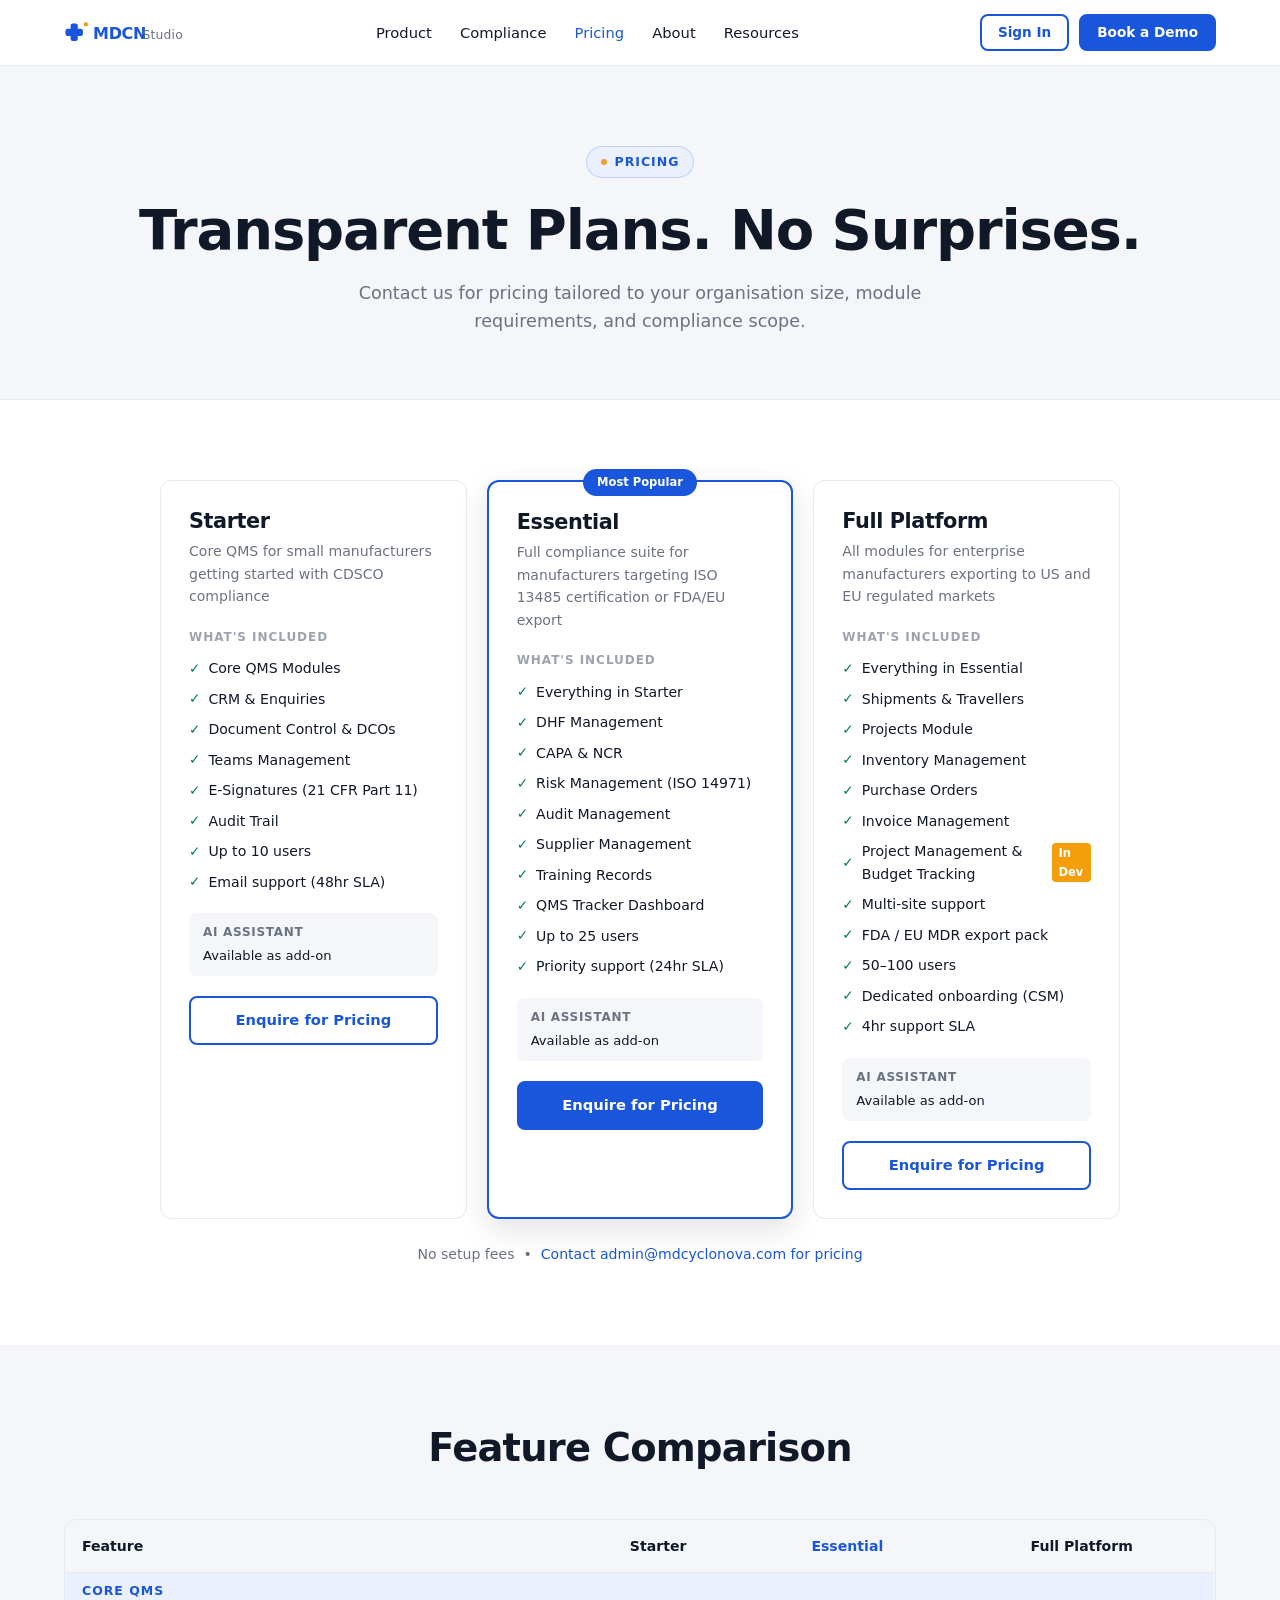
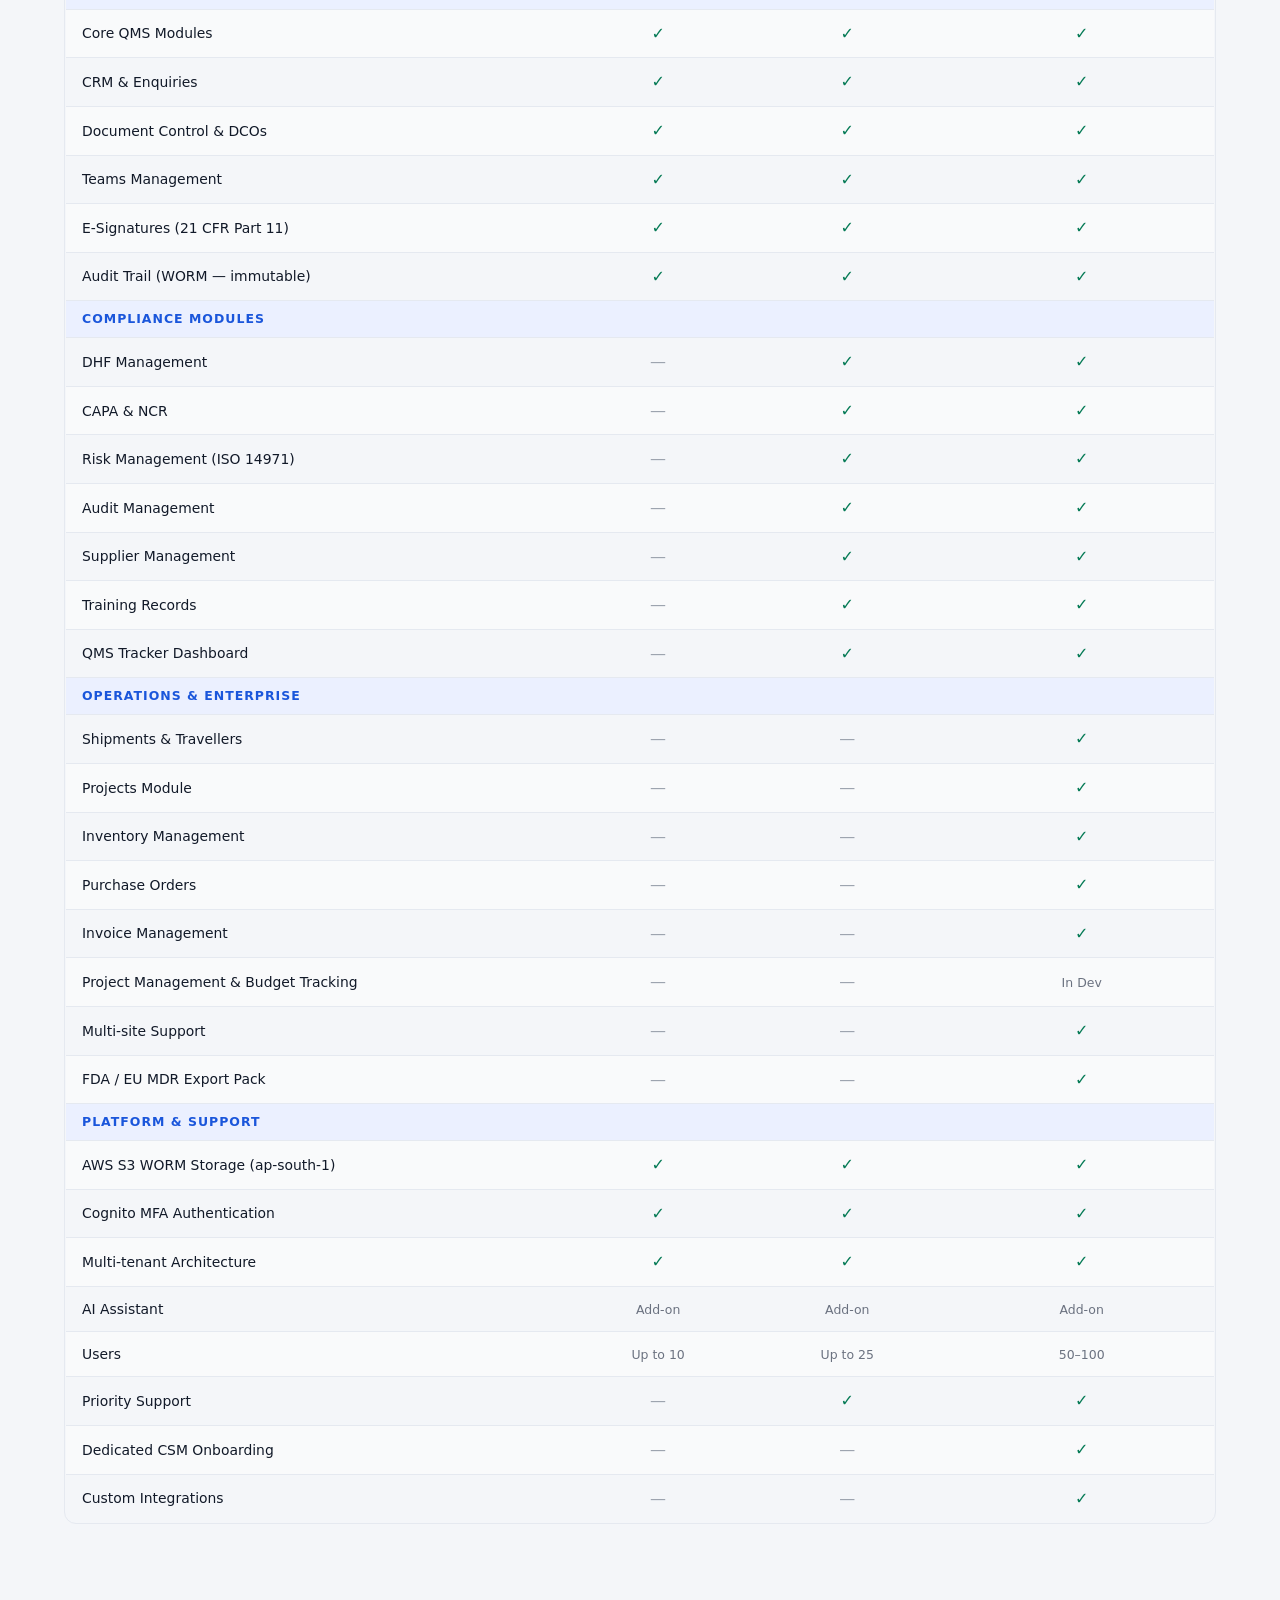
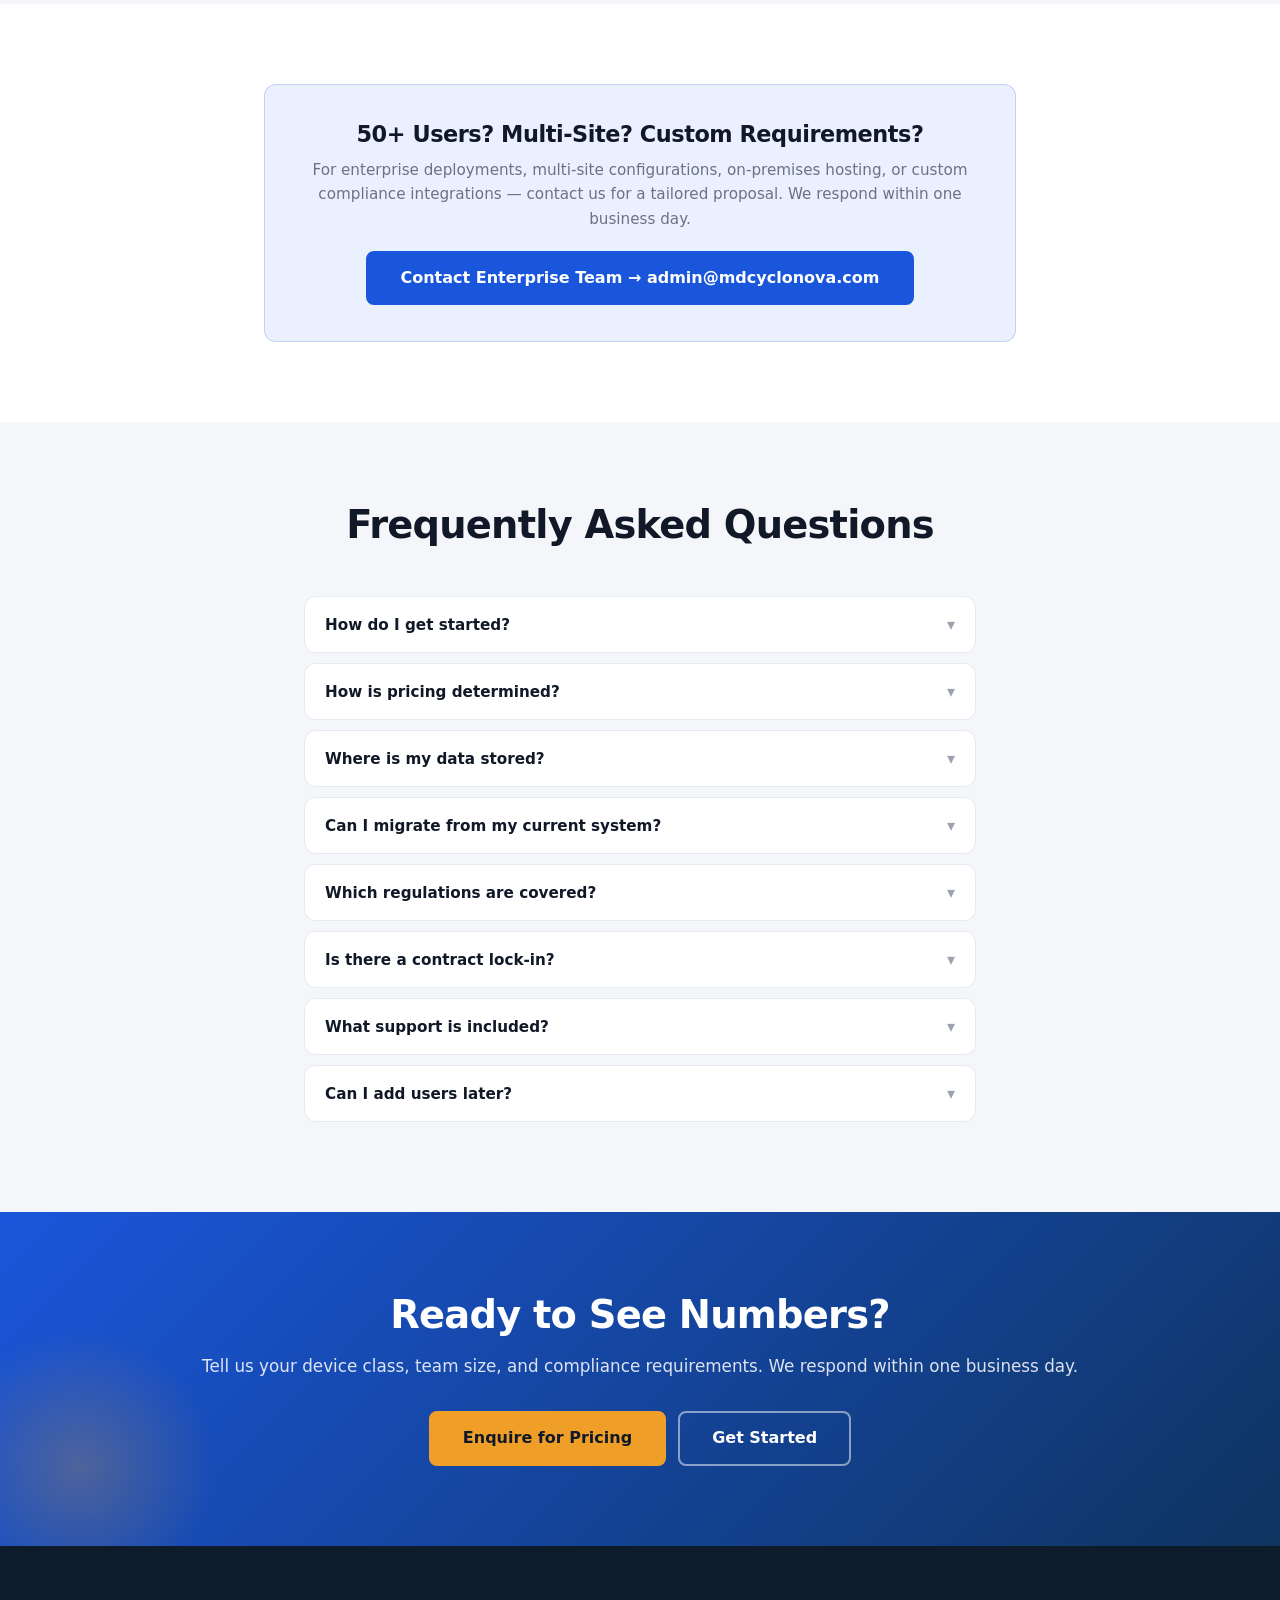
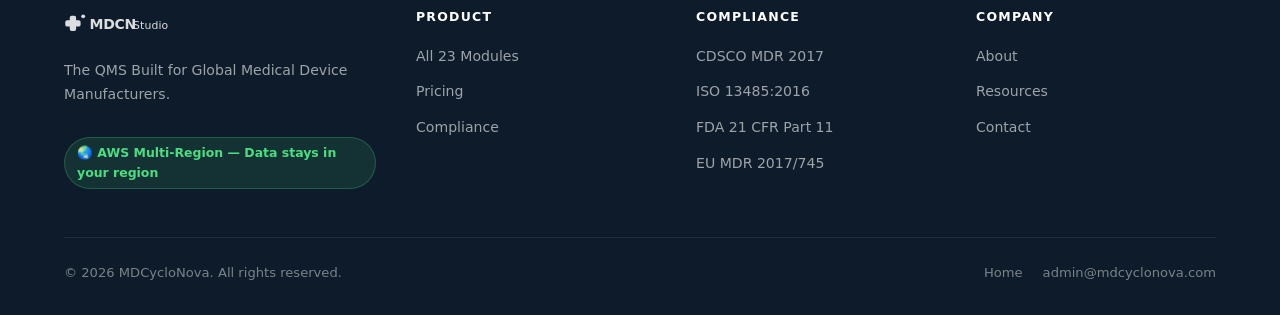
<file: pricing.html>
<!DOCTYPE html>
<html lang="en">
<head>
  <meta charset="UTF-8"/>
  <meta name="viewport" content="width=device-width, initial-scale=1.0"/>
  <title>Pricing — MDCN Studio | Transparent Plans for Medical Device Manufacturers</title>
  <meta name="description" content="MDCN Studio pricing: Starter, Essential, and Full Platform tiers. No prices listed — contact admin@mdcyclonova.com for pricing tailored to your organisation."/>
  <link rel="icon" type="image/svg+xml" href="data:image/svg+xml,%3Csvg xmlns='http://www.w3.org/2000/svg' viewBox='0 0 32 32'%3E%3Crect x='4' y='12' width='24' height='8' rx='2' fill='%231A56DB'/%3E%3Crect x='12' y='4' width='8' height='24' rx='2' fill='%231A56DB'/%3E%3C/svg%3E"/>
  <link rel="stylesheet" href="assets/style.css"/>
</head>
<body>

<header class="navbar" id="navbar">
  <div class="nav-inner">
    <a href="index.html" class="logo"><img src="assets/mdcn-logo.svg" alt="MDCN Studio" class="logo-img"/></a>
    <nav aria-label="Main navigation">
      <ul class="nav-links" id="navLinks">
        <li><a href="features.html">Product</a></li>
        <li><a href="compliance.html">Compliance</a></li>
        <li><a href="pricing.html" style="color:var(--primary);">Pricing</a></li>
        <li><a href="about.html">About</a></li>
        <li><a href="resources.html">Resources</a></li>
      </ul>
    </nav>
    <div class="nav-cta-group">
      <a href="https://4rgdsiupne.ap-south-1.awsapprunner.com/login" class="btn btn-outline btn-sm">Sign In</a>
      <a href="mailto:admin@mdcyclonova.com?subject=Demo Request" class="btn btn-primary btn-sm">Book a Demo</a>
      <button class="nav-toggle" id="navToggle" aria-label="Toggle navigation" aria-expanded="false"><span></span><span></span><span></span></button>
    </div>
  </div>
</header>

<!-- Page Header -->
<section class="page-header">
  <div class="container">
    <div class="eyebrow">Pricing</div>
    <h1>Transparent Plans. No Surprises.</h1>
    <p>Contact us for pricing tailored to your organisation size, module requirements, and compliance scope. </p>
  </div>
</section>

<!-- Tier Cards -->
<section>
  <div class="container">
    <div class="pricing-grid">

      <!-- Starter -->
      <div class="pricing-card">
        <h3>Starter</h3>
        <p class="tier-desc">Core QMS for small manufacturers getting started with CDSCO compliance</p>
        <div class="tier-includes">
          <p>What's included</p>
          <ul>
            <li><span class="chk">✓</span> Core QMS Modules</li>
            <li><span class="chk">✓</span> CRM &amp; Enquiries</li>
            <li><span class="chk">✓</span> Document Control &amp; DCOs</li>
            <li><span class="chk">✓</span> Teams Management</li>
            <li><span class="chk">✓</span> E-Signatures (21 CFR Part 11)</li>
            <li><span class="chk">✓</span> Audit Trail</li>
            <li><span class="chk">✓</span> Up to 10 users</li>
            <li><span class="chk">✓</span> Email support (48hr SLA)</li>
          </ul>
        </div>
        <div class="ai-addon"><strong>AI Assistant</strong>Available as add-on</div>
        <a href="mailto:admin@mdcyclonova.com?subject=Pricing Enquiry — Starter Plan" class="btn btn-outline" style="width:100%;text-align:center;display:block;padding:12px;">Enquire for Pricing</a>
      </div>

      <!-- Essential -->
      <div class="pricing-card popular">
        <div class="popular-tag">Most Popular</div>
        <h3>Essential</h3>
        <p class="tier-desc">Full compliance suite for manufacturers targeting ISO 13485 certification or FDA/EU export</p>
        <div class="tier-includes">
          <p>What's included</p>
          <ul>
            <li><span class="chk">✓</span> Everything in Starter</li>
            <li><span class="chk">✓</span> DHF Management</li>
            <li><span class="chk">✓</span> CAPA &amp; NCR</li>
            <li><span class="chk">✓</span> Risk Management (ISO 14971)</li>
            <li><span class="chk">✓</span> Audit Management</li>
            <li><span class="chk">✓</span> Supplier Management</li>
            <li><span class="chk">✓</span> Training Records</li>
            <li><span class="chk">✓</span> QMS Tracker Dashboard</li>
            <li><span class="chk">✓</span> Up to 25 users</li>
            <li><span class="chk">✓</span> Priority support (24hr SLA)</li>
          </ul>
        </div>
        <div class="ai-addon"><strong>AI Assistant</strong>Available as add-on</div>
        <a href="mailto:admin@mdcyclonova.com?subject=Pricing Enquiry — Essential Plan" class="btn btn-primary" style="width:100%;text-align:center;display:block;padding:12px;">Enquire for Pricing</a>
      </div>

      <!-- Full Platform -->
      <div class="pricing-card">
        <h3>Full Platform</h3>
        <p class="tier-desc">All modules for enterprise manufacturers exporting to US and EU regulated markets</p>
        <div class="tier-includes">
          <p>What's included</p>
          <ul>
            <li><span class="chk">✓</span> Everything in Essential</li>
            <li><span class="chk">✓</span> Shipments &amp; Travellers</li>
            <li><span class="chk">✓</span> Projects Module</li>
            <li><span class="chk">✓</span> Inventory Management</li>
            <li><span class="chk">✓</span> Purchase Orders</li>
            <li><span class="chk">✓</span> Invoice Management</li>
            <li><span class="chk">✓</span> Project Management &amp; Budget Tracking <span style="font-size:0.72rem;background:#f59e0b;color:#fff;padding:1px 6px;border-radius:4px;font-weight:700;margin-left:4px;">In Dev</span></li>
            <li><span class="chk">✓</span> Multi-site support</li>
            <li><span class="chk">✓</span> FDA / EU MDR export pack</li>
            <li><span class="chk">✓</span> 50–100 users</li>
            <li><span class="chk">✓</span> Dedicated onboarding (CSM)</li>
            <li><span class="chk">✓</span> 4hr support SLA</li>
          </ul>
        </div>
        <div class="ai-addon"><strong>AI Assistant</strong>Available as add-on</div>
        <a href="mailto:admin@mdcyclonova.com?subject=Pricing Enquiry — Full Platform" class="btn btn-outline" style="width:100%;text-align:center;display:block;padding:12px;">Enquire for Pricing</a>
      </div>

    </div>
    <p class="text-center mt-24" style="font-size:0.88rem;color:var(--text-2);">
      No setup fees &nbsp;•&nbsp;
      <a href="mailto:admin@mdcyclonova.com">Contact admin@mdcyclonova.com for pricing</a>
    </p>
  </div>
</section>

<!-- Feature Comparison Table -->
<section class="section-alt">
  <div class="container">
    <h2 class="text-center mb-48">Feature Comparison</h2>
    <div style="overflow-x:auto;border-radius:var(--radius-md);border:1px solid var(--border);">
      <table class="comparison-table">
        <thead>
          <tr>
            <th style="text-align:left;width:44%;">Feature</th>
            <th>Starter</th>
            <th style="color:var(--primary);">Essential</th>
            <th>Full Platform</th>
          </tr>
        </thead>
        <tbody>
          <tr><td colspan="4" style="background:var(--primary-light);color:var(--primary);font-size:0.78rem;font-weight:700;text-transform:uppercase;letter-spacing:0.08em;padding:8px 16px;">Core QMS</td></tr>
          <tr><td>Core QMS Modules</td><td><span class="chk-yes">✓</span></td><td><span class="chk-yes">✓</span></td><td><span class="chk-yes">✓</span></td></tr>
          <tr><td>CRM &amp; Enquiries</td><td><span class="chk-yes">✓</span></td><td><span class="chk-yes">✓</span></td><td><span class="chk-yes">✓</span></td></tr>
          <tr><td>Document Control &amp; DCOs</td><td><span class="chk-yes">✓</span></td><td><span class="chk-yes">✓</span></td><td><span class="chk-yes">✓</span></td></tr>
          <tr><td>Teams Management</td><td><span class="chk-yes">✓</span></td><td><span class="chk-yes">✓</span></td><td><span class="chk-yes">✓</span></td></tr>
          <tr><td>E-Signatures (21 CFR Part 11)</td><td><span class="chk-yes">✓</span></td><td><span class="chk-yes">✓</span></td><td><span class="chk-yes">✓</span></td></tr>
          <tr><td>Audit Trail (WORM — immutable)</td><td><span class="chk-yes">✓</span></td><td><span class="chk-yes">✓</span></td><td><span class="chk-yes">✓</span></td></tr>

          <tr><td colspan="4" style="background:var(--primary-light);color:var(--primary);font-size:0.78rem;font-weight:700;text-transform:uppercase;letter-spacing:0.08em;padding:8px 16px;">Compliance Modules</td></tr>
          <tr><td>DHF Management</td><td><span class="chk-no">—</span></td><td><span class="chk-yes">✓</span></td><td><span class="chk-yes">✓</span></td></tr>
          <tr><td>CAPA &amp; NCR</td><td><span class="chk-no">—</span></td><td><span class="chk-yes">✓</span></td><td><span class="chk-yes">✓</span></td></tr>
          <tr><td>Risk Management (ISO 14971)</td><td><span class="chk-no">—</span></td><td><span class="chk-yes">✓</span></td><td><span class="chk-yes">✓</span></td></tr>
          <tr><td>Audit Management</td><td><span class="chk-no">—</span></td><td><span class="chk-yes">✓</span></td><td><span class="chk-yes">✓</span></td></tr>
          <tr><td>Supplier Management</td><td><span class="chk-no">—</span></td><td><span class="chk-yes">✓</span></td><td><span class="chk-yes">✓</span></td></tr>
          <tr><td>Training Records</td><td><span class="chk-no">—</span></td><td><span class="chk-yes">✓</span></td><td><span class="chk-yes">✓</span></td></tr>
          <tr><td>QMS Tracker Dashboard</td><td><span class="chk-no">—</span></td><td><span class="chk-yes">✓</span></td><td><span class="chk-yes">✓</span></td></tr>

          <tr><td colspan="4" style="background:var(--primary-light);color:var(--primary);font-size:0.78rem;font-weight:700;text-transform:uppercase;letter-spacing:0.08em;padding:8px 16px;">Operations &amp; Enterprise</td></tr>
          <tr><td>Shipments &amp; Travellers</td><td><span class="chk-no">—</span></td><td><span class="chk-no">—</span></td><td><span class="chk-yes">✓</span></td></tr>
          <tr><td>Projects Module</td><td><span class="chk-no">—</span></td><td><span class="chk-no">—</span></td><td><span class="chk-yes">✓</span></td></tr>
          <tr><td>Inventory Management</td><td><span class="chk-no">—</span></td><td><span class="chk-no">—</span></td><td><span class="chk-yes">✓</span></td></tr>
          <tr><td>Purchase Orders</td><td><span class="chk-no">—</span></td><td><span class="chk-no">—</span></td><td><span class="chk-yes">✓</span></td></tr>
          <tr><td>Invoice Management</td><td><span class="chk-no">—</span></td><td><span class="chk-no">—</span></td><td><span class="chk-yes">✓</span></td></tr>
          <tr><td>Project Management &amp; Budget Tracking</td><td><span class="chk-no">—</span></td><td><span class="chk-no">—</span></td><td><span class="cell-text">In Dev</span></td></tr>
          <tr><td>Multi-site Support</td><td><span class="chk-no">—</span></td><td><span class="chk-no">—</span></td><td><span class="chk-yes">✓</span></td></tr>
          <tr><td>FDA / EU MDR Export Pack</td><td><span class="chk-no">—</span></td><td><span class="chk-no">—</span></td><td><span class="chk-yes">✓</span></td></tr>

          <tr><td colspan="4" style="background:var(--primary-light);color:var(--primary);font-size:0.78rem;font-weight:700;text-transform:uppercase;letter-spacing:0.08em;padding:8px 16px;">Platform &amp; Support</td></tr>
          <tr><td>AWS S3 WORM Storage (ap-south-1)</td><td><span class="chk-yes">✓</span></td><td><span class="chk-yes">✓</span></td><td><span class="chk-yes">✓</span></td></tr>
          <tr><td>Cognito MFA Authentication</td><td><span class="chk-yes">✓</span></td><td><span class="chk-yes">✓</span></td><td><span class="chk-yes">✓</span></td></tr>
          <tr><td>Multi-tenant Architecture</td><td><span class="chk-yes">✓</span></td><td><span class="chk-yes">✓</span></td><td><span class="chk-yes">✓</span></td></tr>
          <tr><td>AI Assistant</td><td><span class="cell-text">Add-on</span></td><td><span class="cell-text">Add-on</span></td><td><span class="cell-text">Add-on</span></td></tr>
          <tr><td>Users</td><td><span class="cell-text">Up to 10</span></td><td><span class="cell-text">Up to 25</span></td><td><span class="cell-text">50–100</span></td></tr>
          <tr><td>Priority Support</td><td><span class="chk-no">—</span></td><td><span class="chk-yes">✓</span></td><td><span class="chk-yes">✓</span></td></tr>
          <tr><td>Dedicated CSM Onboarding</td><td><span class="chk-no">—</span></td><td><span class="chk-no">—</span></td><td><span class="chk-yes">✓</span></td></tr>
          <tr><td>Custom Integrations</td><td><span class="chk-no">—</span></td><td><span class="chk-no">—</span></td><td><span class="chk-yes">✓</span></td></tr>
        </tbody>
      </table>
    </div>
  </div>
</section>

<!-- Enterprise CTA -->
<section>
  <div class="container" style="max-width:800px;">
    <div class="enterprise-box">
      <h3>50+ Users? Multi-Site? Custom Requirements?</h3>
      <p>For enterprise deployments, multi-site configurations, on-premises hosting, or custom compliance integrations — contact us for a tailored proposal. We respond within one business day.</p>
      <a href="mailto:admin@mdcyclonova.com?subject=Enterprise Pricing — MDCN Studio" class="btn btn-primary btn-lg">Contact Enterprise Team → admin@mdcyclonova.com</a>
    </div>
  </div>
</section>

<!-- FAQ -->
<section class="section-alt">
  <div class="container" style="max-width:720px;">
    <h2 class="text-center mb-48">Frequently Asked Questions</h2>

    <div class="faq-item">
      <button class="faq-trigger" onclick="toggleFaq(this)">
        <span>How do I get started?</span>
        <span class="faq-arrow">▾</span>
      </button>
      <div class="faq-body">
        <p>Contact <a href="mailto:admin@mdcyclonova.com">admin@mdcyclonova.com</a> to book a demo or request pricing. We'll set up your organisation and walk you through the platform — no commitment required to explore.</p>
      </div>
    </div>

    <div class="faq-item">
      <button class="faq-trigger" onclick="toggleFaq(this)">
        <span>How is pricing determined?</span>
        <span class="faq-arrow">▾</span>
      </button>
      <div class="faq-body">
        <p>Pricing is based on the modules you need, the number of users in your organisation, and your compliance requirements (CDSCO only, full ISO 13485, or FDA/EU MDR export pack). Contact us and we'll send a clear, line-item proposal within one business day.</p>
      </div>
    </div>

    <div class="faq-item">
      <button class="faq-trigger" onclick="toggleFaq(this)">
        <span>Where is my data stored?</span>
        <span class="faq-arrow">▾</span>
      </button>
      <div class="faq-body">
        <p>All data for Indian customers is stored on AWS Mumbai (ap-south-1). Your compliance records, audit trails, and documents never leave Indian soil — meeting regional data residency requirements. Storage uses S3 Object Lock WORM with KMS encryption at rest.</p>
      </div>
    </div>

    <div class="faq-item">
      <button class="faq-trigger" onclick="toggleFaq(this)">
        <span>Can I migrate from my current system?</span>
        <span class="faq-arrow">▾</span>
      </button>
      <div class="faq-body">
        <p>Yes. MDCN Studio supports bulk import of existing SOPs (PDF or ZIP batches), supplier records (CSV), and employee/training data. Our onboarding guide walks your QA Manager through the full import process. For complex migrations, the Full Platform includes a dedicated Customer Success Manager.</p>
      </div>
    </div>

    <div class="faq-item">
      <button class="faq-trigger" onclick="toggleFaq(this)">
        <span>Which regulations are covered?</span>
        <span class="faq-arrow">▾</span>
      </button>
      <div class="faq-body">
        <p>MDCN Studio covers CDSCO MDR 2017 (Schedule 5 — all 12 clauses), ISO 13485:2016 (Sections 4–8 — 28 clauses), FDA 21 CFR Part 11 (all 17 applicable sections), and EU MDR 2017/745 (Annex IX — 11/12 requirements). See the <a href="compliance.html">full compliance matrix</a> for clause-by-clause detail.</p>
      </div>
    </div>

    <div class="faq-item">
      <button class="faq-trigger" onclick="toggleFaq(this)">
        <span>Is there a contract lock-in?</span>
        <span class="faq-arrow">▾</span>
      </button>
      <div class="faq-body">
        <p>Monthly and annual agreements are available. Annual plans typically include priority support and a better rate. There is no long-term lock-in — contact <a href="mailto:admin@mdcyclonova.com">admin@mdcyclonova.com</a> to discuss options.</p>
      </div>
    </div>

    <div class="faq-item">
      <button class="faq-trigger" onclick="toggleFaq(this)">
        <span>What support is included?</span>
        <span class="faq-arrow">▾</span>
      </button>
      <div class="faq-body">
        <p>All plans include email support and access to the knowledge base. Starter: 48hr response. Essential: 24hr response. Full Platform: 4hr response (business hours IST) with a dedicated Customer Success Manager and monthly strategy call.</p>
      </div>
    </div>

    <div class="faq-item">
      <button class="faq-trigger" onclick="toggleFaq(this)">
        <span>Can I add users later?</span>
        <span class="faq-arrow">▾</span>
      </button>
      <div class="faq-body">
        <p>Yes. User seat adjustments are handled by our team. Contact <a href="mailto:admin@mdcyclonova.com">admin@mdcyclonova.com</a> to add users or upgrade your tier as your organisation grows.</p>
      </div>
    </div>

  </div>
</section>

<!-- Final CTA -->
<section class="cta-banner">
  <div class="container">
    <h2>Ready to See Numbers?</h2>
    <p>Tell us your device class, team size, and compliance requirements. We respond within one business day.</p>
    <div style="display:flex;gap:12px;justify-content:center;flex-wrap:wrap;">
      <a href="mailto:admin@mdcyclonova.com?subject=Pricing Request — MDCN Studio" class="btn btn-gold btn-lg">Enquire for Pricing</a>
      <a href="https://4rgdsiupne.ap-south-1.awsapprunner.com/login" class="btn btn-ghost btn-lg">Get Started</a>
    </div>
  </div>
</section>

<footer class="footer">
  <div class="container">
    <div class="footer-grid">
      <div class="footer-brand">
        <a href="index.html" class="logo"><img src="assets/mdcn-logo.svg" alt="MDCN Studio" style="height:28px;filter:brightness(0) invert(1);opacity:0.85;"/></a>
        <p>The QMS Built for Global Medical Device Manufacturers.</p>
        <div class="footer-india-note">🌏 AWS Multi-Region — Data stays in your region</div>
      </div>
      <div class="footer-col">
        <h4>Product</h4>
        <ul>
          <li><a href="features.html">All 23 Modules</a></li>
          <li><a href="pricing.html">Pricing</a></li>
          <li><a href="compliance.html">Compliance</a></li>
        </ul>
      </div>
      <div class="footer-col">
        <h4>Compliance</h4>
        <ul>
          <li><a href="compliance.html#cdsco">CDSCO MDR 2017</a></li>
          <li><a href="compliance.html#iso">ISO 13485:2016</a></li>
          <li><a href="compliance.html#cfr">FDA 21 CFR Part 11</a></li>
          <li><a href="compliance.html#eumdr">EU MDR 2017/745</a></li>
        </ul>
      </div>
      <div class="footer-col">
        <h4>Company</h4>
        <ul>
          <li><a href="about.html">About</a></li>
          <li><a href="resources.html">Resources</a></li>
          <li><a href="mailto:admin@mdcyclonova.com">Contact</a></li>
        </ul>
      </div>
    </div>
    <div class="footer-bottom">
      <span>© 2026 MDCycloNova. All rights reserved.</span>
      <div class="footer-bottom-links"><a href="index.html">Home</a><a href="mailto:admin@mdcyclonova.com">admin@mdcyclonova.com</a></div>
    </div>
  </div>
</footer>

<script>
  const toggle = document.getElementById('navToggle');
  const navLinks = document.getElementById('navLinks');
  toggle.addEventListener('click', () => { const open = navLinks.classList.toggle('open'); toggle.setAttribute('aria-expanded', open); });

  function toggleFaq(btn) {
    const body = btn.nextElementSibling;
    const isOpen = body.classList.contains('open');
    document.querySelectorAll('.faq-body.open').forEach(b => { b.classList.remove('open'); b.previousElementSibling.classList.remove('open'); });
    if (!isOpen) { body.classList.add('open'); btn.classList.add('open'); }
  }
</script>
</body>
</html>
</file>
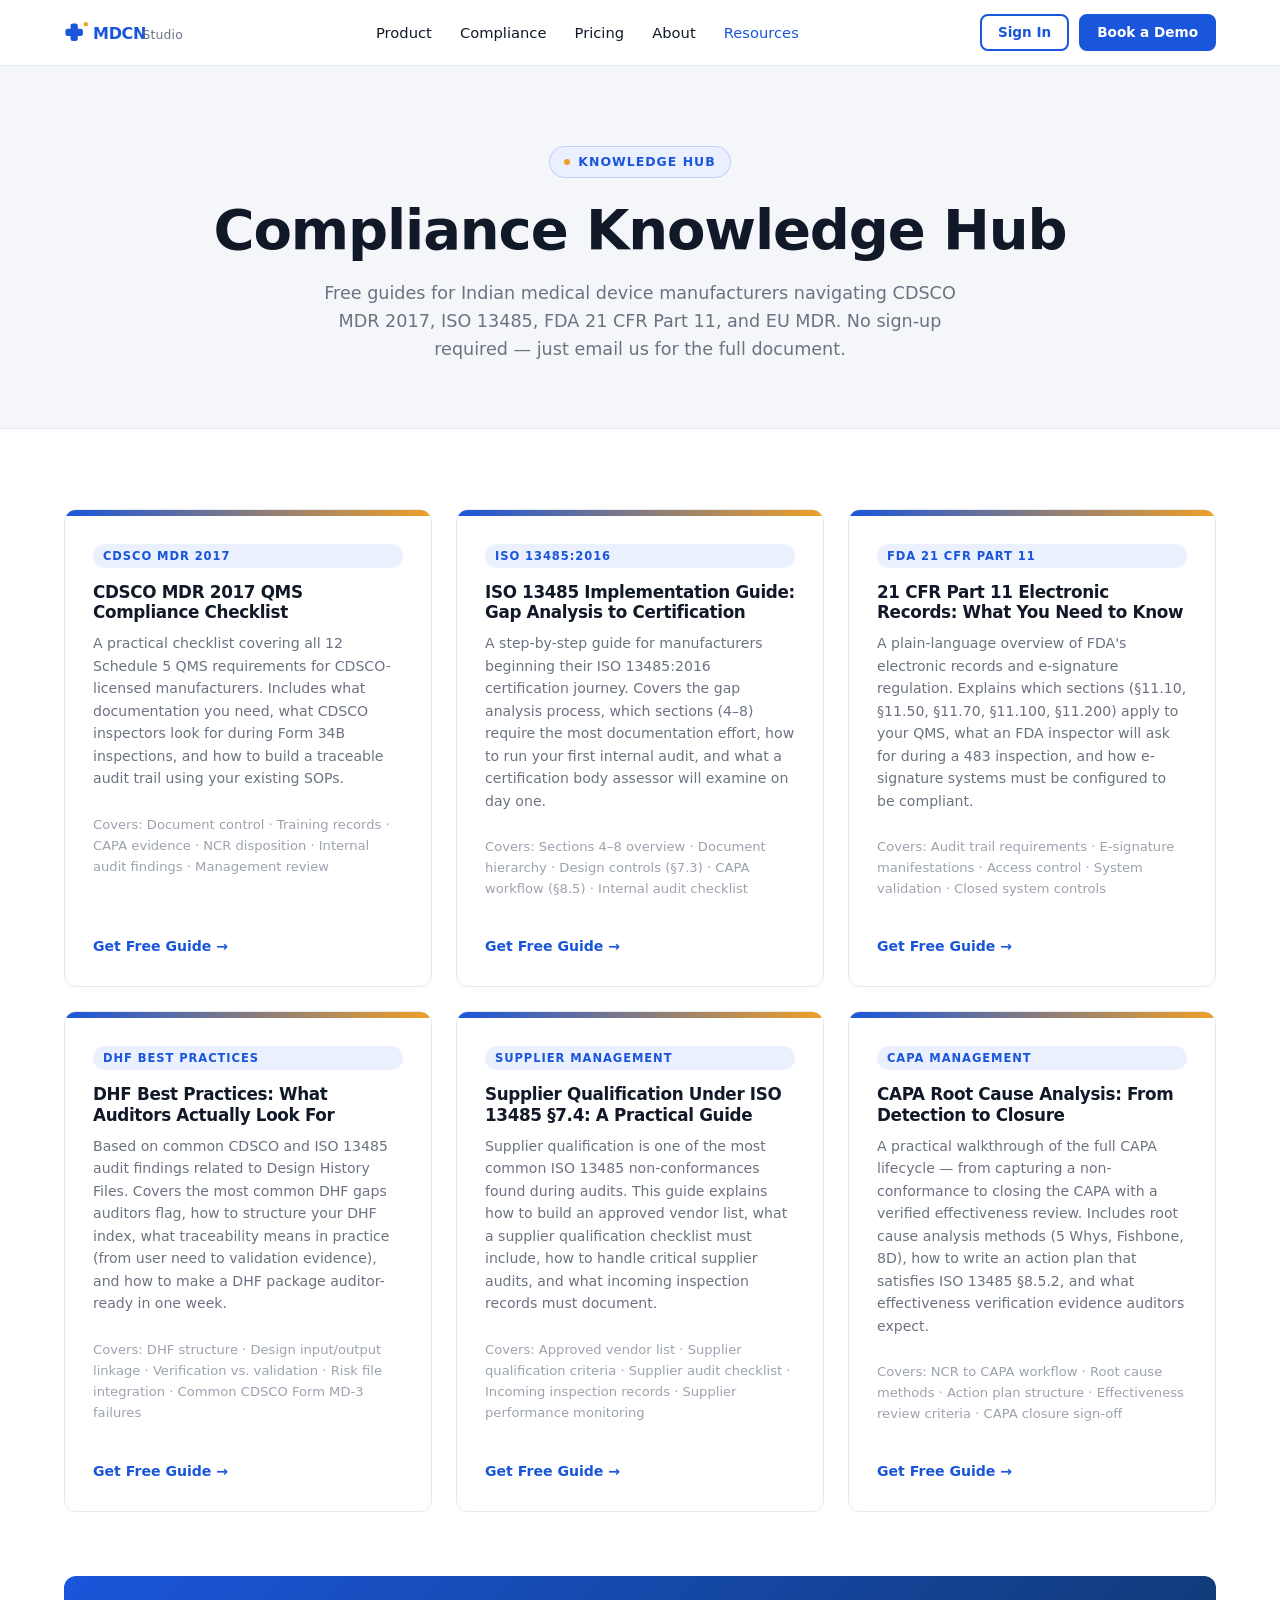
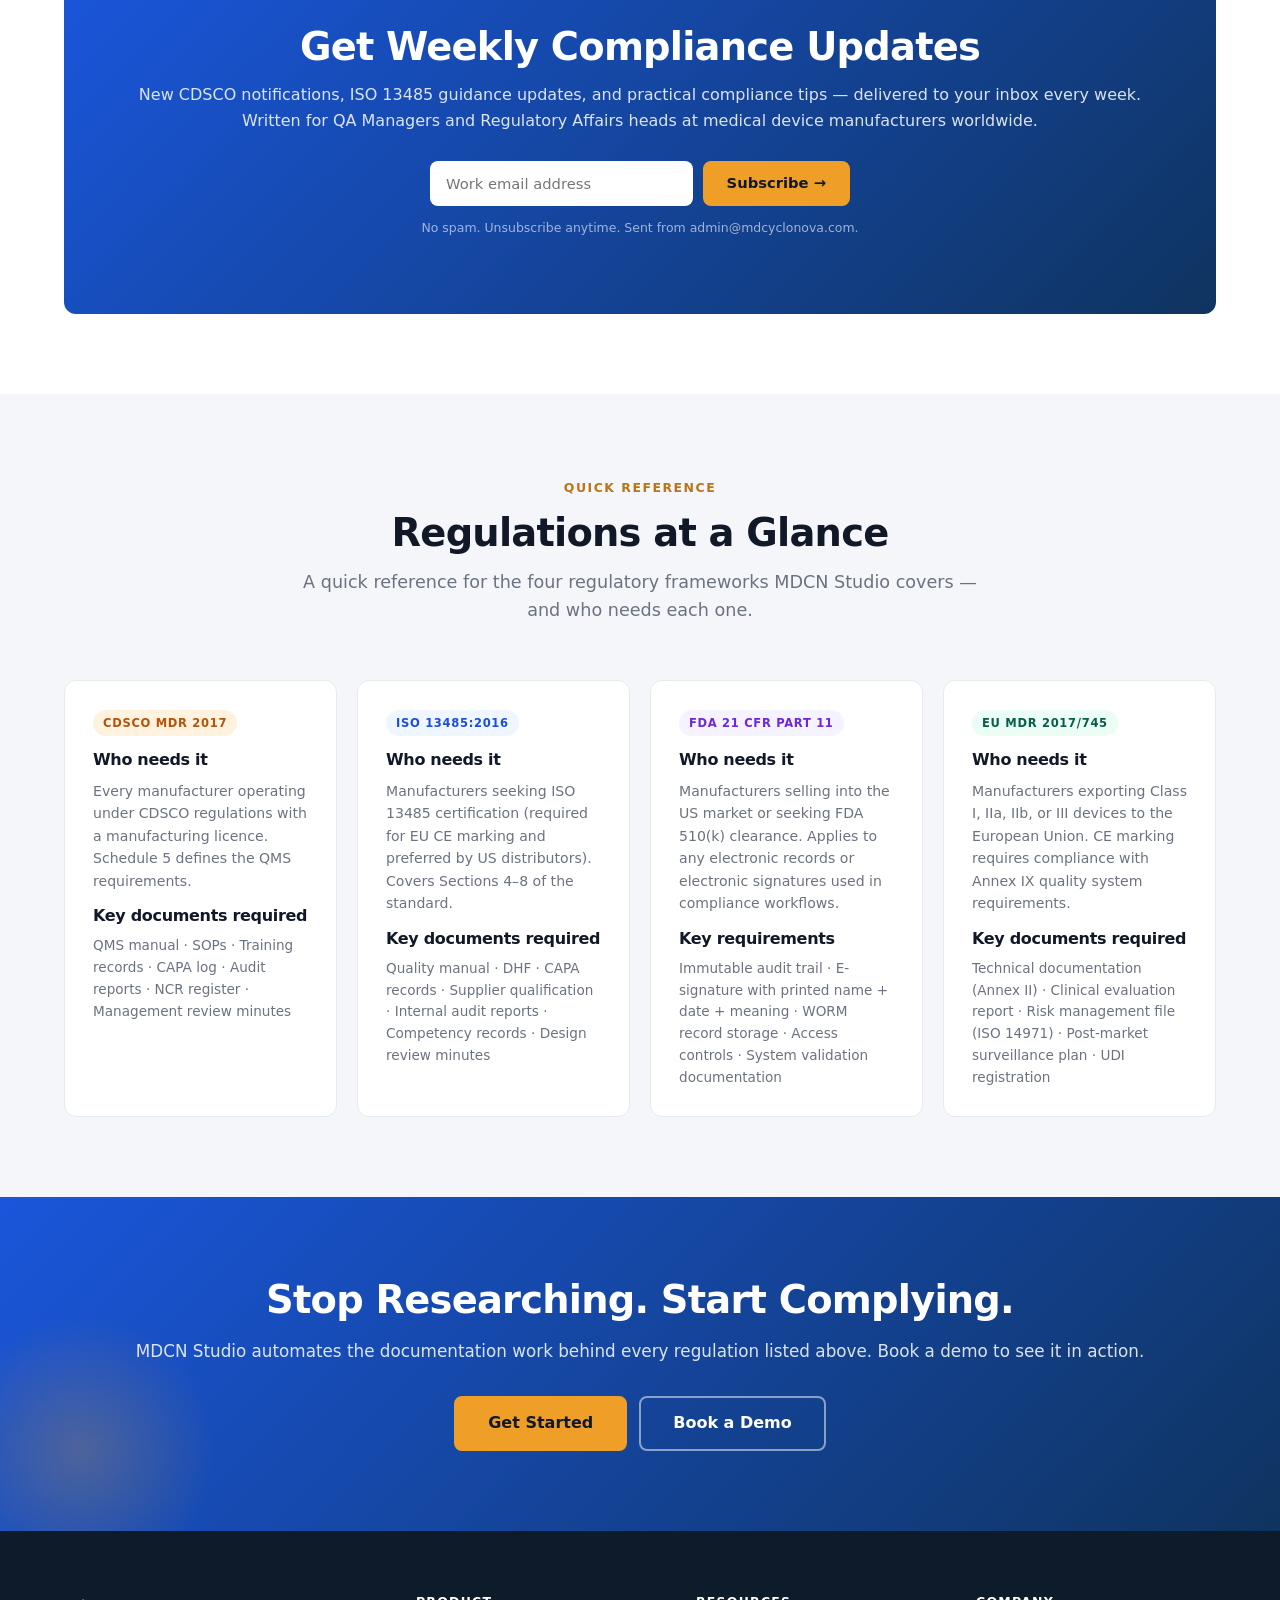
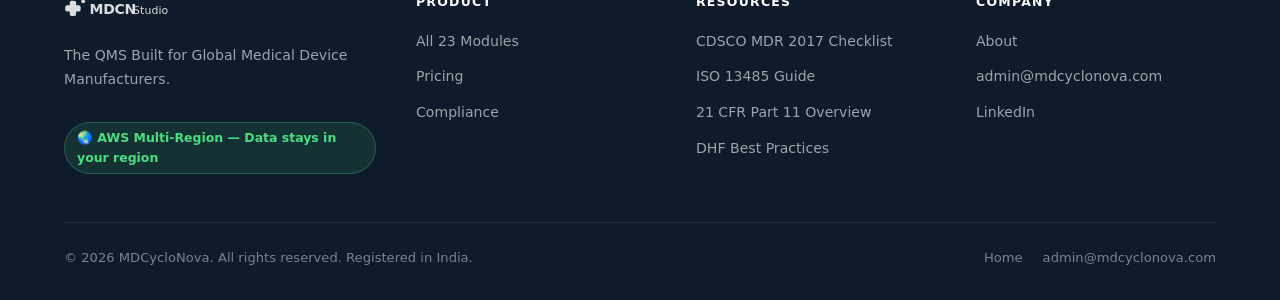
<file: resources.html>
<!DOCTYPE html>
<html lang="en">
<head>
  <meta charset="UTF-8"/>
  <meta name="viewport" content="width=device-width, initial-scale=1.0"/>
  <title>Resources — MDCN Studio | Compliance Knowledge Hub for Medical Device Manufacturers</title>
  <meta name="description" content="Free compliance guides for Indian medical device manufacturers: CDSCO MDR 2017 checklists, ISO 13485 implementation guides, 21 CFR Part 11 overviews, and DHF best practices."/>
  <link rel="icon" type="image/svg+xml" href="data:image/svg+xml,%3Csvg xmlns='http://www.w3.org/2000/svg' viewBox='0 0 32 32'%3E%3Crect x='4' y='12' width='24' height='8' rx='2' fill='%231A56DB'/%3E%3Crect x='12' y='4' width='8' height='24' rx='2' fill='%231A56DB'/%3E%3C/svg%3E"/>
  <link rel="stylesheet" href="assets/style.css"/>
</head>
<body>

<header class="navbar" id="navbar">
  <div class="nav-inner">
    <a href="index.html" class="logo"><img src="assets/mdcn-logo.svg" alt="MDCN Studio" class="logo-img"/></a>
    <nav aria-label="Main navigation">
      <ul class="nav-links" id="navLinks">
        <li><a href="features.html">Product</a></li>
        <li><a href="compliance.html">Compliance</a></li>
        <li><a href="pricing.html">Pricing</a></li>
        <li><a href="about.html">About</a></li>
        <li><a href="resources.html" style="color:var(--primary);">Resources</a></li>
      </ul>
    </nav>
    <div class="nav-cta-group">
      <a href="https://4rgdsiupne.ap-south-1.awsapprunner.com/login" class="btn btn-outline btn-sm">Sign In</a>
      <a href="mailto:admin@mdcyclonova.com?subject=Demo Request" class="btn btn-primary btn-sm">Book a Demo</a>
      <button class="nav-toggle" id="navToggle" aria-label="Toggle navigation" aria-expanded="false"><span></span><span></span><span></span></button>
    </div>
  </div>
</header>

<!-- Page Header -->
<section class="page-header">
  <div class="container">
    <div class="eyebrow">Knowledge Hub</div>
    <h1>Compliance Knowledge Hub</h1>
    <p>Free guides for Indian medical device manufacturers navigating CDSCO MDR 2017, ISO 13485, FDA 21 CFR Part 11, and EU MDR. No sign-up required — just email us for the full document.</p>
  </div>
</section>

<!-- Resources Grid -->
<section>
  <div class="container">
    <div class="resources-grid">

      <!-- Resource 1 -->
      <div class="resource-card">
        <div class="resource-top"></div>
        <div class="resource-body">
          <span class="resource-tag">CDSCO MDR 2017</span>
          <h3>CDSCO MDR 2017 QMS Compliance Checklist</h3>
          <p>A practical checklist covering all 12 Schedule 5 QMS requirements for CDSCO-licensed manufacturers. Includes what documentation you need, what CDSCO inspectors look for during Form 34B inspections, and how to build a traceable audit trail using your existing SOPs.</p>
          <p style="font-size:0.82rem;color:var(--text-3);margin-top:8px;">Covers: Document control · Training records · CAPA evidence · NCR disposition · Internal audit findings · Management review</p>
          <a href="mailto:admin@mdcyclonova.com?subject=Free Guide Request — CDSCO MDR 2017 QMS Compliance Checklist" class="resource-cta">Get Free Guide →</a>
        </div>
      </div>

      <!-- Resource 2 -->
      <div class="resource-card">
        <div class="resource-top"></div>
        <div class="resource-body">
          <span class="resource-tag">ISO 13485:2016</span>
          <h3>ISO 13485 Implementation Guide: Gap Analysis to Certification</h3>
          <p>A step-by-step guide for manufacturers beginning their ISO 13485:2016 certification journey. Covers the gap analysis process, which sections (4–8) require the most documentation effort, how to run your first internal audit, and what a certification body assessor will examine on day one.</p>
          <p style="font-size:0.82rem;color:var(--text-3);margin-top:8px;">Covers: Sections 4–8 overview · Document hierarchy · Design controls (§7.3) · CAPA workflow (§8.5) · Internal audit checklist</p>
          <a href="mailto:admin@mdcyclonova.com?subject=Free Guide Request — ISO 13485 Implementation Guide" class="resource-cta">Get Free Guide →</a>
        </div>
      </div>

      <!-- Resource 3 -->
      <div class="resource-card">
        <div class="resource-top"></div>
        <div class="resource-body">
          <span class="resource-tag">FDA 21 CFR Part 11</span>
          <h3>21 CFR Part 11 Electronic Records: What You Need to Know</h3>
          <p>A plain-language overview of FDA's electronic records and e-signature regulation. Explains which sections (§11.10, §11.50, §11.70, §11.100, §11.200) apply to your QMS, what an FDA inspector will ask for during a 483 inspection, and how e-signature systems must be configured to be compliant.</p>
          <p style="font-size:0.82rem;color:var(--text-3);margin-top:8px;">Covers: Audit trail requirements · E-signature manifestations · Access control · System validation · Closed system controls</p>
          <a href="mailto:admin@mdcyclonova.com?subject=Free Guide Request — 21 CFR Part 11 Electronic Records" class="resource-cta">Get Free Guide →</a>
        </div>
      </div>

      <!-- Resource 4 -->
      <div class="resource-card">
        <div class="resource-top"></div>
        <div class="resource-body">
          <span class="resource-tag">DHF Best Practices</span>
          <h3>DHF Best Practices: What Auditors Actually Look For</h3>
          <p>Based on common CDSCO and ISO 13485 audit findings related to Design History Files. Covers the most common DHF gaps auditors flag, how to structure your DHF index, what traceability means in practice (from user need to validation evidence), and how to make a DHF package auditor-ready in one week.</p>
          <p style="font-size:0.82rem;color:var(--text-3);margin-top:8px;">Covers: DHF structure · Design input/output linkage · Verification vs. validation · Risk file integration · Common CDSCO Form MD-3 failures</p>
          <a href="mailto:admin@mdcyclonova.com?subject=Free Guide Request — DHF Best Practices" class="resource-cta">Get Free Guide →</a>
        </div>
      </div>

      <!-- Resource 5 -->
      <div class="resource-card">
        <div class="resource-top"></div>
        <div class="resource-body">
          <span class="resource-tag">Supplier Management</span>
          <h3>Supplier Qualification Under ISO 13485 §7.4: A Practical Guide</h3>
          <p>Supplier qualification is one of the most common ISO 13485 non-conformances found during audits. This guide explains how to build an approved vendor list, what a supplier qualification checklist must include, how to handle critical supplier audits, and what incoming inspection records must document.</p>
          <p style="font-size:0.82rem;color:var(--text-3);margin-top:8px;">Covers: Approved vendor list · Supplier qualification criteria · Supplier audit checklist · Incoming inspection records · Supplier performance monitoring</p>
          <a href="mailto:admin@mdcyclonova.com?subject=Free Guide Request — Supplier Qualification ISO 13485" class="resource-cta">Get Free Guide →</a>
        </div>
      </div>

      <!-- Resource 6 -->
      <div class="resource-card">
        <div class="resource-top"></div>
        <div class="resource-body">
          <span class="resource-tag">CAPA Management</span>
          <h3>CAPA Root Cause Analysis: From Detection to Closure</h3>
          <p>A practical walkthrough of the full CAPA lifecycle — from capturing a non-conformance to closing the CAPA with a verified effectiveness review. Includes root cause analysis methods (5 Whys, Fishbone, 8D), how to write an action plan that satisfies ISO 13485 §8.5.2, and what effectiveness verification evidence auditors expect.</p>
          <p style="font-size:0.82rem;color:var(--text-3);margin-top:8px;">Covers: NCR to CAPA workflow · Root cause methods · Action plan structure · Effectiveness review criteria · CAPA closure sign-off</p>
          <a href="mailto:admin@mdcyclonova.com?subject=Free Guide Request — CAPA Root Cause Analysis" class="resource-cta">Get Free Guide →</a>
        </div>
      </div>

    </div>

    <!-- Newsletter / Updates -->
    <div class="newsletter-box">
      <h2>Get Weekly Compliance Updates</h2>
      <p>New CDSCO notifications, ISO 13485 guidance updates, and practical compliance tips — delivered to your inbox every week. Written for QA Managers and Regulatory Affairs heads at medical device manufacturers worldwide.</p>
      <form style="display:flex;gap:10px;max-width:420px;margin:0 auto;flex-wrap:wrap;justify-content:center;" onsubmit="handleNewsletterSubmit(event)">
        <input type="email" placeholder="Work email address" required style="flex:1;min-width:200px;padding:12px 16px;border:none;border-radius:var(--radius);font-family:inherit;font-size:0.92rem;color:var(--text);outline:none;" aria-label="Work email"/>
        <button type="submit" class="btn btn-gold">Subscribe →</button>
      </form>
      <p style="font-size:0.78rem;color:rgba(255,255,255,0.6);margin-top:12px;">No spam. Unsubscribe anytime. Sent from admin@mdcyclonova.com.</p>
    </div>
  </div>
</section>

<!-- Compliance Quick Reference -->
<section class="section-alt">
  <div class="container">
    <div class="section-head">
      <span class="section-eyebrow">Quick Reference</span>
      <h2>Regulations at a Glance</h2>
      <p>A quick reference for the four regulatory frameworks MDCN Studio covers — and who needs each one.</p>
    </div>
    <div style="display:grid;grid-template-columns:repeat(auto-fit,minmax(260px,1fr));gap:20px;">
      <div style="background:var(--white);border:1px solid var(--border);border-radius:var(--radius-md);padding:28px;">
        <span class="reg-badge cdsco" style="margin-bottom:14px;display:inline-block;">CDSCO MDR 2017</span>
        <h3 style="font-size:1rem;margin-bottom:10px;">Who needs it</h3>
        <p style="font-size:0.88rem;color:var(--text-2);margin-bottom:14px;">Every manufacturer operating under CDSCO regulations with a manufacturing licence. Schedule 5 defines the QMS requirements.</p>
        <h3 style="font-size:1rem;margin-bottom:10px;">Key documents required</h3>
        <p style="font-size:0.85rem;color:var(--text-2);margin:0;">QMS manual · SOPs · Training records · CAPA log · Audit reports · NCR register · Management review minutes</p>
      </div>
      <div style="background:var(--white);border:1px solid var(--border);border-radius:var(--radius-md);padding:28px;">
        <span class="reg-badge iso" style="margin-bottom:14px;display:inline-block;">ISO 13485:2016</span>
        <h3 style="font-size:1rem;margin-bottom:10px;">Who needs it</h3>
        <p style="font-size:0.88rem;color:var(--text-2);margin-bottom:14px;">Manufacturers seeking ISO 13485 certification (required for EU CE marking and preferred by US distributors). Covers Sections 4–8 of the standard.</p>
        <h3 style="font-size:1rem;margin-bottom:10px;">Key documents required</h3>
        <p style="font-size:0.85rem;color:var(--text-2);margin:0;">Quality manual · DHF · CAPA records · Supplier qualification · Internal audit reports · Competency records · Design review minutes</p>
      </div>
      <div style="background:var(--white);border:1px solid var(--border);border-radius:var(--radius-md);padding:28px;">
        <span class="reg-badge cfr" style="margin-bottom:14px;display:inline-block;">FDA 21 CFR Part 11</span>
        <h3 style="font-size:1rem;margin-bottom:10px;">Who needs it</h3>
        <p style="font-size:0.88rem;color:var(--text-2);margin-bottom:14px;">Manufacturers selling into the US market or seeking FDA 510(k) clearance. Applies to any electronic records or electronic signatures used in compliance workflows.</p>
        <h3 style="font-size:1rem;margin-bottom:10px;">Key requirements</h3>
        <p style="font-size:0.85rem;color:var(--text-2);margin:0;">Immutable audit trail · E-signature with printed name + date + meaning · WORM record storage · Access controls · System validation documentation</p>
      </div>
      <div style="background:var(--white);border:1px solid var(--border);border-radius:var(--radius-md);padding:28px;">
        <span class="reg-badge eumdr" style="margin-bottom:14px;display:inline-block;">EU MDR 2017/745</span>
        <h3 style="font-size:1rem;margin-bottom:10px;">Who needs it</h3>
        <p style="font-size:0.88rem;color:var(--text-2);margin-bottom:14px;">Manufacturers exporting Class I, IIa, IIb, or III devices to the European Union. CE marking requires compliance with Annex IX quality system requirements.</p>
        <h3 style="font-size:1rem;margin-bottom:10px;">Key documents required</h3>
        <p style="font-size:0.85rem;color:var(--text-2);margin:0;">Technical documentation (Annex II) · Clinical evaluation report · Risk management file (ISO 14971) · Post-market surveillance plan · UDI registration</p>
      </div>
    </div>
  </div>
</section>

<!-- CTA -->
<section class="cta-banner">
  <div class="container">
    <h2>Stop Researching. Start Complying.</h2>
    <p>MDCN Studio automates the documentation work behind every regulation listed above. Book a demo to see it in action.</p>
    <div style="display:flex;gap:12px;justify-content:center;flex-wrap:wrap;">
      <a href="https://4rgdsiupne.ap-south-1.awsapprunner.com/login" class="btn btn-gold btn-lg">Get Started</a>
      <a href="mailto:admin@mdcyclonova.com?subject=Demo Request" class="btn btn-ghost btn-lg">Book a Demo</a>
    </div>
  </div>
</section>

<footer class="footer">
  <div class="container">
    <div class="footer-grid">
      <div class="footer-brand">
        <a href="index.html" class="logo"><img src="assets/mdcn-logo.svg" alt="MDCN Studio" style="height:28px;filter:brightness(0) invert(1);opacity:0.85;"/></a>
        <p>The QMS Built for Global Medical Device Manufacturers.</p>
        <div class="footer-india-note">🌏 AWS Multi-Region — Data stays in your region</div>
      </div>
      <div class="footer-col">
        <h4>Product</h4>
        <ul><li><a href="features.html">All 23 Modules</a></li><li><a href="pricing.html">Pricing</a></li><li><a href="compliance.html">Compliance</a></li></ul>
      </div>
      <div class="footer-col">
        <h4>Resources</h4>
        <ul>
          <li><a href="mailto:admin@mdcyclonova.com?subject=Free Guide Request — CDSCO MDR 2017 QMS Compliance Checklist">CDSCO MDR 2017 Checklist</a></li>
          <li><a href="mailto:admin@mdcyclonova.com?subject=Free Guide Request — ISO 13485 Implementation Guide">ISO 13485 Guide</a></li>
          <li><a href="mailto:admin@mdcyclonova.com?subject=Free Guide Request — 21 CFR Part 11 Electronic Records">21 CFR Part 11 Overview</a></li>
          <li><a href="mailto:admin@mdcyclonova.com?subject=Free Guide Request — DHF Best Practices">DHF Best Practices</a></li>
        </ul>
      </div>
      <div class="footer-col">
        <h4>Company</h4>
        <ul>
          <li><a href="about.html">About</a></li>
          <li><a href="mailto:admin@mdcyclonova.com">admin@mdcyclonova.com</a></li>
          <li><a href="https://linkedin.com/company/mdcyclonova" target="_blank" rel="noopener">LinkedIn</a></li>
        </ul>
      </div>
    </div>
    <div class="footer-bottom">
      <span>© 2026 MDCycloNova. All rights reserved. Registered in India.</span>
      <div class="footer-bottom-links"><a href="index.html">Home</a><a href="mailto:admin@mdcyclonova.com">admin@mdcyclonova.com</a></div>
    </div>
  </div>
</footer>

<script>
  const toggle = document.getElementById('navToggle');
  const navLinks = document.getElementById('navLinks');
  toggle.addEventListener('click', () => { const open = navLinks.classList.toggle('open'); toggle.setAttribute('aria-expanded', open); });

  function handleNewsletterSubmit(e) {
    e.preventDefault();
    const email = e.target.querySelector('input[type="email"]').value;
    window.location.href = 'mailto:admin@mdcyclonova.com?subject=Newsletter Subscription — MDCN Studio Compliance Updates&body=Please add me to the weekly compliance updates list.%0A%0AEmail: ' + encodeURIComponent(email);
  }
</script>
</body>
</html>
</file>
<file: assets/style.css>
/* =========================================================
   MDCN Studio — Global Stylesheet
   MDCycloNova | The Only QMS Built for Indian Medical Device Manufacturers
   Primary: #1A56DB | Gold: #EF9F27 | Teal: #0A6E52
   Fonts: system-ui (no CDN — file:// safe)
   ========================================================= */

:root {
  --primary:        #1A56DB;
  --primary-dark:   #0F3460;
  --primary-light:  #EBF0FF;
  --teal:           #0A6E52;
  --teal-dark:      #085C47;
  --teal-light:     #E6F4F0;
  --gold:           #EF9F27;
  --gold-dark:      #BA7517;
  --text:           #111928;
  --text-2:         #6B7280;
  --text-3:         #9CA3AF;
  --bg:             #F4F6F9;
  --white:          #FFFFFF;
  --border:         #E5E9F0;
  --success:        #057A55;
  --success-light:  #ECFDF5;
  --warning:        #C27803;
  --danger:         #E02424;
  --footer-bg:      #0D1B2A;
  --radius:         8px;
  --radius-md:      12px;
  --radius-lg:      20px;
  --shadow:         0 1px 3px rgba(0,0,0,0.10);
  --shadow-md:      0 4px 16px rgba(0,0,0,0.10);
  --shadow-lg:      0 10px 32px rgba(0,0,0,0.12);
  --max-width:      1200px;
  --transition:     220ms cubic-bezier(0.2,0.8,0.2,1);
}

/* =========================================================
   RESET
   ========================================================= */
*, *::before, *::after { box-sizing: border-box; margin: 0; padding: 0; }
html { scroll-behavior: smooth; -webkit-text-size-adjust: 100%; }
body {
  font-family: 'Inter', system-ui, -apple-system, 'Segoe UI', sans-serif;
  font-size: 16px;
  line-height: 1.6;
  color: var(--text);
  background: var(--white);
  overflow-x: hidden;
}
img { max-width: 100%; display: block; }
a { color: var(--primary); text-decoration: none; transition: color var(--transition); }
a:hover { color: var(--primary-dark); }
button { cursor: pointer; font-family: inherit; }
ul, ol { list-style: none; }

/* =========================================================
   TYPOGRAPHY
   ========================================================= */
h1, h2, h3, h4, h5, h6 {
  font-family: 'Poppins', 'Sora', system-ui, -apple-system, sans-serif;
  font-weight: 700;
  line-height: 1.2;
  color: var(--text);
  letter-spacing: -0.02em;
}
h1 { font-size: clamp(2.2rem, 4.8vw, 3.5rem); }
h2 { font-size: clamp(1.6rem, 3.2vw, 2.4rem); }
h3 { font-size: clamp(1.15rem, 2vw, 1.4rem); }
h4 { font-size: 1.1rem; }
p  { margin-bottom: 1rem; }
p:last-child { margin-bottom: 0; }

/* =========================================================
   LAYOUT
   ========================================================= */
.container {
  width: 100%;
  max-width: var(--max-width);
  margin: 0 auto;
  padding: 0 24px;
}
section { padding: 80px 0; }
.section-alt  { background: var(--bg); }
.section-dark { background: var(--footer-bg); }

.section-head {
  text-align: center;
  max-width: 680px;
  margin: 0 auto 56px;
}
.section-head p {
  font-size: 1.1rem;
  color: var(--text-2);
  margin-top: 12px;
}

.eyebrow {
  display: inline-flex;
  align-items: center;
  gap: 8px;
  padding: 5px 14px;
  background: var(--primary-light);
  border: 1px solid rgba(26,86,219,0.2);
  border-radius: 100px;
  font-size: 0.78rem;
  font-weight: 700;
  color: var(--primary);
  text-transform: uppercase;
  letter-spacing: 0.08em;
  margin-bottom: 18px;
}
.eyebrow::before {
  content: '';
  width: 6px; height: 6px;
  background: var(--gold);
  border-radius: 50%;
  flex-shrink: 0;
}
.section-eyebrow {
  display: inline-block;
  font-size: 0.78rem;
  font-weight: 700;
  color: var(--gold-dark);
  text-transform: uppercase;
  letter-spacing: 0.12em;
  margin-bottom: 12px;
}

/* =========================================================
   LOGO
   ========================================================= */
.logo {
  display: inline-flex;
  align-items: center;
  gap: 10px;
  text-decoration: none;
  flex-shrink: 0;
}
.logo-img { height: 32px; width: auto; }
.logo-wordmark {
  font-family: 'Poppins', system-ui, sans-serif;
  font-size: 1.25rem;
  font-weight: 700;
  letter-spacing: -0.02em;
  line-height: 1;
}
.logo-wordmark .mdcn { color: var(--primary); font-weight: 800; }
.logo-wordmark .studio { color: var(--text-2); font-weight: 400; font-size: 0.95rem; }

/* =========================================================
   NAVIGATION
   ========================================================= */
.navbar {
  position: sticky;
  top: 0;
  z-index: 200;
  background: rgba(255,255,255,0.93);
  backdrop-filter: saturate(180%) blur(14px);
  -webkit-backdrop-filter: saturate(180%) blur(14px);
  border-bottom: 1px solid var(--border);
}
.nav-inner {
  display: flex;
  align-items: center;
  justify-content: space-between;
  gap: 24px;
  padding: 14px 24px;
  max-width: var(--max-width);
  margin: 0 auto;
}
.nav-links {
  display: flex;
  align-items: center;
  gap: 28px;
}
.nav-links a {
  font-size: 0.92rem;
  font-weight: 500;
  color: var(--text);
  position: relative;
  white-space: nowrap;
}
.nav-links a::after {
  content: '';
  position: absolute;
  left: 0; bottom: -4px;
  width: 0; height: 2px;
  background: var(--primary);
  transition: width var(--transition);
}
.nav-links a:hover { color: var(--primary); }
.nav-links a:hover::after { width: 100%; }
.nav-cta-group { display: flex; align-items: center; gap: 10px; flex-shrink: 0; }
.nav-toggle {
  display: none;
  background: none;
  border: none;
  padding: 8px;
  flex-direction: column;
  gap: 5px;
}
.nav-toggle span {
  display: block;
  width: 22px; height: 2px;
  background: var(--text);
  border-radius: 2px;
  transition: transform var(--transition), opacity var(--transition);
}

/* =========================================================
   BUTTONS
   ========================================================= */
.btn {
  display: inline-flex;
  align-items: center;
  justify-content: center;
  gap: 8px;
  padding: 10px 22px;
  font-family: inherit;
  font-size: 0.92rem;
  font-weight: 600;
  border-radius: var(--radius);
  border: 2px solid transparent;
  cursor: pointer;
  text-decoration: none;
  white-space: nowrap;
  transition: all var(--transition);
  line-height: 1.4;
}
.btn-primary {
  background: var(--primary);
  color: var(--white);
  border-color: var(--primary);
}
.btn-primary:hover {
  background: var(--primary-dark);
  border-color: var(--primary-dark);
  color: var(--white);
  transform: translateY(-1px);
  box-shadow: var(--shadow-md);
}
.btn-ghost {
  background: transparent;
  color: var(--white);
  border-color: rgba(255,255,255,0.5);
}
.btn-ghost:hover {
  background: rgba(255,255,255,0.12);
  color: var(--white);
  border-color: rgba(255,255,255,0.8);
}
.btn-outline {
  background: transparent;
  color: var(--primary);
  border-color: var(--primary);
}
.btn-outline:hover {
  background: var(--primary-light);
  color: var(--primary-dark);
}
.btn-gold {
  background: var(--gold);
  color: var(--text);
  border-color: var(--gold);
}
.btn-gold:hover {
  background: #ffb04a;
  border-color: #ffb04a;
  color: var(--text);
  transform: translateY(-1px);
}
.btn-sm { padding: 7px 16px; font-size: 0.85rem; }
.btn-lg { padding: 14px 32px; font-size: 1rem; }

/* =========================================================
   HERO
   ========================================================= */
.hero {
  position: relative;
  padding: 96px 0 80px;
  background: linear-gradient(135deg, var(--primary) 0%, var(--primary-dark) 100%);
  overflow: hidden;
}
.hero::before {
  content: '';
  position: absolute;
  inset: 0;
  background-image: url("data:image/svg+xml,%3Csvg width='40' height='40' xmlns='http://www.w3.org/2000/svg'%3E%3Cpath d='M40 0L0 0 0 40' fill='none' stroke='white' stroke-width='0.5' stroke-opacity='0.15'/%3E%3C/svg%3E");
  background-repeat: repeat;
  pointer-events: none;
}
.hero::after {
  content: '';
  position: absolute;
  top: -120px; right: -120px;
  width: 500px; height: 500px;
  background: radial-gradient(circle, rgba(239,159,39,0.18) 0%, transparent 60%);
  pointer-events: none;
}
.hero-grid {
  position: relative;
  display: grid;
  grid-template-columns: 1.1fr 0.9fr;
  gap: 56px;
  align-items: center;
}
.hero-content > * { animation: fadeUp 0.7s ease both; }
.hero-content > *:nth-child(1) { animation-delay: 0.05s; }
.hero-content > *:nth-child(2) { animation-delay: 0.15s; }
.hero-content > *:nth-child(3) { animation-delay: 0.25s; }
.hero-content > *:nth-child(4) { animation-delay: 0.35s; }
.hero-content > *:nth-child(5) { animation-delay: 0.45s; }
.hero h1 {
  font-size: clamp(2rem, 4vw, 3.2rem);
  color: var(--white);
  margin-bottom: 20px;
  line-height: 1.15;
}
.hero-sub {
  font-size: 1.1rem;
  color: rgba(255,255,255,0.88);
  margin-bottom: 32px;
  max-width: 520px;
  line-height: 1.7;
}
.hero-actions { display: flex; gap: 12px; flex-wrap: wrap; margin-bottom: 40px; }
.hero-trust {
  display: flex;
  align-items: center;
  gap: 16px;
  flex-wrap: wrap;
}
.trust-badge {
  display: inline-flex;
  align-items: center;
  gap: 6px;
  background: rgba(255,255,255,0.12);
  border: 1px solid rgba(255,255,255,0.22);
  border-radius: 100px;
  padding: 5px 12px;
  font-size: 0.8rem;
  font-weight: 600;
  color: rgba(255,255,255,0.9);
}
.trust-badge .check { color: #4ade80; font-size: 0.9rem; }

/* Hero dashboard mockup */
.hero-visual {
  position: relative;
  z-index: 1;
}
.dashboard-mock {
  background: rgba(255,255,255,0.10);
  backdrop-filter: blur(8px);
  border: 1px solid rgba(255,255,255,0.22);
  border-radius: var(--radius-md);
  padding: 20px;
}
.mock-bar {
  display: flex;
  align-items: center;
  gap: 8px;
  margin-bottom: 18px;
}
.mock-dot { width: 10px; height: 10px; border-radius: 50%; }
.mock-dot.red   { background: #fc5c65; }
.mock-dot.yellow{ background: #fed330; }
.mock-dot.green { background: #26de81; }
.mock-title {
  font-size: 0.75rem;
  color: rgba(255,255,255,0.55);
  margin-left: 6px;
  font-family: 'Inter', system-ui, monospace;
}
.mock-metrics { display: flex; flex-direction: column; gap: 12px; margin-bottom: 18px; }
.mock-metric-label {
  display: flex;
  justify-content: space-between;
  font-size: 0.75rem;
  color: rgba(255,255,255,0.75);
  margin-bottom: 5px;
}
.mock-track {
  height: 6px;
  background: rgba(255,255,255,0.15);
  border-radius: 100px;
  overflow: hidden;
}
.mock-fill {
  height: 100%;
  border-radius: 100px;
  transition: width 1.2s ease;
}
.mock-fill.green  { background: #26de81; }
.mock-fill.yellow { background: #fed330; }
.mock-fill.blue   { background: #74b9ff; }
.mock-regs {
  display: grid;
  grid-template-columns: repeat(3, 1fr);
  gap: 8px;
}
.mock-reg {
  background: rgba(255,255,255,0.10);
  border-radius: 6px;
  padding: 8px 6px;
  text-align: center;
}
.mock-reg-check { color: #26de81; font-size: 0.9rem; display: block; margin-bottom: 3px; }
.mock-reg-name { font-size: 0.68rem; color: rgba(255,255,255,0.75); line-height: 1.3; }

/* Social proof bar */
.proof-bar {
  background: var(--bg);
  border-top: 1px solid var(--border);
  border-bottom: 1px solid var(--border);
  padding: 20px 0;
  text-align: center;
}
.proof-bar p { font-size: 0.85rem; color: var(--text-2); font-weight: 500; margin-bottom: 14px; }
.proof-badges { display: flex; flex-wrap: wrap; justify-content: center; gap: 10px; }
.proof-badge {
  display: inline-flex;
  align-items: center;
  gap: 6px;
  background: var(--white);
  border: 1px solid var(--border);
  border-radius: 100px;
  padding: 6px 14px;
  font-size: 0.82rem;
  font-weight: 600;
  color: var(--text);
}
.proof-badge .check-icon { color: var(--success); font-size: 0.85rem; }

/* =========================================================
   PROBLEM SECTION
   ========================================================= */
.problem-grid {
  display: grid;
  grid-template-columns: repeat(auto-fit, minmax(240px, 1fr));
  gap: 20px;
}
.problem-card {
  padding: 28px;
  background: var(--white);
  border: 1px solid var(--border);
  border-left: 4px solid var(--gold);
  border-radius: var(--radius-md);
  transition: transform var(--transition), box-shadow var(--transition);
}
.problem-card:hover { transform: translateY(-4px); box-shadow: var(--shadow-md); }
.problem-icon {
  width: 44px; height: 44px;
  background: #FFF3E0;
  border-radius: 10px;
  display: flex; align-items: center; justify-content: center;
  font-size: 1.3rem;
  margin-bottom: 16px;
}
.problem-card h3 { font-size: 1.05rem; margin-bottom: 8px; }
.problem-card p { font-size: 0.92rem; color: var(--text-2); margin: 0; }

/* =========================================================
   FEATURE TABS (index.html product section)
   ========================================================= */
.tab-nav {
  display: flex;
  flex-wrap: wrap;
  gap: 8px;
  justify-content: center;
  margin-bottom: 40px;
}
.tab-btn {
  padding: 9px 20px;
  font-size: 0.88rem;
  font-weight: 600;
  border-radius: 100px;
  border: 2px solid var(--border);
  background: var(--white);
  color: var(--text-2);
  cursor: pointer;
  transition: all var(--transition);
}
.tab-btn.active,
.tab-btn:hover {
  background: var(--primary);
  border-color: var(--primary);
  color: var(--white);
}
.tab-panel { display: none; }
.tab-panel.active { display: flex; gap: 48px; align-items: flex-start; }
.tab-content { flex: 1; }
.tab-content h3 { font-size: 1.5rem; margin-bottom: 12px; }
.tab-content .tab-desc { font-size: 1rem; color: var(--text-2); margin-bottom: 24px; }
.tab-features { list-style: none; display: flex; flex-direction: column; gap: 12px; margin-bottom: 24px; }
.tab-features li {
  display: flex;
  align-items: flex-start;
  gap: 10px;
  font-size: 0.95rem;
}
.tab-features li::before {
  content: '✓';
  display: inline-flex;
  align-items: center;
  justify-content: center;
  width: 20px; height: 20px;
  background: var(--success);
  color: var(--white);
  border-radius: 50%;
  font-size: 0.7rem;
  font-weight: 800;
  flex-shrink: 0;
  margin-top: 2px;
}
.compliance-clause {
  display: inline-flex;
  align-items: center;
  gap: 6px;
  background: var(--primary-light);
  color: var(--primary);
  border: 1px solid rgba(26,86,219,0.2);
  border-radius: 100px;
  padding: 5px 14px;
  font-size: 0.8rem;
  font-weight: 600;
}
.tab-visual {
  width: 360px;
  flex-shrink: 0;
}
.tab-screen {
  background: var(--bg);
  border: 1px solid var(--border);
  border-radius: var(--radius-md);
  padding: 20px;
  min-height: 220px;
  display: flex;
  flex-direction: column;
  gap: 10px;
}
.screen-row {
  display: flex;
  align-items: center;
  justify-content: space-between;
  background: var(--white);
  border: 1px solid var(--border);
  border-radius: var(--radius);
  padding: 10px 14px;
  font-size: 0.82rem;
}
.screen-label { font-weight: 600; color: var(--text); }
.screen-badge {
  font-size: 0.72rem;
  font-weight: 700;
  padding: 3px 10px;
  border-radius: 100px;
}
.badge-green  { background: var(--success-light); color: var(--success); }
.badge-blue   { background: var(--primary-light); color: var(--primary); }
.badge-orange { background: #FFF3E0; color: var(--warning); }
.badge-gray   { background: var(--bg); color: var(--text-3); }

/* =========================================================
   COMPLIANCE CARDS (index.html)
   ========================================================= */
.compliance-grid {
  display: grid;
  grid-template-columns: repeat(auto-fit, minmax(250px, 1fr));
  gap: 20px;
}
.compliance-card {
  background: var(--white);
  border: 1px solid var(--border);
  border-radius: var(--radius-md);
  padding: 28px;
  position: relative;
  overflow: hidden;
  transition: all var(--transition);
}
.compliance-card::before {
  content: '';
  position: absolute;
  top: 0; left: 0;
  width: 100%; height: 3px;
  background: linear-gradient(90deg, var(--primary), var(--gold));
  transform: scaleX(0);
  transform-origin: left;
  transition: transform 320ms ease;
}
.compliance-card:hover { transform: translateY(-4px); box-shadow: var(--shadow-md); border-color: transparent; }
.compliance-card:hover::before { transform: scaleX(1); }
.reg-badge {
  display: inline-block;
  font-size: 0.72rem;
  font-weight: 700;
  text-transform: uppercase;
  letter-spacing: 0.06em;
  padding: 4px 10px;
  border-radius: 100px;
  margin-bottom: 12px;
}
.reg-badge.cdsco  { background: #FFF3E0; color: #B45309; }
.reg-badge.iso    { background: #EFF6FF; color: #1D4ED8; }
.reg-badge.cfr    { background: #F5F3FF; color: #6D28D9; }
.reg-badge.eumdr  { background: #ECFDF5; color: #065F46; }
.compliance-card h3 { font-size: 1.05rem; margin-bottom: 6px; }
.compliance-card .subtitle { font-size: 0.8rem; color: var(--text-3); margin-bottom: 16px; }
.compliance-card ul { display: flex; flex-direction: column; gap: 8px; }
.compliance-card li {
  display: flex; align-items: flex-start; gap: 8px;
  font-size: 0.88rem; color: var(--text);
}
.compliance-card li::before {
  content: '✓';
  display: inline-flex; align-items: center; justify-content: center;
  width: 16px; height: 16px;
  background: var(--success); color: var(--white);
  border-radius: 50%; font-size: 0.65rem; font-weight: 800;
  flex-shrink: 0; margin-top: 2px;
}

/* =========================================================
   HOW IT WORKS
   ========================================================= */
.steps-grid {
  display: grid;
  grid-template-columns: repeat(auto-fit, minmax(240px, 1fr));
  gap: 24px;
  position: relative;
}
.step-card {
  background: var(--white);
  border: 1px solid var(--border);
  border-radius: var(--radius-md);
  padding: 32px 24px;
  text-align: center;
  position: relative;
}
.step-num {
  display: inline-flex;
  align-items: center;
  justify-content: center;
  width: 48px; height: 48px;
  background: var(--primary);
  color: var(--white);
  border-radius: 50%;
  font-family: 'Poppins', system-ui, sans-serif;
  font-weight: 800;
  font-size: 1.2rem;
  margin-bottom: 18px;
}
.step-card h3 { font-size: 1rem; margin-bottom: 8px; }
.step-card p { font-size: 0.9rem; color: var(--text-2); margin: 0; }

/* =========================================================
   PRICING CARDS
   ========================================================= */
.pricing-grid {
  display: grid;
  grid-template-columns: repeat(auto-fit, minmax(280px, 1fr));
  gap: 20px;
  max-width: 960px;
  margin: 0 auto;
}
.pricing-card {
  background: var(--white);
  border: 1px solid var(--border);
  border-radius: var(--radius-md);
  padding: 28px;
  position: relative;
  transition: all var(--transition);
}
.pricing-card.popular {
  border: 2px solid var(--primary);
  box-shadow: var(--shadow-lg);
}
.popular-tag {
  position: absolute;
  top: -13px;
  left: 50%;
  transform: translateX(-50%);
  background: var(--primary);
  color: var(--white);
  font-size: 0.72rem;
  font-weight: 700;
  padding: 4px 14px;
  border-radius: 100px;
  white-space: nowrap;
}
.pricing-card h3 { font-size: 1.3rem; margin-bottom: 6px; }
.pricing-card .tier-desc { font-size: 0.88rem; color: var(--text-2); margin-bottom: 20px; }
.tier-includes { margin-bottom: 20px; }
.tier-includes p {
  font-size: 0.75rem;
  font-weight: 700;
  text-transform: uppercase;
  letter-spacing: 0.08em;
  color: var(--text-3);
  margin-bottom: 10px;
}
.tier-includes ul { display: flex; flex-direction: column; gap: 8px; }
.tier-includes li {
  display: flex; align-items: center; gap: 8px;
  font-size: 0.88rem; color: var(--text);
}
.tier-includes li .chk { color: var(--success); font-size: 0.85rem; flex-shrink: 0; }
.ai-addon {
  background: var(--bg);
  border-radius: var(--radius);
  padding: 10px 14px;
  margin-bottom: 20px;
  font-size: 0.82rem;
}
.ai-addon strong { display: block; color: var(--text-2); margin-bottom: 3px; font-size: 0.75rem; text-transform: uppercase; letter-spacing: 0.06em; }

/* =========================================================
   AI SECTION
   ========================================================= */
.ai-grid {
  display: grid;
  grid-template-columns: repeat(auto-fit, minmax(220px, 1fr));
  gap: 20px;
}
.ai-card {
  background: var(--white);
  border: 1px solid var(--border);
  border-radius: var(--radius-md);
  padding: 28px;
  transition: all var(--transition);
}
.ai-card:hover { transform: translateY(-4px); box-shadow: var(--shadow-md); }
.ai-icon {
  width: 48px; height: 48px;
  background: var(--primary-light);
  border-radius: 12px;
  display: flex; align-items: center; justify-content: center;
  font-size: 1.4rem;
  margin-bottom: 16px;
}
.ai-card h3 { font-size: 1rem; margin-bottom: 8px; }
.ai-card p { font-size: 0.88rem; color: var(--text-2); margin: 0; }

/* =========================================================
   TRUST SECTION
   ========================================================= */
.trust-grid {
  display: grid;
  grid-template-columns: repeat(auto-fit, minmax(260px, 1fr));
  gap: 24px;
}
.trust-card {
  background: var(--white);
  border: 1px solid var(--border);
  border-radius: var(--radius-md);
  padding: 32px;
  text-align: center;
}
.trust-card .trust-num {
  font-family: 'Poppins', system-ui, sans-serif;
  font-size: 2.5rem;
  font-weight: 800;
  color: var(--primary);
  line-height: 1;
  margin-bottom: 8px;
}
.trust-card p { font-size: 0.92rem; color: var(--text-2); margin: 0; }

/* India badge */
.india-badge {
  display: inline-flex;
  align-items: center;
  gap: 8px;
  background: var(--teal-light);
  border: 1px solid rgba(10,110,82,0.25);
  border-radius: 100px;
  padding: 8px 18px;
  font-size: 0.85rem;
  font-weight: 600;
  color: var(--teal);
  margin: 0 auto 48px;
  display: flex;
  width: fit-content;
}

/* =========================================================
   CTA BANNER
   ========================================================= */
.cta-banner {
  background: linear-gradient(135deg, var(--primary) 0%, var(--primary-dark) 100%);
  padding: 80px 0;
  text-align: center;
  position: relative;
  overflow: hidden;
}
.cta-banner::after {
  content: '';
  position: absolute;
  bottom: -80px; left: -80px;
  width: 320px; height: 320px;
  background: radial-gradient(circle, rgba(239,159,39,0.25) 0%, transparent 60%);
  pointer-events: none;
}
.cta-banner h2 { color: var(--white); margin-bottom: 14px; }
.cta-banner p { color: rgba(255,255,255,0.85); font-size: 1.05rem; margin-bottom: 32px; }
.cta-banner .btn-primary { background: var(--white); color: var(--primary); border-color: var(--white); }
.cta-banner .btn-primary:hover { background: var(--bg); border-color: var(--bg); color: var(--primary); }
.email-form {
  display: flex;
  gap: 10px;
  max-width: 420px;
  margin: 0 auto;
  flex-wrap: wrap;
  justify-content: center;
}
.email-form input[type="email"] {
  flex: 1;
  min-width: 200px;
  padding: 12px 16px;
  border: none;
  border-radius: var(--radius);
  font-family: inherit;
  font-size: 0.92rem;
  color: var(--text);
  outline: none;
}
.email-form input[type="email"]:focus { box-shadow: 0 0 0 3px rgba(255,255,255,0.35); }
.email-note { font-size: 0.8rem; color: rgba(255,255,255,0.65); margin-top: 12px; }

/* =========================================================
   FOOTER
   ========================================================= */
.footer {
  background: var(--footer-bg);
  color: rgba(255,255,255,0.7);
  padding: 64px 0 32px;
}
.footer-grid {
  display: grid;
  grid-template-columns: 1.3fr 1fr 1fr 1fr;
  gap: 40px;
  margin-bottom: 48px;
}
.footer-brand p { font-size: 0.88rem; line-height: 1.7; margin-top: 14px; color: rgba(255,255,255,0.6); }
.footer-india-note {
  display: inline-flex;
  align-items: center;
  gap: 6px;
  margin-top: 14px;
  font-size: 0.78rem;
  font-weight: 600;
  color: #4ade80;
  background: rgba(74,222,128,0.12);
  padding: 5px 12px;
  border-radius: 100px;
  border: 1px solid rgba(74,222,128,0.25);
}
.footer-col h4 {
  font-size: 0.78rem;
  font-weight: 700;
  text-transform: uppercase;
  letter-spacing: 0.1em;
  color: var(--white);
  margin-bottom: 18px;
}
.footer-col ul { display: flex; flex-direction: column; gap: 10px; }
.footer-col a {
  font-size: 0.88rem;
  color: rgba(255,255,255,0.6);
  transition: color var(--transition);
}
.footer-col a:hover { color: var(--gold); }
.footer-bottom {
  border-top: 1px solid rgba(255,255,255,0.08);
  padding-top: 24px;
  display: flex;
  justify-content: space-between;
  align-items: center;
  flex-wrap: wrap;
  gap: 12px;
  font-size: 0.82rem;
  color: rgba(255,255,255,0.45);
}
.footer-bottom-links { display: flex; gap: 20px; }
.footer-bottom-links a { color: rgba(255,255,255,0.45); }
.footer-bottom-links a:hover { color: var(--gold); }
.footer-logo .mdcn  { color: var(--white); }
.footer-logo .studio { color: rgba(255,255,255,0.5); }

/* =========================================================
   PAGE HEADER (interior pages)
   ========================================================= */
.page-header {
  padding: 80px 0 64px;
  background: var(--bg);
  border-bottom: 1px solid var(--border);
  text-align: center;
}
.page-header h1 { margin-bottom: 16px; }
.page-header p {
  font-size: 1.1rem;
  color: var(--text-2);
  max-width: 640px;
  margin: 0 auto;
}

/* =========================================================
   MODULE CARDS (features.html)
   ========================================================= */
.filter-bar {
  display: flex;
  flex-wrap: wrap;
  gap: 8px;
  justify-content: center;
  margin-bottom: 40px;
}
.filter-btn {
  padding: 8px 18px;
  font-size: 0.85rem;
  font-weight: 600;
  border-radius: 100px;
  border: 1px solid var(--border);
  background: var(--white);
  color: var(--text-2);
  cursor: pointer;
  transition: all var(--transition);
}
.filter-btn.active,
.filter-btn:hover {
  background: var(--primary);
  border-color: var(--primary);
  color: var(--white);
}
.modules-grid {
  display: grid;
  grid-template-columns: repeat(auto-fill, minmax(300px, 1fr));
  gap: 20px;
}
.module-card {
  background: var(--white);
  border: 1px solid var(--border);
  border-radius: var(--radius-md);
  padding: 24px;
  transition: box-shadow var(--transition), transform var(--transition);
  display: flex;
  flex-direction: column;
}
.module-card:hover { box-shadow: var(--shadow-md); transform: translateY(-2px); }
.module-card-head { display: flex; align-items: center; gap: 12px; margin-bottom: 12px; }
.module-icon-wrap {
  width: 40px; height: 40px;
  background: var(--primary-light);
  border-radius: 10px;
  display: flex; align-items: center; justify-content: center;
  font-size: 1.1rem;
  flex-shrink: 0;
}
.module-card h3 { font-size: 1rem; font-weight: 700; }
.module-card .mod-desc { font-size: 0.87rem; color: var(--text-2); margin-bottom: 14px; flex: 1; }
.mod-capabilities { display: flex; flex-direction: column; gap: 6px; margin-bottom: 16px; }
.mod-capabilities li {
  display: flex; align-items: center; gap: 7px;
  font-size: 0.83rem; color: var(--text);
}
.mod-capabilities li::before {
  content: '✓';
  display: inline-flex; align-items: center; justify-content: center;
  width: 15px; height: 15px;
  background: var(--success); color: var(--white);
  border-radius: 50%; font-size: 0.6rem; font-weight: 800;
  flex-shrink: 0;
}
.mod-footer {
  border-top: 1px solid var(--border);
  padding-top: 14px;
  display: flex;
  flex-wrap: wrap;
  gap: 6px;
}
.reg-tag {
  font-size: 0.7rem;
  font-weight: 600;
  background: var(--primary-light);
  color: var(--primary);
  padding: 3px 9px;
  border-radius: 100px;
}
.mod-clause { font-size: 0.72rem; color: var(--text-3); width: 100%; margin-top: 4px; }
.module-card.hidden { display: none; }

/* =========================================================
   PRICING TABLE (pricing.html)
   ========================================================= */
.comparison-table {
  width: 100%;
  border-collapse: collapse;
  border: 1px solid var(--border);
  border-radius: var(--radius-md);
  overflow: hidden;
}
.comparison-table th {
  background: var(--bg);
  border-bottom: 1px solid var(--border);
  padding: 14px 16px;
  font-size: 0.88rem;
  font-weight: 700;
  color: var(--text);
  text-align: center;
}
.comparison-table th:first-child { text-align: left; }
.comparison-table td {
  padding: 11px 16px;
  border-bottom: 1px solid var(--border);
  font-size: 0.87rem;
  text-align: center;
  color: var(--text);
}
.comparison-table td:first-child { text-align: left; font-weight: 500; }
.comparison-table tr:nth-child(even) td { background: #F9FAFB; }
.comparison-table tr:last-child td { border-bottom: none; }
.chk-yes { color: var(--success); font-size: 1rem; }
.chk-no  { color: var(--text-3); font-size: 1rem; }
.cell-text { font-size: 0.78rem; color: var(--text-2); }

/* FAQ accordion */
.faq-item {
  border: 1px solid var(--border);
  border-radius: var(--radius-md);
  overflow: hidden;
  margin-bottom: 10px;
}
.faq-trigger {
  width: 100%;
  display: flex;
  justify-content: space-between;
  align-items: center;
  padding: 18px 20px;
  background: var(--white);
  border: none;
  text-align: left;
  font-size: 0.95rem;
  font-weight: 600;
  color: var(--text);
  cursor: pointer;
  transition: background var(--transition);
}
.faq-trigger:hover { background: var(--bg); }
.faq-arrow { font-size: 1rem; color: var(--text-3); transition: transform var(--transition); flex-shrink: 0; }
.faq-trigger.open .faq-arrow { transform: rotate(180deg); }
.faq-body {
  display: none;
  padding: 0 20px 18px;
  border-top: 1px solid var(--border);
  background: var(--white);
}
.faq-body.open { display: block; }
.faq-body p { font-size: 0.88rem; color: var(--text-2); margin: 14px 0 0; }

/* Enterprise box */
.enterprise-box {
  background: var(--primary-light);
  border: 1px solid rgba(26,86,219,0.2);
  border-radius: var(--radius-md);
  padding: 36px;
  text-align: center;
}
.enterprise-box h3 { margin-bottom: 10px; }
.enterprise-box p { color: var(--text-2); margin-bottom: 20px; font-size: 0.95rem; }

/* =========================================================
   COMPLIANCE PAGE TABS
   ========================================================= */
.reg-tabs {
  display: flex;
  gap: 8px;
  flex-wrap: wrap;
  justify-content: center;
  margin-bottom: 48px;
}
.reg-tab-btn {
  padding: 10px 22px;
  font-size: 0.88rem;
  font-weight: 600;
  border-radius: 100px;
  border: 2px solid var(--border);
  background: var(--white);
  color: var(--text-2);
  cursor: pointer;
  transition: all var(--transition);
}
.reg-tab-btn.active { background: var(--primary); border-color: var(--primary); color: var(--white); }
.reg-tab-btn:hover:not(.active) { border-color: var(--primary); color: var(--primary); }
.reg-panel { display: none; }
.reg-panel.active { display: block; }
.reg-header {
  border-radius: var(--radius-md);
  padding: 24px 28px;
  margin-bottom: 24px;
}
.reg-header.cdsco { background: #FFF3E0; border: 1px solid #FED7AA; }
.reg-header.iso   { background: #EFF6FF; border: 1px solid #BFDBFE; }
.reg-header.cfr   { background: #F5F3FF; border: 1px solid #DDD6FE; }
.reg-header.eumdr { background: #ECFDF5; border: 1px solid #A7F3D0; }
.reg-header h2 { font-size: 1.4rem; margin-bottom: 4px; }
.reg-header p  { color: var(--text-2); font-size: 0.92rem; margin: 0; }
.reg-table-wrap { overflow-x: auto; border-radius: var(--radius-md); border: 1px solid var(--border); }
.reg-table {
  width: 100%;
  border-collapse: collapse;
}
.reg-table th {
  background: var(--bg);
  padding: 12px 16px;
  font-size: 0.82rem;
  font-weight: 700;
  text-transform: uppercase;
  letter-spacing: 0.06em;
  color: var(--text-2);
  text-align: left;
  border-bottom: 1px solid var(--border);
}
.reg-table td {
  padding: 13px 16px;
  border-bottom: 1px solid var(--border);
  font-size: 0.87rem;
  vertical-align: top;
}
.reg-table tr:last-child td { border-bottom: none; }
.reg-table tr:nth-child(even) td { background: #FAFAFA; }
.reg-table td:first-child { font-weight: 600; color: var(--text); white-space: nowrap; }
.reg-table td:nth-child(2) { color: var(--text-2); }
.mod-pill {
  display: inline-block;
  font-size: 0.72rem;
  font-weight: 600;
  background: var(--primary-light);
  color: var(--primary);
  padding: 3px 9px;
  border-radius: 100px;
  white-space: nowrap;
}
.coverage-pill {
  display: inline-block;
  font-size: 0.72rem;
  font-weight: 700;
  background: var(--success-light);
  color: var(--success);
  padding: 3px 9px;
  border-radius: 100px;
}

/* Matrix table */
.matrix-wrap { overflow-x: auto; border-radius: var(--radius-md); border: 1px solid var(--border); }
.matrix-table { width: 100%; border-collapse: collapse; }
.matrix-table th {
  background: var(--bg);
  padding: 12px 16px;
  font-size: 0.82rem;
  font-weight: 700;
  color: var(--text);
  border-bottom: 1px solid var(--border);
  text-align: center;
}
.matrix-table th:first-child { text-align: left; }
.matrix-table td {
  padding: 12px 16px;
  border-bottom: 1px solid var(--border);
  text-align: center;
  font-size: 0.87rem;
}
.matrix-table td:first-child { font-weight: 600; text-align: left; }
.matrix-table tr:last-child td { border-bottom: none; }
.matrix-table tr:nth-child(even) td { background: #FAFAFA; }
.mat-yes { color: var(--success); font-size: 1rem; }
.mat-no  { color: var(--border); font-size: 1rem; }

/* Coverage summary */
.coverage-summary {
  display: grid;
  grid-template-columns: repeat(auto-fit, minmax(200px, 1fr));
  gap: 16px;
  margin-top: 48px;
}
.coverage-card {
  background: var(--white);
  border: 1px solid var(--border);
  border-radius: var(--radius-md);
  padding: 24px;
  text-align: center;
}
.coverage-score {
  font-family: 'Poppins', system-ui, sans-serif;
  font-size: 2rem;
  font-weight: 800;
  color: var(--success);
  line-height: 1;
  margin-bottom: 6px;
}
.coverage-card h4 { font-size: 0.88rem; margin-bottom: 4px; }
.coverage-card p { font-size: 0.78rem; color: var(--text-3); margin: 0; }

/* =========================================================
   ABOUT PAGE
   ========================================================= */
.about-hero-text {
  max-width: 720px;
  margin: 0 auto;
  text-align: center;
}
.about-hero-text p { font-size: 1.08rem; color: var(--text-2); }
.values-grid {
  display: grid;
  grid-template-columns: repeat(auto-fit, minmax(200px, 1fr));
  gap: 20px;
}
.value-card {
  background: var(--white);
  border: 1px solid var(--border);
  border-left: 4px solid var(--primary);
  border-radius: var(--radius-md);
  padding: 24px;
}
.value-card h3 { font-size: 1rem; margin-bottom: 8px; }
.value-card p { font-size: 0.88rem; color: var(--text-2); margin: 0; }
.infra-grid {
  display: grid;
  grid-template-columns: repeat(auto-fit, minmax(220px, 1fr));
  gap: 16px;
}
.infra-item {
  background: var(--white);
  border: 1px solid var(--border);
  border-radius: var(--radius-md);
  padding: 20px;
  display: flex;
  align-items: flex-start;
  gap: 14px;
}
.infra-icon {
  width: 36px; height: 36px;
  background: var(--primary-light);
  border-radius: 8px;
  display: flex; align-items: center; justify-content: center;
  font-size: 1rem;
  flex-shrink: 0;
}
.infra-item h4 { font-size: 0.88rem; margin-bottom: 4px; }
.infra-item p { font-size: 0.8rem; color: var(--text-2); margin: 0; }

/* Contact section */
.contact-grid {
  display: grid;
  grid-template-columns: 1.4fr 1fr;
  gap: 48px;
  align-items: start;
}
.contact-card {
  background: var(--white);
  border: 1px solid var(--border);
  border-radius: var(--radius-md);
  padding: 36px;
}
.contact-item {
  display: flex;
  align-items: center;
  gap: 14px;
  padding: 16px;
  background: var(--bg);
  border-radius: var(--radius);
  margin-bottom: 12px;
}
.contact-icon {
  width: 40px; height: 40px;
  background: var(--primary-light);
  border-radius: 10px;
  display: flex; align-items: center; justify-content: center;
  font-size: 1.1rem;
  flex-shrink: 0;
}
.contact-item strong { display: block; font-size: 0.8rem; color: var(--text-3); text-transform: uppercase; letter-spacing: 0.06em; margin-bottom: 3px; }
.contact-item a, .contact-item span { font-size: 0.92rem; font-weight: 600; color: var(--text); }
.contact-item a { color: var(--primary); }
.contact-side { background: var(--bg); border-radius: var(--radius-md); padding: 32px; }
.contact-side h3 { margin-bottom: 12px; }
.contact-side p { font-size: 0.92rem; color: var(--text-2); }

/* =========================================================
   RESOURCES PAGE
   ========================================================= */
.resources-grid {
  display: grid;
  grid-template-columns: repeat(auto-fit, minmax(280px, 1fr));
  gap: 24px;
}
.resource-card {
  background: var(--white);
  border: 1px solid var(--border);
  border-radius: var(--radius-md);
  overflow: hidden;
  transition: all var(--transition);
  display: flex;
  flex-direction: column;
}
.resource-card:hover { box-shadow: var(--shadow-md); transform: translateY(-3px); }
.resource-top {
  height: 6px;
  background: linear-gradient(90deg, var(--primary), var(--gold));
}
.resource-body { padding: 28px; flex: 1; display: flex; flex-direction: column; }
.resource-tag {
  display: inline-block;
  font-size: 0.72rem;
  font-weight: 700;
  text-transform: uppercase;
  letter-spacing: 0.08em;
  color: var(--primary);
  background: var(--primary-light);
  padding: 3px 10px;
  border-radius: 100px;
  margin-bottom: 14px;
}
.resource-card h3 { font-size: 1.05rem; margin-bottom: 10px; }
.resource-card p { font-size: 0.88rem; color: var(--text-2); flex: 1; }
.resource-cta {
  display: flex;
  align-items: center;
  gap: 6px;
  margin-top: 20px;
  font-size: 0.88rem;
  font-weight: 600;
  color: var(--primary);
  text-decoration: none;
  transition: gap var(--transition);
}
.resource-cta:hover { gap: 10px; }
.newsletter-box {
  background: linear-gradient(135deg, var(--primary) 0%, var(--primary-dark) 100%);
  border-radius: var(--radius-md);
  padding: 48px;
  text-align: center;
  margin-top: 64px;
}
.newsletter-box h2 { color: var(--white); margin-bottom: 12px; }
.newsletter-box p { color: rgba(255,255,255,0.85); margin-bottom: 28px; }

/* =========================================================
   ANIMATIONS
   ========================================================= */
@keyframes fadeUp {
  from { opacity: 0; transform: translateY(18px); }
  to   { opacity: 1; transform: translateY(0); }
}
@keyframes pulseGreen {
  0%, 100% { opacity: 1; }
  50%       { opacity: 0.5; }
}

/* =========================================================
   UTILITIES
   ========================================================= */
.text-center { text-align: center; }
.text-primary { color: var(--primary); }
.text-success { color: var(--success); }
.text-gold    { color: var(--gold); }
.mt-8  { margin-top:  8px; }
.mt-16 { margin-top: 16px; }
.mt-24 { margin-top: 24px; }
.mt-32 { margin-top: 32px; }
.mb-8  { margin-bottom:  8px; }
.mb-16 { margin-bottom: 16px; }
.mb-24 { margin-bottom: 24px; }
.mb-48 { margin-bottom: 48px; }
.gap-8 { gap: 8px; }
.flex-center { display: flex; align-items: center; justify-content: center; }
.email-link { color: var(--gold); font-weight: 600; border-bottom: 1px solid var(--gold); }

/* =========================================================
   RESPONSIVE — 1024px
   ========================================================= */
@media (max-width: 1024px) {
  .hero-grid { grid-template-columns: 1fr; gap: 40px; }
  .hero-visual { max-width: 480px; margin: 0 auto; }
  .tab-panel.active { flex-direction: column; }
  .tab-visual { width: 100%; }
  .footer-grid { grid-template-columns: 1fr 1fr; gap: 32px; }
  .contact-grid { grid-template-columns: 1fr; }
}

/* =========================================================
   RESPONSIVE — 768px
   ========================================================= */
@media (max-width: 768px) {
  section { padding: 56px 0; }
  .hero { padding: 64px 0 48px; }
  .nav-links {
    display: none;
    position: absolute;
    top: 100%; left: 0; right: 0;
    flex-direction: column;
    background: var(--white);
    border-bottom: 1px solid var(--border);
    padding: 20px 24px;
    gap: 16px;
    box-shadow: var(--shadow-md);
    z-index: 100;
  }
  .nav-links.open { display: flex; }
  .nav-toggle { display: flex; }
  .nav-cta-group .btn-ghost { display: none; }
  .nav-cta-group .btn-outline { display: none; }
  .navbar { position: relative; }
  .pricing-grid { grid-template-columns: 1fr; max-width: 400px; margin: 0 auto; }
  .modules-grid { grid-template-columns: 1fr; }
}

/* =========================================================
   RESPONSIVE — 640px
   ========================================================= */
@media (max-width: 640px) {
  h1 { font-size: 1.9rem; }
  h2 { font-size: 1.5rem; }
  .container { padding: 0 16px; }
  .footer-grid { grid-template-columns: 1fr; }
  .footer-bottom { flex-direction: column; align-items: flex-start; }
  .hero-actions { flex-direction: column; align-items: flex-start; }
  .tab-nav { gap: 6px; }
  .tab-btn { padding: 8px 14px; font-size: 0.82rem; }
  .comparison-table { font-size: 0.8rem; }
  .comparison-table th, .comparison-table td { padding: 9px 10px; }
  .page-header { padding: 56px 0 40px; }
  .cta-banner { padding: 56px 0; }
  .email-form { flex-direction: column; }
  .email-form input[type="email"] { min-width: auto; width: 100%; }
}
</file>
